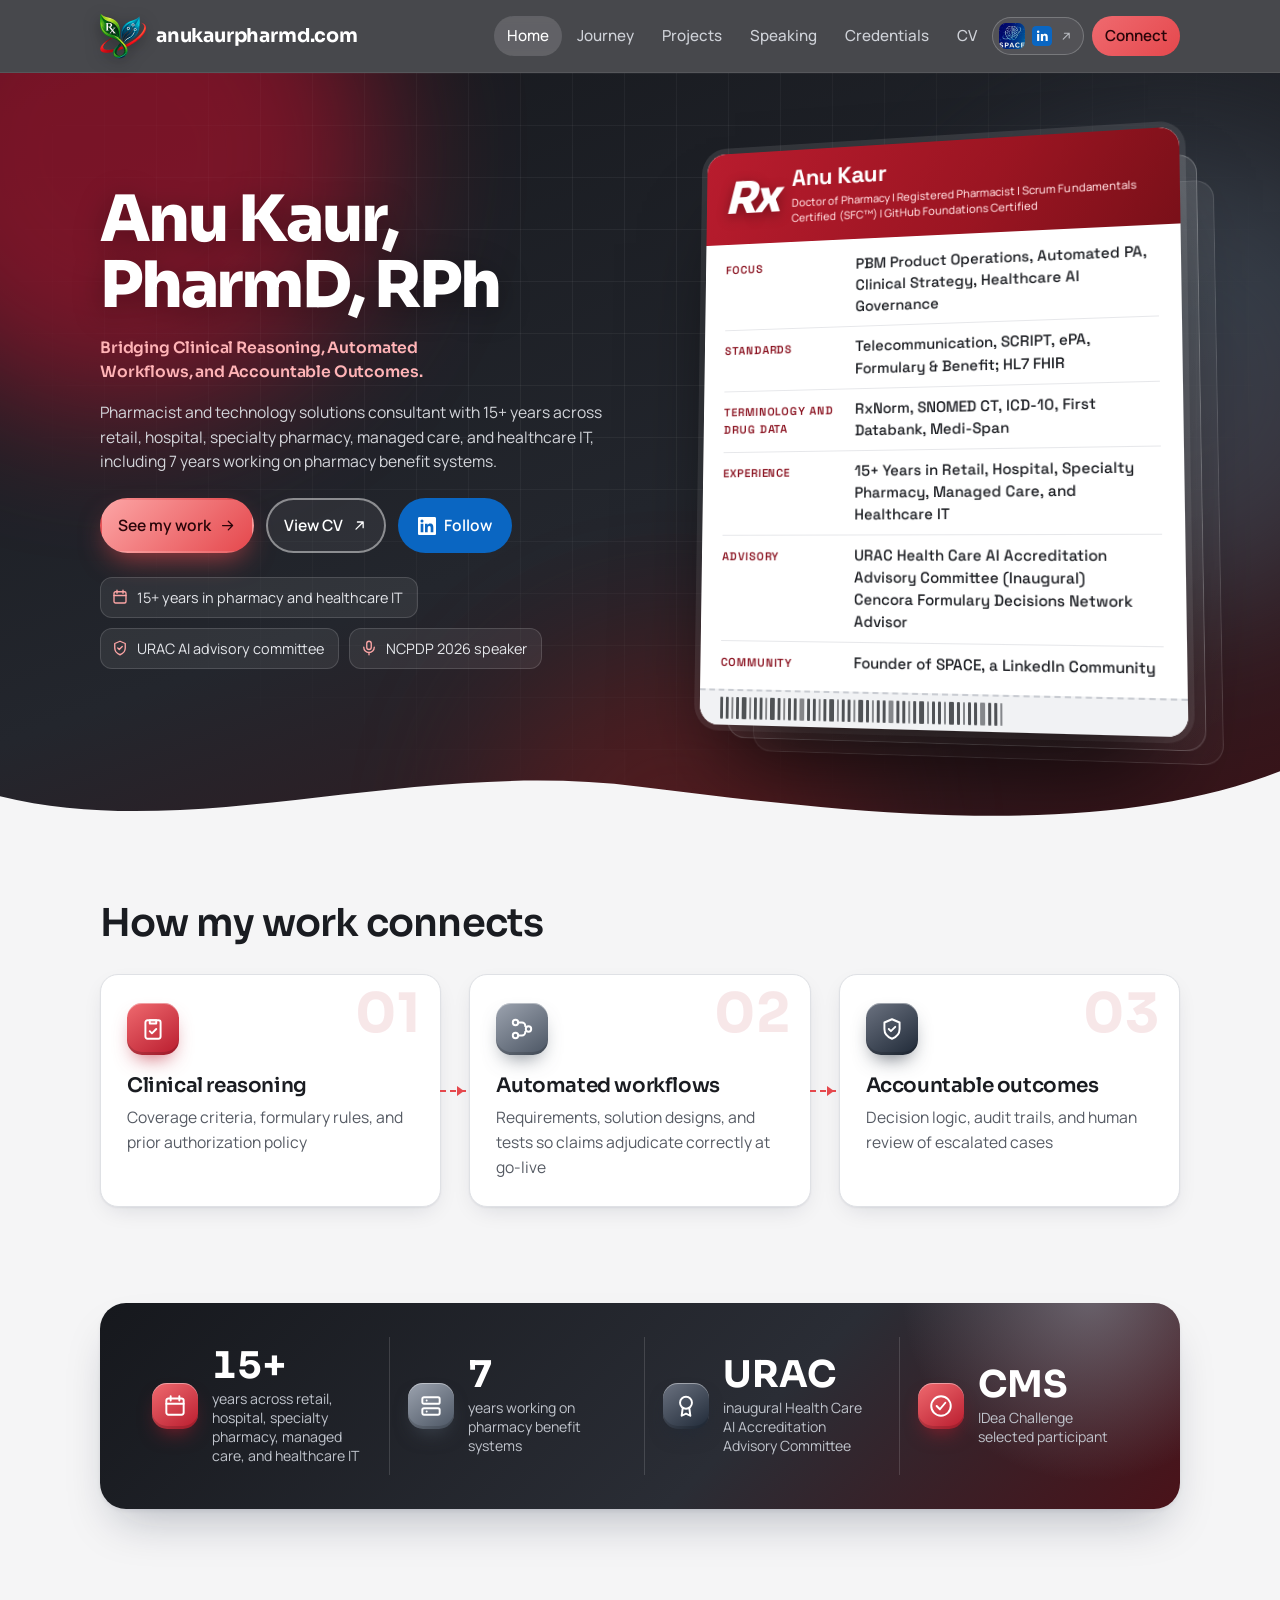
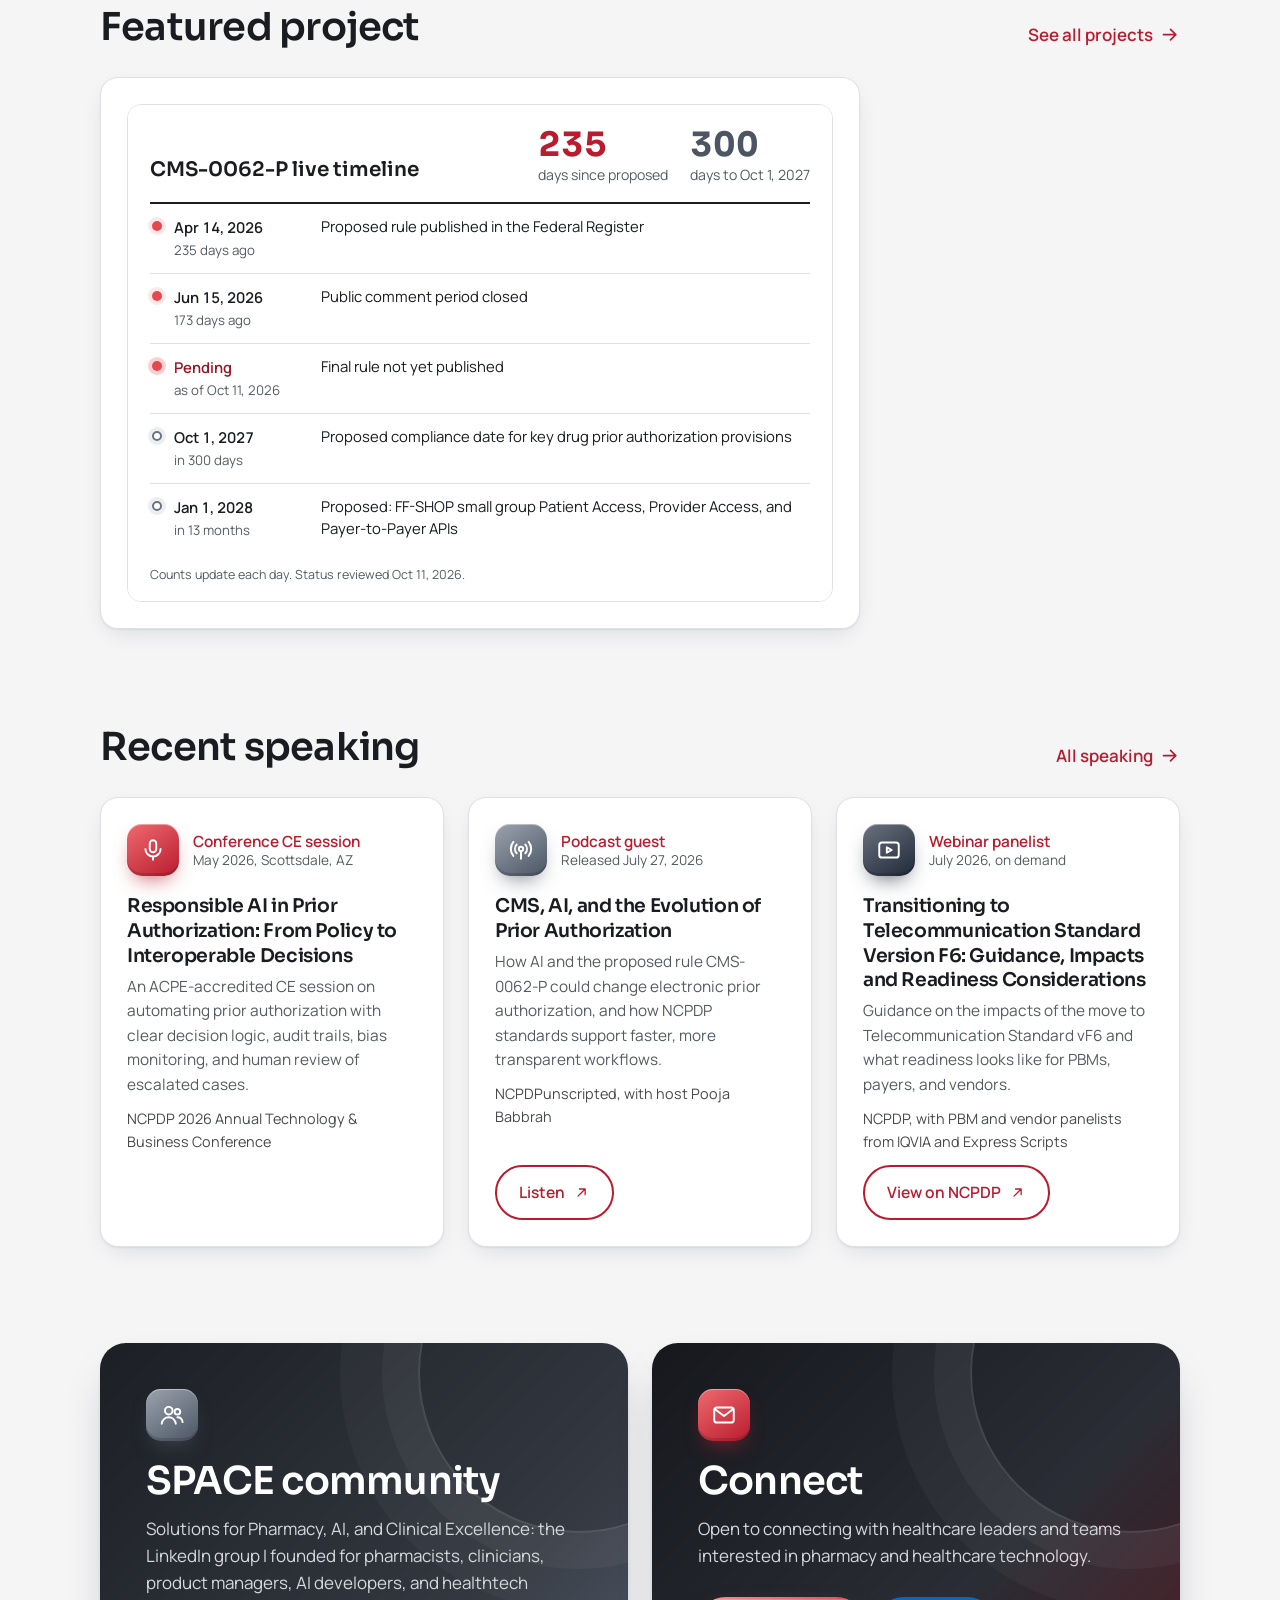
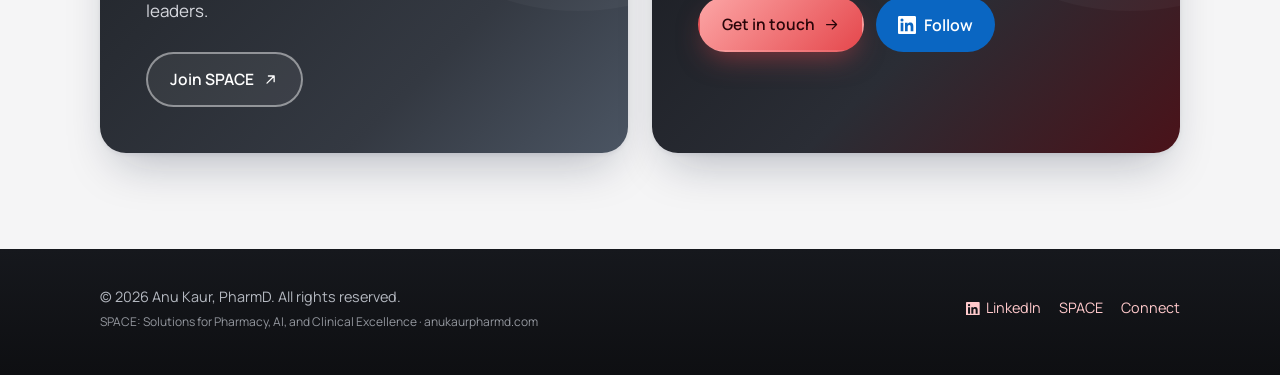
<file: index.html>
<!doctype html>
<html lang="en" class="no-js">
<head>
<meta charset="utf-8">
<meta name="viewport" content="width=device-width, initial-scale=1">
<title>Anu Kaur, PharmD, RPh | Clinical reasoning, automated workflows, accountable outcomes</title>
<meta name="description" content="Pharmacist and technology solutions consultant with 15+ years across retail, hospital, specialty pharmacy, managed care, and healthcare IT.">
<meta name="author" content="Anu Kaur, PharmD, RPh">
<link rel="canonical" href="https://anukaurpharmd.com/">
<meta property="og:type" content="website">
<meta property="og:site_name" content="Anu Kaur, PharmD">
<meta property="og:title" content="Anu Kaur, PharmD, RPh | Clinical reasoning, automated workflows, accountable outcomes">
<meta property="og:description" content="Pharmacist and technology solutions consultant with 15+ years across retail, hospital, specialty pharmacy, managed care, and healthcare IT.">
<meta property="og:url" content="https://anukaurpharmd.com/">
<meta property="og:image" content="https://anukaurpharmd.com/assets/og.jpg">
<meta name="twitter:card" content="summary_large_image">
<meta name="theme-color" content="#16181d">
<link rel="icon" type="image/png" href="assets/favicon.png">
<link rel="apple-touch-icon" href="assets/apple-touch-icon.png">
<link rel="preload" href="assets/fonts/manrope-latin-400-normal.woff2" as="font" type="font/woff2" crossorigin>
<link rel="preload" href="assets/fonts/sora-latin-800-normal.woff2" as="font" type="font/woff2" crossorigin>
<link rel="stylesheet" href="styles.css">
<script type="application/ld+json">{"@context": "https://schema.org", "@type": "Person", "name": "Anu Kaur", "honorificSuffix": "PharmD, RPh", "jobTitle": "Pharmacist and technology solutions consultant", "url": "https://anukaurpharmd.com/", "sameAs": ["https://www.linkedin.com/in/anudeepkaur/"], "alumniOf": "Midwestern University College of Pharmacy", "knowsAbout": ["Pharmacy benefit management", "Prior authorization", "NCPDP standards", "Healthcare AI governance"]}</script>
</head>
<body>
<a class="skip" href="#main">Skip to content</a>
<header class="site-header">
  <div class="wrap">
    <a class="wordmark" href="index.html"><img class="logo" src="assets/logo.png" alt="" width="36" height="36"><span class="nm">anukaurpharmd.com</span></a>
    <button class="menu-btn" type="button" aria-expanded="false" aria-controls="site-nav">Menu</button>
    <nav class="nav" id="site-nav" aria-label="Main">
      <a href="index.html" aria-current="page">Home</a>
      <a href="journey.html">Journey</a>
      <a href="projects.html">Projects</a>
      <a href="speaking.html">Speaking</a>
      <a href="credentials.html">Credentials</a>
      <a href="cv.html">CV</a>
      <a class="nav-space" href="https://www.linkedin.com/groups/14761009/" target="_blank" rel="noopener" title="SPACE on LinkedIn: opens the group in a new tab" aria-label="SPACE, our LinkedIn group (opens in a new tab)"><img src="assets/space-logo.png" alt="" width="26" height="26"><svg class="li" viewBox="0 0 24 24" aria-hidden="true"><rect width="24" height="24" rx="4.5" fill="#0A66C2"/><path fill="#fff" d="M6.1 9.5h2.6V18H6.1zM7.4 5.5a1.5 1.5 0 110 3 1.5 1.5 0 010-3zM10.6 9.5h2.5v1.2c.4-.7 1.3-1.4 2.7-1.4 2.6 0 3.1 1.7 3.1 3.9V18h-2.6v-4.3c0-1 0-2.3-1.4-2.3s-1.6 1.1-1.6 2.2V18h-2.7z"/></svg><span class="nm-m">SPACE on LinkedIn</span><svg class="ic" viewBox="0 0 24 24" aria-hidden="true"><path d="M7 17L17 7M9 7h8v8"/></svg></a>
      <a href="connect.html" class="nav-cta">Connect</a>
    </nav>
  </div>
</header>
<main id="main">
  <div class="stage" aria-labelledby="hero-title"><div class="aurora" aria-hidden="true"><i class="b1"></i><i class="b2"></i><i class="b3"></i></div><div class="grid-bg" aria-hidden="true"></div>
    <div class="wrap hero">
      <div class="hero-copy">
        <h1 id="hero-title" class="rise" style="--i:0">Anu Kaur, PharmD, RPh</h1>
        <p class="tagline rise" style="--i:1">Bridging Clinical Reasoning, Automated Workflows, and Accountable Outcomes.</p>
        <p class="rise" style="--i:2">Pharmacist and technology solutions consultant with 15+ years across retail, hospital, specialty pharmacy, managed care, and healthcare IT, including 7 years working on pharmacy benefit systems.</p>
        <div class="actions rise" style="--i:3">
          <a class="btn btn-primary" href="projects.html">See my work <svg class="ic" viewBox="0 0 24 24" aria-hidden="true"><path d="M5 12h14M13 6l6 6-6 6"/></svg></a>
          <a class="btn btn-quiet" href="cv.html">View CV <svg class="ic" viewBox="0 0 24 24" aria-hidden="true"><path d="M7 17L17 7M9 7h8v8"/></svg></a>
          <a class="li-follow-btn" href="https://www.linkedin.com/in/anudeepkaur/" target="_blank" rel="noopener noreferrer" aria-label="Follow Anu Kaur on LinkedIn"><svg viewBox="0 0 24 24" aria-hidden="true"><path d="M20.45 20.45h-3.56v-5.57c0-1.33-.03-3.04-1.85-3.04-1.86 0-2.14 1.45-2.14 2.95v5.66H9.35V9h3.41v1.56h.05c.48-.9 1.64-1.85 3.37-1.85 3.6 0 4.27 2.37 4.27 5.46v6.28zM5.34 7.43a2.06 2.06 0 1 1 0-4.12 2.06 2.06 0 0 1 0 4.12zM7.12 20.45H3.56V9h3.56v11.45zM22.22 0H1.77C.79 0 0 .77 0 1.73v20.54C0 23.23.79 24 1.77 24h20.45c.98 0 1.78-.77 1.78-1.73V1.73C24 .77 23.2 0 22.22 0z"/></svg> Follow</a>
        </div>
        <ul class="trust rise" style="--i:4" aria-label="Highlights">
          <li><svg class="ic" viewBox="0 0 24 24" aria-hidden="true"><rect x="4" y="5" width="16" height="15" rx="2"/><path d="M4 10h16M8 3v4M16 3v4"/></svg> 15+ years in pharmacy and healthcare IT</li>
          <li><svg class="ic" viewBox="0 0 24 24" aria-hidden="true"><path d="M12 3l7 3v6c0 4.5-3 7.5-7 9-4-1.5-7-4.5-7-9V6z"/><path d="M9 12l2 2 4-4"/></svg> URAC AI advisory committee</li>
          <li><svg class="ic" viewBox="0 0 24 24" aria-hidden="true"><rect x="9" y="3" width="6" height="11" rx="3"/><path d="M5 11a7 7 0 0014 0M12 18v3"/></svg> NCPDP 2026 speaker</li>
        </ul>
      </div>
      <div class="scene" data-tilt>
        <div class="tilt">
          <div class="sheet s2" aria-hidden="true"></div><div class="sheet s1" aria-hidden="true"></div>
          <aside class="rx-label" aria-label="Profile summary">
            <div class="rx-top">
              <span class="rx-mark" aria-hidden="true">Rx</span>
              <span class="rx-name"><span class="rx-nm">Anu Kaur</span><small>Doctor of Pharmacy | Registered Pharmacist | Scrum Fundamentals Certified (SFC&trade;) | GitHub Foundations Certified</small></span>
            </div>
            <dl class="rx-fields">
              <div><dt>Focus</dt><dd>PBM Product Operations, Automated PA, Clinical Strategy, Healthcare AI Governance</dd></div>
              <div><dt>Standards</dt><dd>Telecommunication, SCRIPT, ePA, Formulary &amp; Benefit; HL7 FHIR</dd></div>
              <div><dt>Terminology and Drug Data</dt><dd>RxNorm, SNOMED CT, ICD-10, First Databank, Medi-Span</dd></div>
              <div><dt>Experience</dt><dd>15+ Years in Retail, Hospital, Specialty Pharmacy, Managed Care, and Healthcare IT</dd></div>
              <div><dt>Advisory</dt><dd>URAC Health Care AI Accreditation Advisory Committee (Inaugural)<br>Cencora Formulary Decisions Network Advisor</dd></div>
              <div><dt>Community</dt><dd>Founder of SPACE, a LinkedIn Community</dd></div>
            </dl>
            <div class="rx-perf" aria-hidden="true"><i></i><i></i><i></i><i></i><i></i><i></i><i></i><i></i><i></i><i></i><i></i><i></i><i></i><i></i><i></i><i></i><i></i><i></i><i></i><i></i><i></i><i></i><i></i><i></i><i></i><i></i><i></i><i></i><i></i><i></i><i></i><i></i><i></i><i></i><i></i><i></i><i></i><i></i><i></i><i></i><i></i><i></i><i></i><i></i><i></i><i></i><i></i><i></i></div>
          </aside>
          
        </div>
      </div>
    </div>
    <svg class="wave" viewBox="0 0 1440 80" preserveAspectRatio="none" aria-hidden="true"><path d="M0 44C220 94 460 4 720 34s520 56 720-16V80H0z"/></svg>
  </div>

  <section aria-labelledby="flow-title">
    <div class="wrap">
      <div class="section-head reveal"><h2 id="flow-title">How my work connects</h2></div>
      <ol class="flow">
        <li class="card reveal" style="--i:0"><span class="tile" aria-hidden="true"><svg class="ic" viewBox="0 0 24 24" aria-hidden="true"><rect x="5" y="4" width="14" height="17" rx="2"/><path d="M9 4h6v3H9zM9 14l2 2 4-4"/></svg></span><h3>Clinical reasoning</h3><p>Coverage criteria, formulary rules, and prior authorization policy</p><span class="link" aria-hidden="true"></span></li>
        <li class="card reveal" style="--i:1"><span class="tile violet" aria-hidden="true"><svg class="ic" viewBox="0 0 24 24" aria-hidden="true"><circle cx="6" cy="6" r="2.5"/><circle cx="18" cy="12" r="2.5"/><circle cx="6" cy="18" r="2.5"/><path d="M8.5 6H12a3 3 0 013 3v.5M8.5 18H12a3 3 0 003-3v-.5"/></svg></span><h3>Automated workflows</h3><p>Requirements, solution designs, and tests so claims adjudicate correctly at go-live</p><span class="link" aria-hidden="true"></span></li>
        <li class="card reveal" style="--i:2"><span class="tile amber" aria-hidden="true"><svg class="ic" viewBox="0 0 24 24" aria-hidden="true"><path d="M12 3l7 3v6c0 4.5-3 7.5-7 9-4-1.5-7-4.5-7-9V6z"/><path d="M9 12l2 2 4-4"/></svg></span><h3>Accountable outcomes</h3><p>Decision logic, audit trails, and human review of escalated cases</p></li>
      </ol>
    </div>
  </section>

  <section class="statband" aria-label="At a glance">
    <div class="wrap">
      <ul class="panel reveal">
        <li class="stat"><span class="tile" aria-hidden="true"><svg class="ic" viewBox="0 0 24 24" aria-hidden="true"><rect x="4" y="5" width="16" height="15" rx="2"/><path d="M4 10h16M8 3v4M16 3v4"/></svg></span><div><strong><span data-count="15">15</span>+</strong><span>years across retail, hospital, specialty pharmacy, managed care, and healthcare IT</span></div></li>
        <li class="stat"><span class="tile violet" aria-hidden="true"><svg class="ic" viewBox="0 0 24 24" aria-hidden="true"><rect x="4" y="4" width="16" height="6" rx="1.5"/><rect x="4" y="14" width="16" height="6" rx="1.5"/><path d="M8 7h.01M8 17h.01"/></svg></span><div><strong><span data-count="7">7</span></strong><span>years working on pharmacy benefit systems</span></div></li>
        <li class="stat"><span class="tile amber" aria-hidden="true"><svg class="ic" viewBox="0 0 24 24" aria-hidden="true"><circle cx="12" cy="9" r="5.5"/><path d="M9 13.8L8 21l4-2 4 2-1-7.2"/></svg></span><div><strong>URAC</strong><span>inaugural Health Care AI Accreditation Advisory Committee</span></div></li>
        <li class="stat"><a class="stat-link" href="projects.html#cms-idea-challenge" aria-label="CMS IDea Challenge selected participant. See details under Projects."><span class="tile" aria-hidden="true"><svg class="ic" viewBox="0 0 24 24" aria-hidden="true"><circle cx="12" cy="12" r="9"/><path d="M8 12l3 3 5-6"/></svg></span><div><strong>CMS</strong><span>IDea Challenge selected participant</span></div></a></li>
      </ul>
    </div>
  </section>

  <section aria-labelledby="featured-title">
    <div class="wrap">
      <div class="section-head reveal"><h2 id="featured-title">Featured project</h2><a href="projects.html">See all projects <svg class="ic" viewBox="0 0 24 24" aria-hidden="true"><path d="M5 12h14M13 6l6 6-6 6"/></svg></a></div>
      <div id="featured-project" class="project-list"></div>
      <noscript><p class="note">Turn on JavaScript to see the live project preview.</p></noscript>
    </div>
  </section>

  <section aria-labelledby="talks-title">
    <div class="wrap">
      <div class="section-head reveal"><h2 id="talks-title">Recent speaking</h2><a href="speaking.html">All speaking <svg class="ic" viewBox="0 0 24 24" aria-hidden="true"><path d="M5 12h14M13 6l6 6-6 6"/></svg></a></div>
      <div class="talks">
      <article class="talk card reveal" style="--i:0">
        <div class="top"><span class="tile" aria-hidden="true"><svg class="ic" viewBox="0 0 24 24" aria-hidden="true"><rect x="9" y="3" width="6" height="11" rx="3"/><path d="M5 11a7 7 0 0014 0M12 18v3"/></svg></span><p class="kind">Conference CE session<small>May 2026, Scottsdale, AZ</small></p></div>
        <div class="body"><h3>Responsible AI in Prior Authorization: From Policy to Interoperable Decisions</h3><p>An ACPE-accredited CE session on automating prior authorization with clear decision logic, audit trails, bias monitoring, and human review of escalated cases.</p><p class="venue">NCPDP 2026 Annual Technology &amp; Business Conference</p></div>
        
      </article>
      <article class="talk card reveal" style="--i:1">
        <div class="top"><span class="tile violet" aria-hidden="true"><svg class="ic" viewBox="0 0 24 24" aria-hidden="true"><circle cx="12" cy="11" r="2"/><path d="M8 7a6 6 0 000 8M16 7a6 6 0 010 8M5 4.5a10 10 0 000 13M19 4.5a10 10 0 010 13M12 13v7"/></svg></span><p class="kind">Podcast guest<small>Released July 27, 2026</small></p></div>
        <div class="body"><h3>CMS, AI, and the Evolution of Prior Authorization</h3><p>How AI and the proposed rule CMS-0062-P could change electronic prior authorization, and how NCPDP standards support faster, more transparent workflows.</p><p class="venue">NCPDPunscripted, with host Pooja Babbrah</p></div>
        <a class="btn btn-quiet" href="https://ncpdpunscripted.buzzsprout.com/1896793/episodes/19557745-cms-ai-and-the-evolution-of-prior-authorization" target="_blank" rel="noopener">Listen<svg class="ic" viewBox="0 0 24 24" aria-hidden="true"><path d="M7 17L17 7M9 7h8v8"/></svg></a>
      </article>
      <article class="talk card reveal" style="--i:2">
        <div class="top"><span class="tile amber" aria-hidden="true"><svg class="ic" viewBox="0 0 24 24" aria-hidden="true"><rect x="3" y="5" width="18" height="14" rx="2.5"/><path d="M10 9.5v5l4.5-2.5z"/></svg></span><p class="kind">Webinar panelist<small>July 2026, on demand</small></p></div>
        <div class="body"><h3>Transitioning to Telecommunication Standard Version F6: Guidance, Impacts and Readiness Considerations</h3><p>Guidance on the impacts of the move to Telecommunication Standard vF6 and what readiness looks like for PBMs, payers, and vendors.</p><p class="venue">NCPDP, with PBM and vendor panelists from IQVIA and Express Scripts</p></div>
        <a class="btn btn-quiet" href="https://ncpdp.org/NCPDPTelecomF6-HIPAAWebinars" target="_blank" rel="noopener">View on NCPDP<svg class="ic" viewBox="0 0 24 24" aria-hidden="true"><path d="M7 17L17 7M9 7h8v8"/></svg></a>
      </article>
      </div>
    </div>
  </section>

  <section aria-label="Community and contact">
    <div class="wrap bands">
      <div class="band violet reveal" style="--i:0">
        <span class="tile violet" aria-hidden="true"><svg class="ic" viewBox="0 0 24 24" aria-hidden="true"><circle cx="9" cy="8" r="3.5"/><path d="M2.5 20c.6-3.8 3.4-6 6.5-6s5.9 2.2 6.5 6"/><circle cx="17" cy="9" r="2.6"/><path d="M17 14c2.6 0 4.4 1.7 4.8 4.5"/></svg></span>
        <h2>SPACE community</h2>
        <p>Solutions for Pharmacy, AI, and Clinical Excellence: the LinkedIn group I founded for pharmacists, clinicians, product managers, AI developers, and healthtech leaders.</p>
        <div class="actions"><a class="btn btn-quiet" href="https://www.linkedin.com/groups/14761009/" target="_blank" rel="noopener">Join SPACE <svg class="ic" viewBox="0 0 24 24" aria-hidden="true"><path d="M7 17L17 7M9 7h8v8"/></svg></a></div>
      </div>
      <div class="band reveal" style="--i:1">
        <span class="tile" aria-hidden="true"><svg class="ic" viewBox="0 0 24 24" aria-hidden="true"><rect x="3" y="5" width="18" height="14" rx="2.5"/><path d="M4 7l8 6 8-6"/></svg></span>
        <h2>Connect</h2>
        <p>Open to connecting with healthcare leaders and teams interested in pharmacy and healthcare technology.</p>
        <div class="actions"><a class="btn btn-primary" href="connect.html">Get in touch <svg class="ic" viewBox="0 0 24 24" aria-hidden="true"><path d="M5 12h14M13 6l6 6-6 6"/></svg></a><a class="li-follow-btn" href="https://www.linkedin.com/in/anudeepkaur/" target="_blank" rel="noopener noreferrer" aria-label="Follow Anu Kaur on LinkedIn"><svg viewBox="0 0 24 24" aria-hidden="true"><path d="M20.45 20.45h-3.56v-5.57c0-1.33-.03-3.04-1.85-3.04-1.86 0-2.14 1.45-2.14 2.95v5.66H9.35V9h3.41v1.56h.05c.48-.9 1.64-1.85 3.37-1.85 3.6 0 4.27 2.37 4.27 5.46v6.28zM5.34 7.43a2.06 2.06 0 1 1 0-4.12 2.06 2.06 0 0 1 0 4.12zM7.12 20.45H3.56V9h3.56v11.45zM22.22 0H1.77C.79 0 0 .77 0 1.73v20.54C0 23.23.79 24 1.77 24h20.45c.98 0 1.78-.77 1.78-1.73V1.73C24 .77 23.2 0 22.22 0z"/></svg> Follow</a></div>
      </div>
    </div>
  </section>
</main>
<footer class="site-footer">
  <div class="wrap">
    <p class="legal">© 2026 Anu Kaur, PharmD. All rights reserved.<small>SPACE: Solutions for Pharmacy, AI, and Clinical Excellence · anukaurpharmd.com</small></p>
    <nav aria-label="Elsewhere">
      <a href="https://www.linkedin.com/in/anudeepkaur/" target="_blank" rel="noopener"><svg class="li-sm" viewBox="0 0 24 24" aria-hidden="true"><path d="M20.45 20.45h-3.56v-5.57c0-1.33-.03-3.04-1.85-3.04-1.86 0-2.14 1.45-2.14 2.95v5.66H9.35V9h3.41v1.56h.05c.48-.9 1.64-1.85 3.37-1.85 3.6 0 4.27 2.37 4.27 5.46v6.28zM5.34 7.43a2.06 2.06 0 1 1 0-4.12 2.06 2.06 0 0 1 0 4.12zM7.12 20.45H3.56V9h3.56v11.45zM22.22 0H1.77C.79 0 0 .77 0 1.73v20.54C0 23.23.79 24 1.77 24h20.45c.98 0 1.78-.77 1.78-1.73V1.73C24 .77 23.2 0 22.22 0z"/></svg>LinkedIn</a>
      <a href="https://www.linkedin.com/groups/14761009/" target="_blank" rel="noopener">SPACE</a>
      <a href="connect.html">Connect</a>
    </nav>
  </div>
</footer>
<script src="icons.js"></script>
<script src="projects-data.js"></script>
<script src="site.js"></script>
</body>
</html>
</file>
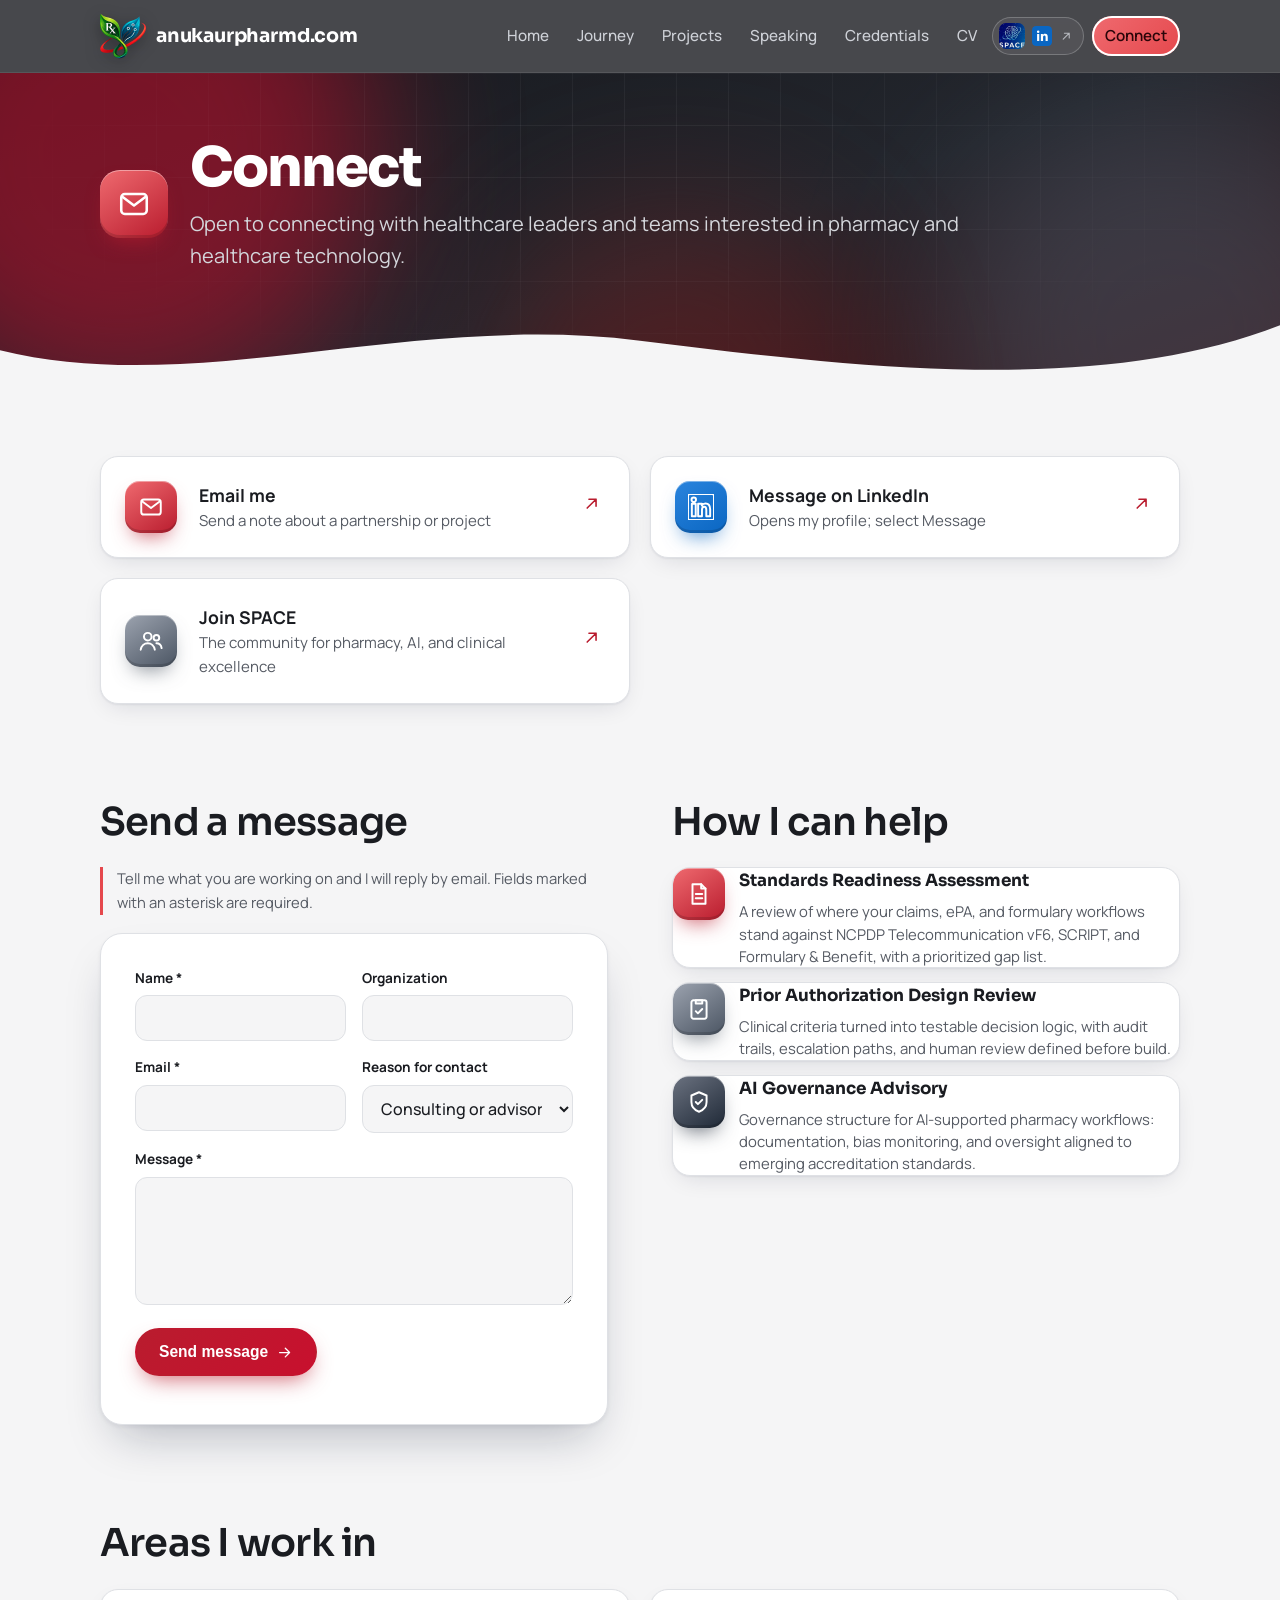
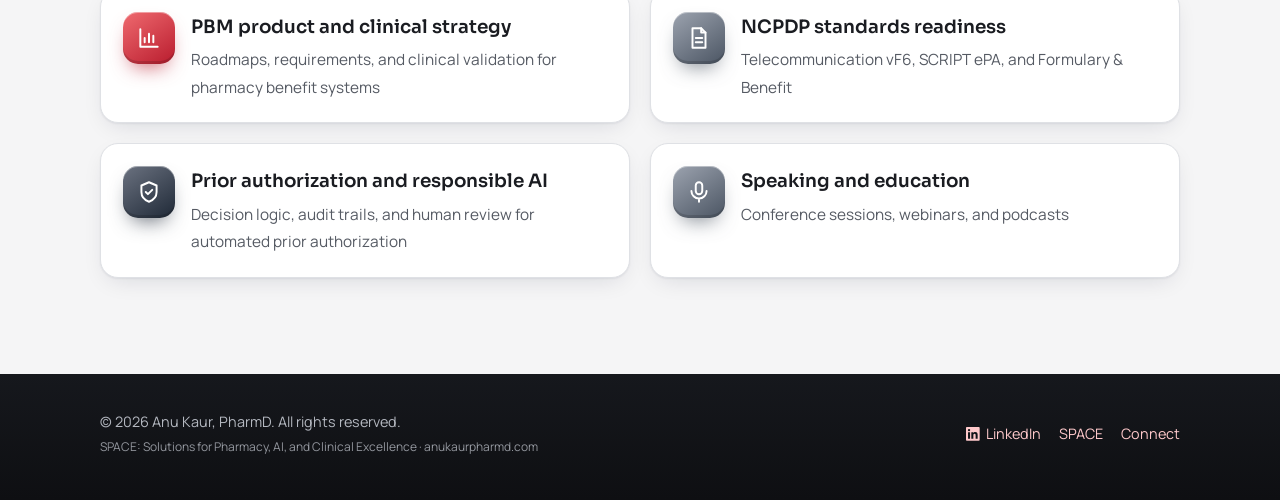
<file: connect.html>
<!doctype html>
<html lang="en" class="no-js">
<head>
<meta charset="utf-8">
<meta name="viewport" content="width=device-width, initial-scale=1">
<title>Connect | Anu Kaur, PharmD, RPh</title>
<meta name="description" content="Connect with Anu Kaur, PharmD: email, LinkedIn message, follow, or join the SPACE community.">
<meta name="author" content="Anu Kaur, PharmD, RPh">
<link rel="canonical" href="https://anukaurpharmd.com/connect.html">
<meta property="og:type" content="website">
<meta property="og:site_name" content="Anu Kaur, PharmD">
<meta property="og:title" content="Connect | Anu Kaur, PharmD, RPh">
<meta property="og:description" content="Connect with Anu Kaur, PharmD: email, LinkedIn message, follow, or join the SPACE community.">
<meta property="og:url" content="https://anukaurpharmd.com/connect.html">
<meta property="og:image" content="https://anukaurpharmd.com/assets/og.jpg">
<meta name="twitter:card" content="summary_large_image">
<meta name="theme-color" content="#16181d">
<link rel="icon" type="image/png" href="assets/favicon.png">
<link rel="apple-touch-icon" href="assets/apple-touch-icon.png">
<link rel="preload" href="assets/fonts/manrope-latin-400-normal.woff2" as="font" type="font/woff2" crossorigin>
<link rel="preload" href="assets/fonts/sora-latin-800-normal.woff2" as="font" type="font/woff2" crossorigin>
<link rel="stylesheet" href="styles.css">
<script type="application/ld+json">{"@context":"https://schema.org","@type":"Person","name":"Anu Kaur","honorificSuffix":"PharmD, RPh","jobTitle":"Pharmacist and technology solutions consultant","url":"https://anukaurpharmd.com/","image":"https://anukaurpharmd.com/assets/og.jpg","sameAs":["https://www.linkedin.com/in/anudeepkaur/"],"alumniOf":"Midwestern University College of Pharmacy","knowsAbout":["Pharmacy benefit management","Prior authorization","NCPDP standards","Healthcare AI governance"]}</script>
</head>
<body>
<a class="skip" href="#main">Skip to content</a>
<header class="site-header">
  <div class="wrap">
    <a class="wordmark" href="index.html"><img class="logo" src="assets/logo.png" alt="" width="36" height="36"><span class="nm">anukaurpharmd.com</span></a>
    <button class="menu-btn" type="button" aria-expanded="false" aria-controls="site-nav">Menu</button>
    <nav class="nav" id="site-nav" aria-label="Main">
      <a href="index.html">Home</a>
      <a href="journey.html">Journey</a>
      <a href="projects.html">Projects</a>
      <a href="speaking.html">Speaking</a>
      <a href="credentials.html">Credentials</a>
      <a href="cv.html">CV</a>
      <a class="nav-space" href="https://www.linkedin.com/groups/14761009/" target="_blank" rel="noopener" title="SPACE on LinkedIn: opens the group in a new tab" aria-label="SPACE, our LinkedIn group (opens in a new tab)"><img src="assets/space-logo.png" alt="" width="26" height="26"><svg class="li" viewBox="0 0 24 24" aria-hidden="true"><rect width="24" height="24" rx="4.5" fill="#0A66C2"/><path fill="#fff" d="M6.1 9.5h2.6V18H6.1zM7.4 5.5a1.5 1.5 0 110 3 1.5 1.5 0 010-3zM10.6 9.5h2.5v1.2c.4-.7 1.3-1.4 2.7-1.4 2.6 0 3.1 1.7 3.1 3.9V18h-2.6v-4.3c0-1 0-2.3-1.4-2.3s-1.6 1.1-1.6 2.2V18h-2.7z"/></svg><span class="nm-m">SPACE on LinkedIn</span><svg class="ic" viewBox="0 0 24 24" aria-hidden="true"><path d="M7 17L17 7M9 7h8v8"/></svg></a>
      <a href="connect.html" class="nav-cta" aria-current="page">Connect</a>
    </nav>
  </div>
</header>
<main id="main">
  <div class="stage small page-head"><div class="aurora" aria-hidden="true"><i class="b1"></i><i class="b2"></i><i class="b3"></i></div><div class="grid-bg" aria-hidden="true"></div>
    <div class="wrap">
      <span class="rise" style="--i:0"><span class="tile" aria-hidden="true"><svg class="ic" viewBox="0 0 24 24" aria-hidden="true"><rect x="3" y="5" width="18" height="14" rx="2.5"/><path d="M4 7l8 6 8-6"/></svg></span></span>
      <div class="tx"><h1 class="rise" style="--i:1">Connect</h1><p class="rise" style="--i:2">Open to connecting with healthcare leaders and teams interested in pharmacy and healthcare technology.</p></div>
    </div>
    <svg class="wave" viewBox="0 0 1440 80" preserveAspectRatio="none" aria-hidden="true"><path d="M0 44C220 94 460 4 720 34s520 56 720-16V80H0z"/></svg>
  </div>
  <section aria-labelledby="ways-title">
    <div class="wrap">
      <h2 id="ways-title" class="visually-hidden">Ways to reach me</h2>
      <div class="ways">
        <a class="way card reveal" style="--i:0" href="#" data-mail="Partnership inquiry"><span class="tile" aria-hidden="true"><svg class="ic" viewBox="0 0 24 24" aria-hidden="true"><rect x="3" y="5" width="18" height="14" rx="2.5"/><path d="M4 7l8 6 8-6"/></svg></span><div><strong>Email me</strong><span class="d">Send a note about a partnership or project</span></div><span class="go"><svg class="ic" viewBox="0 0 24 24" aria-hidden="true"><path d="M7 17L17 7M9 7h8v8"/></svg></span></a>
        <a class="way card reveal" style="--i:1" href="https://www.linkedin.com/in/anudeepkaur/" target="_blank" rel="noopener"><span class="tile li-tile" aria-hidden="true"><svg class="ic" viewBox="0 0 24 24"><path d="M20.45 20.45h-3.56v-5.57c0-1.33-.03-3.04-1.85-3.04-1.86 0-2.14 1.45-2.14 2.95v5.66H9.35V9h3.41v1.56h.05c.48-.9 1.64-1.85 3.37-1.85 3.6 0 4.27 2.37 4.27 5.46v6.28zM5.34 7.43a2.06 2.06 0 1 1 0-4.12 2.06 2.06 0 0 1 0 4.12zM7.12 20.45H3.56V9h3.56v11.45zM22.22 0H1.77C.79 0 0 .77 0 1.73v20.54C0 23.23.79 24 1.77 24h20.45c.98 0 1.78-.77 1.78-1.73V1.73C24 .77 23.2 0 22.22 0z"/></svg></span><div><strong>Message on LinkedIn</strong><span class="d">Opens my profile; select Message</span></div><span class="go"><svg class="ic" viewBox="0 0 24 24" aria-hidden="true"><path d="M7 17L17 7M9 7h8v8"/></svg></span></a>
        <a class="way card reveal" style="--i:2" href="https://www.linkedin.com/groups/14761009/" target="_blank" rel="noopener"><span class="tile violet" aria-hidden="true"><svg class="ic" viewBox="0 0 24 24" aria-hidden="true"><circle cx="9" cy="8" r="3.5"/><path d="M2.5 20c.6-3.8 3.4-6 6.5-6s5.9 2.2 6.5 6"/><circle cx="17" cy="9" r="2.6"/><path d="M17 14c2.6 0 4.4 1.7 4.8 4.5"/></svg></span><div><strong>Join SPACE</strong><span class="d">The community for pharmacy, AI, and clinical excellence</span></div><span class="go"><svg class="ic" viewBox="0 0 24 24" aria-hidden="true"><path d="M7 17L17 7M9 7h8v8"/></svg></span></a>
      </div>
    </div>
  </section>
  <section aria-labelledby="form-title">
    <div class="wrap two-col">
      <div>
        <h2 id="form-title">Send a message</h2>
        <p class="note" style="margin:0 0 18px">Tell me what you are working on and I will reply by email. Fields marked with an asterisk are required.</p>
        <form class="form-card reveal" id="contact-form" novalidate>
          <div class="form-row">
            <label class="field"><span>Name *</span><input type="text" name="name" autocomplete="name" required></label>
            <label class="field"><span>Organization</span><input type="text" name="org" autocomplete="organization"></label>
          </div>
          <div class="form-row">
            <label class="field"><span>Email *</span><input type="email" name="email" autocomplete="email" required></label>
            <label class="field"><span>Reason for contact</span>
              <select name="reason">
                <option>Consulting or advisory</option>
                <option>Speaking invitation</option>
                <option>NCPDP standards readiness</option>
                <option>Prior authorization and AI governance</option>
                <option>Early access to a tool</option>
                <option>Something else</option>
              </select>
            </label>
          </div>
          <label class="field"><span>Message *</span><textarea name="message" required></textarea></label>
          <div aria-hidden="true" style="position:absolute;left:-9999px;width:1px;height:1px;overflow:hidden"><label>Leave this field empty <input type="text" name="website" tabindex="-1" autocomplete="off"></label></div>
          <button class="btn btn-primary" type="submit">Send message <svg class="ic" viewBox="0 0 24 24" aria-hidden="true"><path d="M5 12h14M13 6l6 6-6 6"/></svg></button>
          <p class="form-note" id="form-status" role="status" aria-live="polite"></p>
        </form>
      </div>
      <div>
        <h2>How I can help</h2>
        <ul class="engage">
          <li class="card reveal" style="--i:0"><span class="tile" aria-hidden="true"><svg class="ic" viewBox="0 0 24 24" aria-hidden="true"><path d="M6 3h8l4 4v14H6z"/><path d="M14 3v4h4M9 12h6M9 16h6"/></svg></span><div><strong>Standards Readiness Assessment</strong><span class="d">A review of where your claims, ePA, and formulary workflows stand against NCPDP Telecommunication vF6, SCRIPT, and Formulary &amp; Benefit, with a prioritized gap list.</span></div></li>
          <li class="card reveal" style="--i:1"><span class="tile violet" aria-hidden="true"><svg class="ic" viewBox="0 0 24 24" aria-hidden="true"><rect x="5" y="4" width="14" height="17" rx="2"/><path d="M9 4h6v3H9zM9 14l2 2 4-4"/></svg></span><div><strong>Prior Authorization Design Review</strong><span class="d">Clinical criteria turned into testable decision logic, with audit trails, escalation paths, and human review defined before build.</span></div></li>
          <li class="card reveal" style="--i:2"><span class="tile amber" aria-hidden="true"><svg class="ic" viewBox="0 0 24 24" aria-hidden="true"><path d="M12 3l7 3v6c0 4.5-3 7.5-7 9-4-1.5-7-4.5-7-9V6z"/><path d="M9 12l2 2 4-4"/></svg></span><div><strong>AI Governance Advisory</strong><span class="d">Governance structure for AI-supported pharmacy workflows: documentation, bias monitoring, and oversight aligned to emerging accreditation standards.</span></div></li>
        </ul>
      </div>
    </div>
  </section>
  <section aria-labelledby="areas-title">
    <div class="wrap">
      <h2 id="areas-title" class="reveal" style="margin-bottom:24px">Areas I work in</h2>
      <ul class="areas">
        <li class="card reveal" style="--i:0"><span class="tile" aria-hidden="true"><svg class="ic" viewBox="0 0 24 24" aria-hidden="true"><path d="M4 20V4M4 20h16"/><path d="M8 16v-4M12 16V8M16 16v-6"/></svg></span><div><strong>PBM product and clinical strategy</strong><span class="d">Roadmaps, requirements, and clinical validation for pharmacy benefit systems</span></div></li>
        <li class="card reveal" style="--i:1"><span class="tile violet" aria-hidden="true"><svg class="ic" viewBox="0 0 24 24" aria-hidden="true"><path d="M6 3h8l4 4v14H6z"/><path d="M14 3v4h4M9 12h6M9 16h6"/></svg></span><div><strong>NCPDP standards readiness</strong><span class="d">Telecommunication vF6, SCRIPT ePA, and Formulary &amp; Benefit</span></div></li>
        <li class="card reveal" style="--i:2"><span class="tile amber" aria-hidden="true"><svg class="ic" viewBox="0 0 24 24" aria-hidden="true"><path d="M12 3l7 3v6c0 4.5-3 7.5-7 9-4-1.5-7-4.5-7-9V6z"/><path d="M9 12l2 2 4-4"/></svg></span><div><strong>Prior authorization and responsible AI</strong><span class="d">Decision logic, audit trails, and human review for automated prior authorization</span></div></li>
        <li class="card reveal" style="--i:3"><span class="tile violet" aria-hidden="true"><svg class="ic" viewBox="0 0 24 24" aria-hidden="true"><rect x="9" y="3" width="6" height="11" rx="3"/><path d="M5 11a7 7 0 0014 0M12 18v3"/></svg></span><div><strong>Speaking and education</strong><span class="d">Conference sessions, webinars, and podcasts</span></div></li>
      </ul>
    </div>
  </section>
</main>
<footer class="site-footer">
  <div class="wrap">
    <p class="legal">© 2026 Anu Kaur, PharmD. All rights reserved.<small>SPACE: Solutions for Pharmacy, AI, and Clinical Excellence · anukaurpharmd.com</small></p>
    <nav aria-label="Elsewhere">
      <a href="https://www.linkedin.com/in/anudeepkaur/" target="_blank" rel="noopener"><svg class="li-sm" viewBox="0 0 24 24" aria-hidden="true"><path d="M20.45 20.45h-3.56v-5.57c0-1.33-.03-3.04-1.85-3.04-1.86 0-2.14 1.45-2.14 2.95v5.66H9.35V9h3.41v1.56h.05c.48-.9 1.64-1.85 3.37-1.85 3.6 0 4.27 2.37 4.27 5.46v6.28zM5.34 7.43a2.06 2.06 0 1 1 0-4.12 2.06 2.06 0 0 1 0 4.12zM7.12 20.45H3.56V9h3.56v11.45zM22.22 0H1.77C.79 0 0 .77 0 1.73v20.54C0 23.23.79 24 1.77 24h20.45c.98 0 1.78-.77 1.78-1.73V1.73C24 .77 23.2 0 22.22 0z"/></svg>LinkedIn</a>
      <a href="https://www.linkedin.com/groups/14761009/" target="_blank" rel="noopener">SPACE</a>
      <a href="connect.html">Connect</a>
    </nav>
  </div>
</footer>
<script src="site.js"></script>
</body>
</html>
</file>
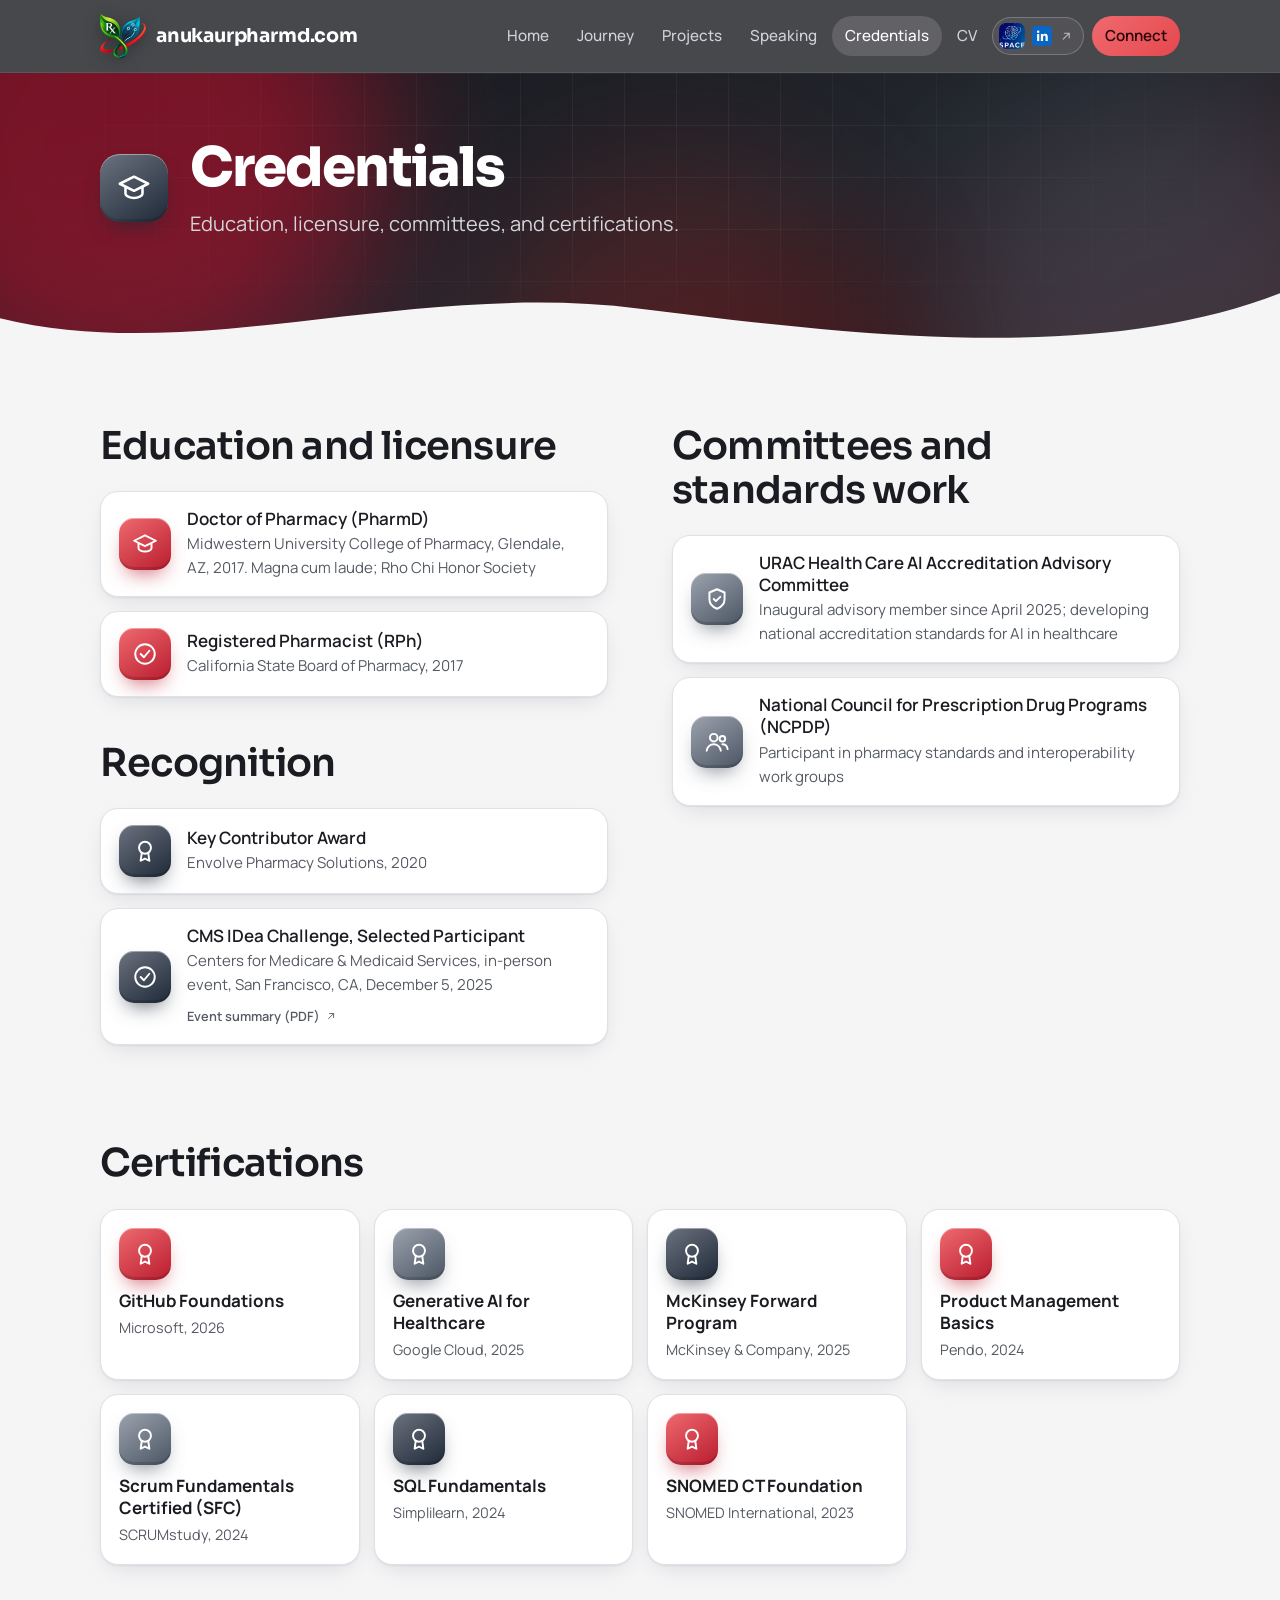
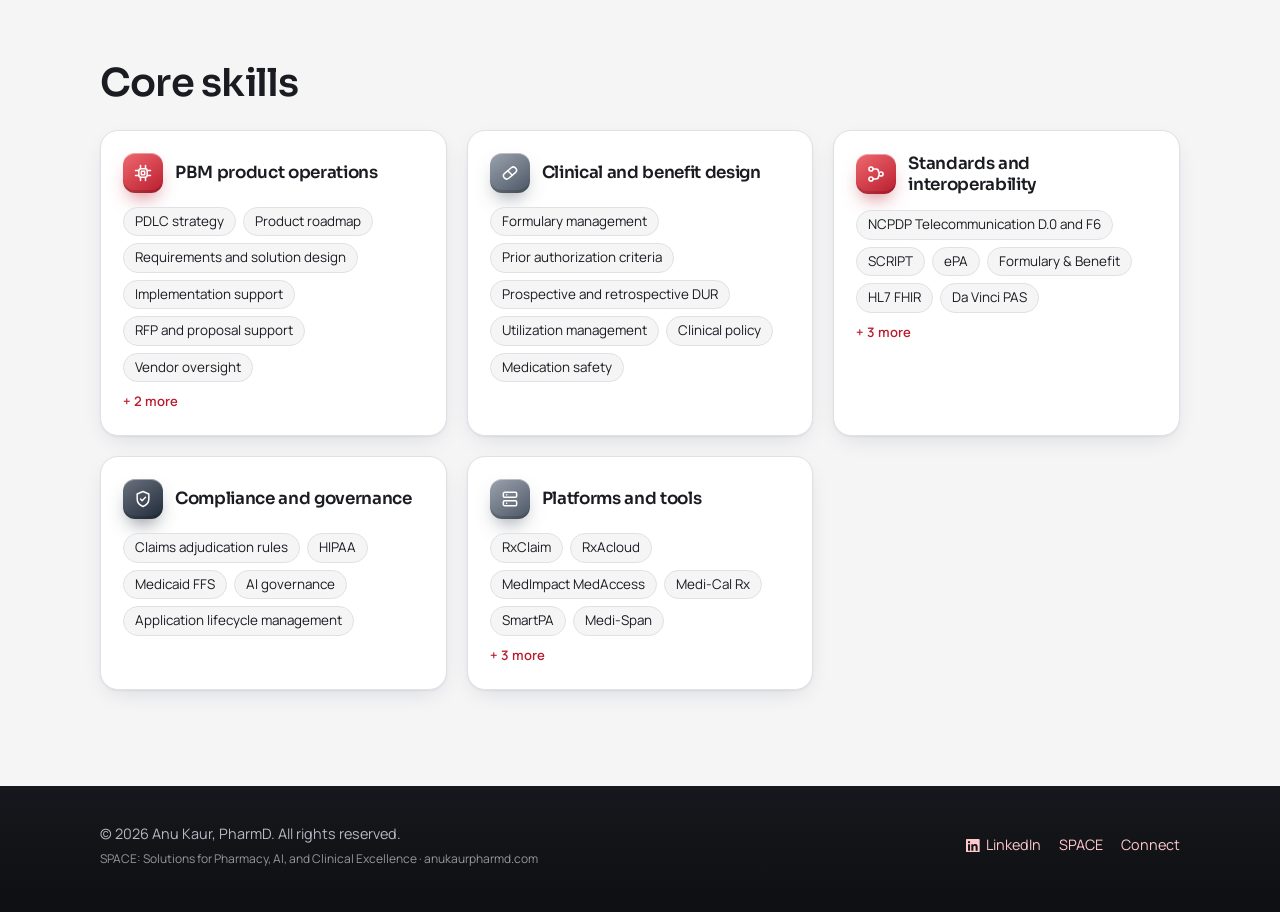
<file: credentials.html>
<!doctype html>
<html lang="en" class="no-js">
<head>
<meta charset="utf-8">
<meta name="viewport" content="width=device-width, initial-scale=1">
<title>Credentials | Anu Kaur, PharmD, RPh</title>
<meta name="description" content="Education, licensure, committees, certifications, and core skills.">
<meta name="author" content="Anu Kaur, PharmD, RPh">
<link rel="canonical" href="https://anukaurpharmd.com/credentials.html">
<meta property="og:type" content="website">
<meta property="og:site_name" content="Anu Kaur, PharmD">
<meta property="og:title" content="Credentials | Anu Kaur, PharmD, RPh">
<meta property="og:description" content="Education, licensure, committees, certifications, and core skills.">
<meta property="og:url" content="https://anukaurpharmd.com/credentials.html">
<meta property="og:image" content="https://anukaurpharmd.com/assets/og.jpg">
<meta name="twitter:card" content="summary_large_image">
<meta name="theme-color" content="#16181d">
<link rel="icon" type="image/png" href="assets/favicon.png">
<link rel="apple-touch-icon" href="assets/apple-touch-icon.png">
<link rel="preload" href="assets/fonts/manrope-latin-400-normal.woff2" as="font" type="font/woff2" crossorigin>
<link rel="preload" href="assets/fonts/sora-latin-800-normal.woff2" as="font" type="font/woff2" crossorigin>
<link rel="stylesheet" href="styles.css">
<script type="application/ld+json">{"@context":"https://schema.org","@type":"Person","name":"Anu Kaur","honorificSuffix":"PharmD, RPh","jobTitle":"Pharmacist and technology solutions consultant","url":"https://anukaurpharmd.com/","image":"https://anukaurpharmd.com/assets/og.jpg","sameAs":["https://www.linkedin.com/in/anudeepkaur/"],"alumniOf":"Midwestern University College of Pharmacy","knowsAbout":["Pharmacy benefit management","Prior authorization","NCPDP standards","Healthcare AI governance"]}</script>
</head>
<body>
<a class="skip" href="#main">Skip to content</a>
<header class="site-header">
  <div class="wrap">
    <a class="wordmark" href="index.html"><img class="logo" src="assets/logo.png" alt="" width="36" height="36"><span class="nm">anukaurpharmd.com</span></a>
    <button class="menu-btn" type="button" aria-expanded="false" aria-controls="site-nav">Menu</button>
    <nav class="nav" id="site-nav" aria-label="Main">
      <a href="index.html">Home</a>
      <a href="journey.html">Journey</a>
      <a href="projects.html">Projects</a>
      <a href="speaking.html">Speaking</a>
      <a href="credentials.html" aria-current="page">Credentials</a>
      <a href="cv.html">CV</a>
      <a class="nav-space" href="https://www.linkedin.com/groups/14761009/" target="_blank" rel="noopener" title="SPACE on LinkedIn: opens the group in a new tab" aria-label="SPACE, our LinkedIn group (opens in a new tab)"><img src="assets/space-logo.png" alt="" width="26" height="26"><svg class="li" viewBox="0 0 24 24" aria-hidden="true"><rect width="24" height="24" rx="4.5" fill="#0A66C2"/><path fill="#fff" d="M6.1 9.5h2.6V18H6.1zM7.4 5.5a1.5 1.5 0 110 3 1.5 1.5 0 010-3zM10.6 9.5h2.5v1.2c.4-.7 1.3-1.4 2.7-1.4 2.6 0 3.1 1.7 3.1 3.9V18h-2.6v-4.3c0-1 0-2.3-1.4-2.3s-1.6 1.1-1.6 2.2V18h-2.7z"/></svg><span class="nm-m">SPACE on LinkedIn</span><svg class="ic" viewBox="0 0 24 24" aria-hidden="true"><path d="M7 17L17 7M9 7h8v8"/></svg></a>
      <a href="connect.html" class="nav-cta">Connect</a>
    </nav>
  </div>
</header>
<main id="main">
  <div class="stage small page-head"><div class="aurora" aria-hidden="true"><i class="b1"></i><i class="b2"></i><i class="b3"></i></div><div class="grid-bg" aria-hidden="true"></div>
    <div class="wrap">
      <span class="rise" style="--i:0"><span class="tile amber" aria-hidden="true"><svg class="ic" viewBox="0 0 24 24" aria-hidden="true"><path d="M2 9l10-5 10 5-10 5z"/><path d="M6 11.5V16c0 1.5 3 3 6 3s6-1.5 6-3v-4.5"/></svg></span></span>
      <div class="tx"><h1 class="rise" style="--i:1">Credentials</h1><p class="rise" style="--i:2">Education, licensure, committees, and certifications.</p></div>
    </div>
    <svg class="wave" viewBox="0 0 1440 80" preserveAspectRatio="none" aria-hidden="true"><path d="M0 44C220 94 460 4 720 34s520 56 720-16V80H0z"/></svg>
  </div>
  <section>
    <div class="wrap two-col">
      <div>
        <h2>Education and licensure</h2>
        <ul class="stack"><li class="card reveal" style="--i:0"><span class="tile" aria-hidden="true"><svg class="ic" viewBox="0 0 24 24" aria-hidden="true"><path d="M2 9l10-5 10 5-10 5z"/><path d="M6 11.5V16c0 1.5 3 3 6 3s6-1.5 6-3v-4.5"/></svg></span><div><strong>Doctor of Pharmacy (PharmD)</strong><span class="d">Midwestern University College of Pharmacy, Glendale, AZ, 2017. Magna cum laude; Rho Chi Honor Society</span></div></li><li class="card reveal" style="--i:1"><span class="tile" aria-hidden="true"><svg class="ic" viewBox="0 0 24 24" aria-hidden="true"><circle cx="12" cy="12" r="9"/><path d="M8 12l3 3 5-6"/></svg></span><div><strong>Registered Pharmacist (RPh)</strong><span class="d">California State Board of Pharmacy, 2017</span></div></li></ul>
        <h2 style="margin-top:44px">Recognition</h2>
        <ul class="stack"><li class="card reveal" style="--i:0"><span class="tile amber" aria-hidden="true"><svg class="ic" viewBox="0 0 24 24" aria-hidden="true"><circle cx="12" cy="9" r="5.5"/><path d="M9 13.8L8 21l4-2 4 2-1-7.2"/></svg></span><div><strong>Key Contributor Award</strong><span class="d">Envolve Pharmacy Solutions, 2020</span></div></li><li class="card reveal" style="--i:1"><span class="tile amber" aria-hidden="true"><svg class="ic" viewBox="0 0 24 24" aria-hidden="true"><circle cx="12" cy="12" r="9"/><path d="M8 12l3 3 5-6"/></svg></span><div><strong>CMS IDea Challenge, Selected Participant</strong><span class="d">Centers for Medicare &amp; Medicaid Services, in-person event, San Francisco, CA, December 5, 2025</span><a class="verify" href="https://www.cms.gov/files/document/idea-challenge-summary.pdf" target="_blank" rel="noopener">Event summary (PDF)<svg class="ic" viewBox="0 0 24 24" aria-hidden="true"><path d="M7 17L17 7M9 7h8v8"/></svg></a></div></li></ul>
      </div>
      <div>
        <h2>Committees and standards work</h2>
        <ul class="stack"><li class="card reveal" style="--i:0"><span class="tile violet" aria-hidden="true"><svg class="ic" viewBox="0 0 24 24" aria-hidden="true"><path d="M12 3l7 3v6c0 4.5-3 7.5-7 9-4-1.5-7-4.5-7-9V6z"/><path d="M9 12l2 2 4-4"/></svg></span><div><strong>URAC Health Care AI Accreditation Advisory Committee</strong><span class="d">Inaugural advisory member since April 2025; developing national accreditation standards for AI in healthcare</span></div></li><li class="card reveal" style="--i:1"><span class="tile violet" aria-hidden="true"><svg class="ic" viewBox="0 0 24 24" aria-hidden="true"><circle cx="9" cy="8" r="3.5"/><path d="M2.5 20c.6-3.8 3.4-6 6.5-6s5.9 2.2 6.5 6"/><circle cx="17" cy="9" r="2.6"/><path d="M17 14c2.6 0 4.4 1.7 4.8 4.5"/></svg></span><div><strong>National Council for Prescription Drug Programs (NCPDP)</strong><span class="d">Participant in pharmacy standards and interoperability work groups</span></div></li></ul>
      </div>
    </div>
  </section>
  <section>
    <div class="wrap">
      <h2 class="reveal" style="margin-bottom:24px">Certifications</h2>
      <ul class="cert-grid"><li class="card reveal" style="--i:0"><span class="tile" aria-hidden="true"><svg class="ic" viewBox="0 0 24 24" aria-hidden="true"><circle cx="12" cy="9" r="5.5"/><path d="M9 13.8L8 21l4-2 4 2-1-7.2"/></svg></span><strong>GitHub Foundations</strong><span class="d">Microsoft, 2026</span></li><li class="card reveal" style="--i:1"><span class="tile violet" aria-hidden="true"><svg class="ic" viewBox="0 0 24 24" aria-hidden="true"><circle cx="12" cy="9" r="5.5"/><path d="M9 13.8L8 21l4-2 4 2-1-7.2"/></svg></span><strong>Generative AI for Healthcare</strong><span class="d">Google Cloud, 2025</span></li><li class="card reveal" style="--i:2"><span class="tile amber" aria-hidden="true"><svg class="ic" viewBox="0 0 24 24" aria-hidden="true"><circle cx="12" cy="9" r="5.5"/><path d="M9 13.8L8 21l4-2 4 2-1-7.2"/></svg></span><strong>McKinsey Forward Program</strong><span class="d">McKinsey &amp; Company, 2025</span></li><li class="card reveal" style="--i:0"><span class="tile" aria-hidden="true"><svg class="ic" viewBox="0 0 24 24" aria-hidden="true"><circle cx="12" cy="9" r="5.5"/><path d="M9 13.8L8 21l4-2 4 2-1-7.2"/></svg></span><strong>Product Management Basics</strong><span class="d">Pendo, 2024</span></li><li class="card reveal" style="--i:1"><span class="tile violet" aria-hidden="true"><svg class="ic" viewBox="0 0 24 24" aria-hidden="true"><circle cx="12" cy="9" r="5.5"/><path d="M9 13.8L8 21l4-2 4 2-1-7.2"/></svg></span><strong>Scrum Fundamentals Certified (SFC)</strong><span class="d">SCRUMstudy, 2024</span></li><li class="card reveal" style="--i:2"><span class="tile amber" aria-hidden="true"><svg class="ic" viewBox="0 0 24 24" aria-hidden="true"><circle cx="12" cy="9" r="5.5"/><path d="M9 13.8L8 21l4-2 4 2-1-7.2"/></svg></span><strong>SQL Fundamentals</strong><span class="d">Simplilearn, 2024</span></li><li class="card reveal" style="--i:0"><span class="tile" aria-hidden="true"><svg class="ic" viewBox="0 0 24 24" aria-hidden="true"><circle cx="12" cy="9" r="5.5"/><path d="M9 13.8L8 21l4-2 4 2-1-7.2"/></svg></span><strong>SNOMED CT Foundation</strong><span class="d">SNOMED International, 2023</span></li></ul>
    </div>
  </section>
  <section>
    <div class="wrap">
      <h2 class="reveal" style="margin-bottom:24px">Core skills</h2>
      <div class="skills"><div class="card reveal" style="--i:0"><div class="sk-h"><span class="tile" aria-hidden="true"><svg class="ic" viewBox="0 0 24 24" aria-hidden="true"><rect x="7" y="7" width="10" height="10" rx="2"/><path d="M10 10h4v4h-4zM9 3v4M15 3v4M9 17v4M15 17v4M3 9h4M3 15h4M17 9h4M17 15h4"/></svg></span><h3>PBM product operations</h3></div><ul><li>PDLC strategy</li><li>Product roadmap</li><li>Requirements and solution design</li><li>Implementation support</li><li>RFP and proposal support</li><li>Vendor oversight</li><li>Agile and Scrum</li><li>SIT and UAT validation</li></ul></div><div class="card reveal" style="--i:1"><div class="sk-h"><span class="tile violet" aria-hidden="true"><svg class="ic" viewBox="0 0 24 24" aria-hidden="true"><rect x="3" y="8.2" width="18" height="7.6" rx="3.8" transform="rotate(-40 12 12)"/><path d="M9.2 9.2l5.6 5.6"/></svg></span><h3>Clinical and benefit design</h3></div><ul><li>Formulary management</li><li>Prior authorization criteria</li><li>Prospective and retrospective DUR</li><li>Utilization management</li><li>Clinical policy</li><li>Medication safety</li></ul></div><div class="card reveal" style="--i:2"><div class="sk-h"><span class="tile" aria-hidden="true"><svg class="ic" viewBox="0 0 24 24" aria-hidden="true"><circle cx="6" cy="6" r="2.5"/><circle cx="18" cy="12" r="2.5"/><circle cx="6" cy="18" r="2.5"/><path d="M8.5 6H12a3 3 0 013 3v.5M8.5 18H12a3 3 0 003-3v-.5"/></svg></span><h3>Standards and interoperability</h3></div><ul><li>NCPDP Telecommunication D.0 and F6</li><li>SCRIPT</li><li>ePA</li><li>Formulary &amp; Benefit</li><li>HL7 FHIR</li><li>Da Vinci PAS</li><li>RxNorm</li><li>SNOMED CT</li><li>LOINC</li></ul></div><div class="card reveal" style="--i:0"><div class="sk-h"><span class="tile amber" aria-hidden="true"><svg class="ic" viewBox="0 0 24 24" aria-hidden="true"><path d="M12 3l7 3v6c0 4.5-3 7.5-7 9-4-1.5-7-4.5-7-9V6z"/><path d="M9 12l2 2 4-4"/></svg></span><h3>Compliance and governance</h3></div><ul><li>Claims adjudication rules</li><li>HIPAA</li><li>Medicaid FFS</li><li>AI governance</li><li>Application lifecycle management</li></ul></div><div class="card reveal" style="--i:1"><div class="sk-h"><span class="tile violet" aria-hidden="true"><svg class="ic" viewBox="0 0 24 24" aria-hidden="true"><rect x="4" y="4" width="16" height="6" rx="1.5"/><rect x="4" y="14" width="16" height="6" rx="1.5"/><path d="M8 7h.01M8 17h.01"/></svg></span><h3>Platforms and tools</h3></div><ul><li>RxClaim</li><li>RxAcloud</li><li>MedImpact MedAccess</li><li>Medi-Cal Rx</li><li>SmartPA</li><li>Medi-Span</li><li>First Databank</li><li>Azure DevOps</li><li>SQL</li></ul></div></div>
    </div>
  </section>
</main>
<footer class="site-footer">
  <div class="wrap">
    <p class="legal">© 2026 Anu Kaur, PharmD. All rights reserved.<small>SPACE: Solutions for Pharmacy, AI, and Clinical Excellence · anukaurpharmd.com</small></p>
    <nav aria-label="Elsewhere">
      <a href="https://www.linkedin.com/in/anudeepkaur/" target="_blank" rel="noopener"><svg class="li-sm" viewBox="0 0 24 24" aria-hidden="true"><path d="M20.45 20.45h-3.56v-5.57c0-1.33-.03-3.04-1.85-3.04-1.86 0-2.14 1.45-2.14 2.95v5.66H9.35V9h3.41v1.56h.05c.48-.9 1.64-1.85 3.37-1.85 3.6 0 4.27 2.37 4.27 5.46v6.28zM5.34 7.43a2.06 2.06 0 1 1 0-4.12 2.06 2.06 0 0 1 0 4.12zM7.12 20.45H3.56V9h3.56v11.45zM22.22 0H1.77C.79 0 0 .77 0 1.73v20.54C0 23.23.79 24 1.77 24h20.45c.98 0 1.78-.77 1.78-1.73V1.73C24 .77 23.2 0 22.22 0z"/></svg>LinkedIn</a>
      <a href="https://www.linkedin.com/groups/14761009/" target="_blank" rel="noopener">SPACE</a>
      <a href="connect.html">Connect</a>
    </nav>
  </div>
</footer>
<script src="site.js"></script>
</body>
</html>
</file>
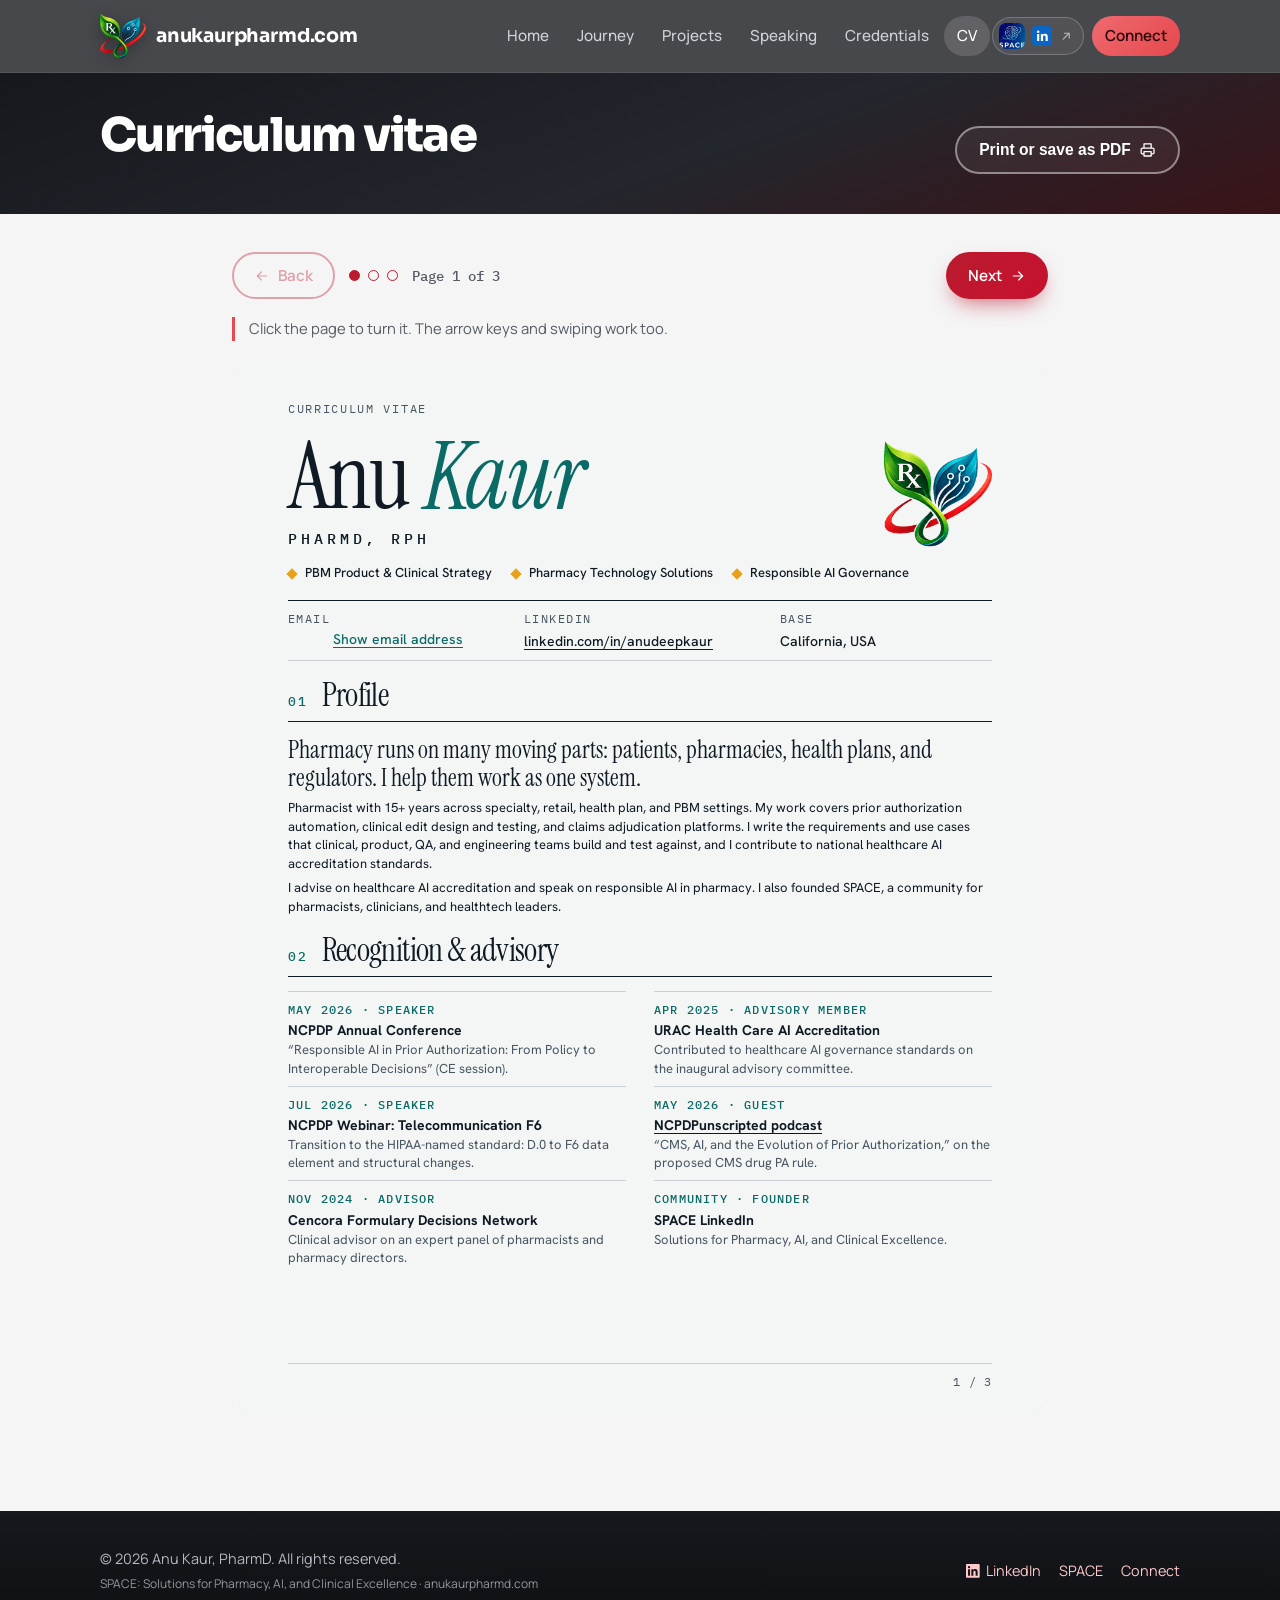
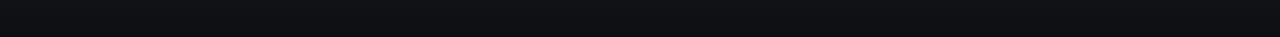
<file: cv.html>
<!doctype html>
<html lang="en" class="no-js">
<head>
<meta charset="utf-8">
<meta name="viewport" content="width=device-width, initial-scale=1">
<title>CV | Anu Kaur, PharmD, RPh</title>
<meta name="description" content="Curriculum vitae of Anu Kaur, PharmD, RPh: PBM product and clinical strategy, pharmacy technology solutions, and responsible AI governance.">
<meta name="author" content="Anu Kaur, PharmD, RPh">
<link rel="canonical" href="https://anukaurpharmd.com/cv.html">
<meta property="og:type" content="profile">
<meta property="og:site_name" content="Anu Kaur, PharmD">
<meta property="og:title" content="CV | Anu Kaur, PharmD, RPh">
<meta property="og:description" content="Curriculum vitae of Anu Kaur, PharmD, RPh: PBM product and clinical strategy, pharmacy technology solutions, and responsible AI governance.">
<meta property="og:url" content="https://anukaurpharmd.com/cv.html">
<meta property="og:image" content="https://anukaurpharmd.com/assets/og.jpg">
<meta name="twitter:card" content="summary_large_image">
<meta name="theme-color" content="#16181d">
<link rel="icon" type="image/png" href="assets/favicon.png">
<link rel="apple-touch-icon" href="assets/apple-touch-icon.png">
<link rel="preload" href="assets/fonts/hanken-grotesk-latin-400-normal.woff2" as="font" type="font/woff2" crossorigin>
<link rel="preload" href="assets/fonts/instrument-serif-latin-400-normal.woff2" as="font" type="font/woff2" crossorigin>
<link rel="stylesheet" href="styles.css">
<script type="application/ld+json">{"@context":"https://schema.org","@type":"Person","name":"Anu Kaur","honorificSuffix":"PharmD, RPh","jobTitle":"Pharmacist and technology solutions consultant","url":"https://anukaurpharmd.com/","sameAs":["https://www.linkedin.com/in/anudeepkaur/"],"alumniOf":"Midwestern University College of Pharmacy"}</script>
</head>
<body class="cv-body">
<a class="skip" href="#main">Skip to content</a>
<header class="site-header">
  <div class="wrap">
    <a class="wordmark" href="index.html"><img class="logo" src="assets/logo.png" alt="" width="36" height="36"><span class="nm">anukaurpharmd.com</span></a>
    <button class="menu-btn" type="button" aria-expanded="false" aria-controls="site-nav">Menu</button>
    <nav class="nav" id="site-nav" aria-label="Main">
      <a href="index.html">Home</a>
      <a href="journey.html">Journey</a>
      <a href="projects.html">Projects</a>
      <a href="speaking.html">Speaking</a>
      <a href="credentials.html">Credentials</a>
      <a href="cv.html" aria-current="page">CV</a>
      <a class="nav-space" href="https://www.linkedin.com/groups/14761009/" target="_blank" rel="noopener" title="SPACE on LinkedIn: opens the group in a new tab" aria-label="SPACE, our LinkedIn group (opens in a new tab)"><img src="assets/space-logo.png" alt="" width="26" height="26"><svg class="li" viewBox="0 0 24 24" aria-hidden="true"><rect width="24" height="24" rx="4.5" fill="#0A66C2"/><path fill="#fff" d="M6.1 9.5h2.6V18H6.1zM7.4 5.5a1.5 1.5 0 110 3 1.5 1.5 0 010-3zM10.6 9.5h2.5v1.2c.4-.7 1.3-1.4 2.7-1.4 2.6 0 3.1 1.7 3.1 3.9V18h-2.6v-4.3c0-1 0-2.3-1.4-2.3s-1.6 1.1-1.6 2.2V18h-2.7z"/></svg><span class="nm-m">SPACE on LinkedIn</span><svg class="ic" viewBox="0 0 24 24" aria-hidden="true"><path d="M7 17L17 7M9 7h8v8"/></svg></a>
      <a href="connect.html" class="nav-cta">Connect</a>
    </nav>
  </div>
</header>
<main id="main">
  <div class="cv-top">
    <div class="wrap">
      <div class="cv-head">
        <div>
          <h1>Curriculum vitae</h1>
        </div>
        <div class="cv-head-actions">
          <button class="btn btn-quiet" type="button" id="cv-print">Print or save as PDF <svg class="ic" viewBox="0 0 24 24" aria-hidden="true"><path d="M7 9V4h10v5M7 18H5a2 2 0 01-2-2v-4a2 2 0 012-2h14a2 2 0 012 2v4a2 2 0 01-2 2h-2M7 15h10v6H7z"/></svg></button>
        </div>
      </div>
    </div>
  </div>
  <section class="cv-wrap" aria-labelledby="cv-h">
    <h2 id="cv-h" class="visually-hidden">CV pages</h2>
    <div class="wrap">
      <div class="cv-bar">
        <button class="cv-nav" type="button" id="cv-prev" aria-label="Previous page" disabled><svg class="ic" viewBox="0 0 24 24" aria-hidden="true"><path d="M19 12H5M11 6l-6 6 6 6"/></svg> Back</button>
        <div class="cv-dots" id="cv-dots" role="tablist" aria-label="Go to page"></div>
        <p class="cv-count" id="cv-count" role="status" aria-live="polite">Page 1 of 3</p>
        <button class="cv-nav primary" type="button" id="cv-next" aria-label="Next page">Next <svg class="ic" viewBox="0 0 24 24" aria-hidden="true"><path d="M5 12h14M13 6l6 6-6 6"/></svg></button>
      </div>
      <p class="note cv-hint">Click the page to turn it. The arrow keys and swiping work too.</p>
      <div class="cv-stage" id="cv-stage" tabindex="0" aria-roledescription="carousel" aria-label="CV pages, use the left and right arrow keys">
      <article class="cv-page is-current" data-i="0" aria-label="Page 1 of 3: Profile and recognition">
        <div class="cv-paper"><div style="position: relative; width: 816px; height: 1056px; box-sizing: border-box; padding: 40px 56px 0; background: #F4F6F5; overflow: hidden; font-family: 'Hanken Grotesk', system-ui, sans-serif; color: #0F1A24; display: flex; flex-direction: column">

<div style="display: flex; justify-content: space-between; align-items: center; font-family: 'IBM Plex Mono', monospace; font-size: 12px; letter-spacing: 0.14em; text-transform: uppercase; color: #475561">
<span>Curriculum Vitae</span>
</div>

<div style="display: grid; grid-template-columns: minmax(0, 1fr) 112px; column-gap: 24px; align-items: center; margin-top: 18px">
<div style="display: flex; flex-direction: column; gap: 8px">
<h1 style="margin: 0; font-family: 'Instrument Serif', Georgia, serif; font-weight: 400; font-size: 92px; line-height: 0.9; letter-spacing: -0.02em">Anu <em style="color: #0A6A66">Kaur</em></h1>
<div style="font-family: 'IBM Plex Mono', monospace; font-size: 15px; letter-spacing: 0.26em; text-transform: uppercase; font-weight: 500">PharmD, RPh</div>
</div>
<img src="assets/logo.png" alt="Rx leaf logo" style="width: 108px; height: auto; display: block; justify-self: end">
</div>

<div style="display: flex; flex-wrap: wrap; column-gap: 20px; row-gap: 6px; margin-top: 12px; font-size: 13px; font-weight: 500">
<span style="display: flex; align-items: center; gap: 9px"><span aria-hidden="true" style="width: 8px; height: 8px; background: #E8A21A; transform: rotate(45deg)"></span>PBM Product &amp; Clinical Strategy</span>
<span style="display: flex; align-items: center; gap: 9px"><span aria-hidden="true" style="width: 8px; height: 8px; background: #E8A21A; transform: rotate(45deg)"></span>Pharmacy Technology Solutions</span>
<span style="display: flex; align-items: center; gap: 9px"><span aria-hidden="true" style="width: 8px; height: 8px; background: #E8A21A; transform: rotate(45deg)"></span>Responsible AI Governance</span>
</div>

<div style="display: grid; grid-template-columns: 220px 240px minmax(0, 1fr); column-gap: 16px; margin-top: 16px; padding: 8px 0; border-top: 1px solid #0F1A24; border-bottom: 1px solid #C9D1D6">
<div style="display: flex; flex-direction: column; gap: 2px"><span style="font-family: 'IBM Plex Mono', monospace; font-size: 12px; letter-spacing: 0.12em; color: #475561">EMAIL</span><button type="button" class="cv-mail" data-mail="Enquiry from your CV page" style="font-size: 14px; font-weight: 500">Show email address</button></div>
<div style="display: flex; flex-direction: column; gap: 2px"><span style="font-family: 'IBM Plex Mono', monospace; font-size: 12px; letter-spacing: 0.12em; color: #475561">LINKEDIN</span><a target="_blank" rel="noopener" href="https://www.linkedin.com/in/anudeepkaur" style="font-size: 14px; font-weight: 500">linkedin.com/in/anudeepkaur</a></div>
<div style="display: flex; flex-direction: column; gap: 2px"><span style="font-family: 'IBM Plex Mono', monospace; font-size: 12px; letter-spacing: 0.12em; color: #475561">BASE</span><span style="font-size: 14px; font-weight: 500">California, USA</span></div>
</div>

<div style="margin-top: 18px">
<div style="display: flex; align-items: baseline; gap: 14px; padding-bottom: 8px; border-bottom: 1.5px solid #0F1A24; margin-bottom: 14px">
<span style="font-family: 'IBM Plex Mono', monospace; font-size: 13px; letter-spacing: 0.14em; color: #0A6A66; font-weight: 500">01</span>
<h2 style="margin: 0; font-family: 'Instrument Serif', Georgia, serif; font-weight: 400; font-size: 32px; line-height: 1">Profile</h2>
</div>
<p style="margin: 0 0 8px; max-width: 704px; font-family: 'Instrument Serif', Georgia, serif; font-size: 24px; line-height: 1.15">Pharmacy runs on many moving parts: patients, pharmacies, health plans, and regulators. I help them work as one system.</p>
<p style="margin: 0; max-width: 704px; font-size: 13px; line-height: 1.42">Pharmacist with 15+ years across specialty, retail, health plan, and PBM settings. My work covers prior authorization automation, clinical edit design and testing, and claims adjudication platforms. I write the requirements and use cases that clinical, product, QA, and engineering teams build and test against, and I contribute to national healthcare AI accreditation standards.</p>
<p style="margin: 6px 0 0; max-width: 704px; font-size: 13px; line-height: 1.42">I advise on healthcare AI accreditation and speak on responsible AI in pharmacy. I also founded SPACE, a community for pharmacists, clinicians, and healthtech leaders.</p>
</div>

<div style="margin-top: 18px">
<div style="display: flex; align-items: baseline; gap: 14px; padding-bottom: 8px; border-bottom: 1.5px solid #0F1A24; margin-bottom: 14px">
<span style="font-family: 'IBM Plex Mono', monospace; font-size: 13px; letter-spacing: 0.14em; color: #0A6A66; font-weight: 500">02</span>
<h2 style="margin: 0; font-family: 'Instrument Serif', Georgia, serif; font-weight: 400; font-size: 32px; line-height: 1">Recognition &amp; advisory</h2>
</div>
<div style="display: grid; grid-template-columns: repeat(2, minmax(0, 1fr)); column-gap: 28px; row-gap: 8px">

<div style="border-top: 1px solid #C9D1D6; padding-top: 8px; display: flex; flex-direction: column; gap: 2px">
<span style="font-family: 'IBM Plex Mono', monospace; font-size: 12px; letter-spacing: 0.1em; color: #0A6A66; font-weight: 500">MAY 2026 · SPEAKER</span>
<span style="font-size: 14px; font-weight: 700; line-height: 1.3">NCPDP Annual Conference</span>
<span style="font-size: 13px; line-height: 1.4; color: #475561">“Responsible AI in Prior Authorization: From Policy to Interoperable Decisions” (CE session).</span>
</div>

<div style="border-top: 1px solid #C9D1D6; padding-top: 8px; display: flex; flex-direction: column; gap: 2px">
<span style="font-family: 'IBM Plex Mono', monospace; font-size: 12px; letter-spacing: 0.1em; color: #0A6A66; font-weight: 500">APR 2025 · ADVISORY MEMBER</span>
<span style="font-size: 14px; font-weight: 700; line-height: 1.3">URAC Health Care AI Accreditation</span>
<span style="font-size: 13px; line-height: 1.4; color: #475561">Contributed to healthcare AI governance standards on the inaugural advisory committee.</span>
</div>

<div style="border-top: 1px solid #C9D1D6; padding-top: 8px; display: flex; flex-direction: column; gap: 2px">
<span style="font-family: 'IBM Plex Mono', monospace; font-size: 12px; letter-spacing: 0.1em; color: #0A6A66; font-weight: 500">JUL 2026 · SPEAKER</span>
<span style="font-size: 14px; font-weight: 700; line-height: 1.3">NCPDP Webinar: Telecommunication F6</span>
<span style="font-size: 13px; line-height: 1.4; color: #475561">Transition to the HIPAA-named standard: D.0 to F6 data element and structural changes.</span>
</div>

<div style="border-top: 1px solid #C9D1D6; padding-top: 8px; display: flex; flex-direction: column; gap: 2px">
<span style="font-family: 'IBM Plex Mono', monospace; font-size: 12px; letter-spacing: 0.1em; color: #0A6A66; font-weight: 500">MAY 2026 · GUEST</span>
<a target="_blank" rel="noopener" href="https://ncpdpunscripted.buzzsprout.com/1896793/episodes/19557745-cms-ai-and-the-evolution-of-prior-authorization" style="font-size: 14px; font-weight: 700; line-height: 1.3">NCPDPunscripted podcast</a>
<span style="font-size: 13px; line-height: 1.4; color: #475561">“CMS, AI, and the Evolution of Prior Authorization,” on the proposed CMS drug PA rule.</span>
</div>

<div style="border-top: 1px solid #C9D1D6; padding-top: 8px; display: flex; flex-direction: column; gap: 2px">
<span style="font-family: 'IBM Plex Mono', monospace; font-size: 12px; letter-spacing: 0.1em; color: #0A6A66; font-weight: 500">NOV 2024 · ADVISOR</span>
<span style="font-size: 14px; font-weight: 700; line-height: 1.3">Cencora Formulary Decisions Network</span>
<span style="font-size: 13px; line-height: 1.4; color: #475561">Clinical advisor on an expert panel of pharmacists and pharmacy directors.</span>
</div>

<div style="border-top: 1px solid #C9D1D6; padding-top: 8px; display: flex; flex-direction: column; gap: 2px"><span style="font-family: &quot;IBM Plex Mono&quot;, monospace; font-size: 12px; letter-spacing: 0.1em; color: rgb(10, 106, 102); font-weight: 500">COMMUNITY · FOUNDER</span><span style="font-size: 14px; font-weight: 700; line-height: 1.3">SPACE LinkedIn</span><span style="font-size: 13px; line-height: 1.4; color: rgb(71, 85, 97)">Solutions for Pharmacy, AI, and Clinical Excellence.</span></div>

</div>
</div>

<div style="position: absolute; left: 56px; right: 56px; bottom: 24px; display: flex; justify-content: space-between; padding-top: 8px; border-top: 1px solid #C9D1D6; font-family: 'IBM Plex Mono', monospace; font-size: 12px; letter-spacing: 0.06em; color: #475561">
<span></span>
<span>1 / 3</span>
</div>

</div></div>
      </article>
      <article class="cv-page" data-i="1" aria-label="Page 2 of 3: Experience" aria-hidden="true">
        <div class="cv-paper"><div style="position: relative; width: 816px; height: 1056px; box-sizing: border-box; padding: 44px 56px 0; background: #F4F6F5; overflow: hidden; font-family: 'Hanken Grotesk', system-ui, sans-serif; color: #0F1A24; display: flex; flex-direction: column">

<div style="display: flex; justify-content: space-between; align-items: center; font-family: 'IBM Plex Mono', monospace; font-size: 12px; letter-spacing: 0.14em; text-transform: uppercase; color: #475561">
<span>Anu Kaur, PharmD, RPh</span>
<span>anukaurpharmd.com</span>
</div>

<div style="display: flex; align-items: baseline; gap: 14px; padding-bottom: 8px; border-bottom: 1.5px solid #0F1A24; margin-top: 30px; margin-bottom: 4px">
<span style="font-family: 'IBM Plex Mono', monospace; font-size: 13px; letter-spacing: 0.14em; color: #0A6A66; font-weight: 500">03</span>
<h2 style="margin: 0; font-family: 'Instrument Serif', Georgia, serif; font-weight: 400; font-size: 32px; line-height: 1">Experience</h2>
</div>

<div style="display: grid; grid-template-columns: 100px minmax(0, 1fr); column-gap: 24px; padding: 14px 0 16px; border-bottom: 1px solid #C9D1D6">
<div style="font-family: 'IBM Plex Mono', monospace; font-size: 12px; letter-spacing: 0.06em; color: #0A6A66; font-weight: 500; line-height: 1.5; padding-top: 3px">OCT 2024<br>– OCT 2026</div>
<div>
<h3 style="margin: 0; font-size: 16px; font-weight: 700; line-height: 1.3">Technology Solutions Management Consultant | Clinical Pharmacist</h3>
<div style="margin: 2px 0 9px; font-size: 14px; font-weight: 600; color: #0A6A66">Conduent Government Healthcare Solutions <span style="font-weight: 400; color: #475561">· Remote, US</span></div>
<ul style="list-style: none; margin: 0; padding: 0; display: flex; flex-direction: column; gap: 5px; font-size: 13px; line-height: 1.4">
<li style="display: flex; gap: 10px"><span aria-hidden="true" style="flex: none; width: 5px; height: 5px; margin-top: 7px; background: #E8A21A"></span><span>Served as the pharmacy benefit subject matter expert, aligning clinical requirements across internal teams and client stakeholders.</span></li>
<li style="display: flex; gap: 10px"><span aria-hidden="true" style="flex: none; width: 5px; height: 5px; margin-top: 7px; background: #E8A21A"></span><span>Guided PBM product roadmap and feature enhancements under IT and product leadership.</span></li>
<li style="display: flex; gap: 10px"><span aria-hidden="true" style="flex: none; width: 5px; height: 5px; margin-top: 7px; background: #E8A21A"></span><span>Translated NCPDP Telecommunication F6, SCRIPT, ePA, real-time prescription benefit, and Formulary &amp; Benefit changes into business requirements, use cases, and implementation guidance.</span></li>
<li style="display: flex; gap: 10px"><span aria-hidden="true" style="flex: none; width: 5px; height: 5px; margin-top: 7px; background: #E8A21A"></span><span>Wrote business requirements and use cases for AI-driven healthcare initiatives.</span></li>
<li style="display: flex; gap: 10px"><span aria-hidden="true" style="flex: none; width: 5px; height: 5px; margin-top: 7px; background: #E8A21A"></span><span>Evaluated PBM workflows, claims processing, and prior authorization to find implementation impacts and improvement opportunities.</span></li>
<li style="display: flex; gap: 10px"><span aria-hidden="true" style="flex: none; width: 5px; height: 5px; margin-top: 7px; background: #E8A21A"></span><span>Worked with Technology Solutions Managers and the proposal team to align technology scope, solutions, and timelines with client needs.</span></li>
</ul>
</div>
</div>

<div style="display: grid; grid-template-columns: 100px minmax(0, 1fr); column-gap: 24px; padding: 14px 0 16px; border-bottom: 1px solid #C9D1D6">
<div style="font-family: 'IBM Plex Mono', monospace; font-size: 12px; letter-spacing: 0.06em; color: #0A6A66; font-weight: 500; line-height: 1.5; padding-top: 3px">2022<br>– 2024</div>
<div>
<h3 style="margin: 0; font-size: 16px; font-weight: 700; line-height: 1.3">Pharmaceutical Services Consultant | Clinical Pharmacist</h3>
<div style="margin: 2px 0 9px; font-size: 14px; font-weight: 600; color: #0A6A66">Conduent <span style="font-weight: 400; color: #475561">· Remote, US</span></div>
<ul style="list-style: none; margin: 0; padding: 0; display: flex; flex-direction: column; gap: 5px; font-size: 13px; line-height: 1.4">
<li style="display: flex; gap: 10px"><span aria-hidden="true" style="flex: none; width: 5px; height: 5px; margin-top: 7px; background: #E8A21A"></span><span>Developed and interpreted pharmacy policy, prior authorization criteria, and clinical practice guidelines for prospective and retrospective drug utilization review programs.</span></li>
<li style="display: flex; gap: 10px"><span aria-hidden="true" style="flex: none; width: 5px; height: 5px; margin-top: 7px; background: #E8A21A"></span><span>Advised client and account management teams on utilization management strategies and market trends.</span></li>
<li style="display: flex; gap: 10px"><span aria-hidden="true" style="flex: none; width: 5px; height: 5px; margin-top: 7px; background: #E8A21A"></span><span>Conducted system demonstrations during system integration testing and trained client staff on prior authorization automation.</span></li>
<li style="display: flex; gap: 10px"><span aria-hidden="true" style="flex: none; width: 5px; height: 5px; margin-top: 7px; background: #E8A21A"></span><span>Worked with data management, developers, and IT teams to resolve pharmacy data issues and support data governance.</span></li>
<li style="display: flex; gap: 10px"><span aria-hidden="true" style="flex: none; width: 5px; height: 5px; margin-top: 7px; background: #E8A21A"></span><span>Cross-referenced drug data in Medi-Span and First Databank to confirm accuracy; contributed to clinical publications, provider education newsletters, and drug evaluations.</span></li>
</ul>
</div>
</div>

<div style="display: grid; grid-template-columns: 100px minmax(0, 1fr); column-gap: 24px; padding: 14px 0 16px">
<div style="font-family: 'IBM Plex Mono', monospace; font-size: 12px; letter-spacing: 0.06em; color: #0A6A66; font-weight: 500; line-height: 1.5; padding-top: 3px">2021<br>– 2022</div>
<div>
<h3 style="margin: 0; font-size: 16px; font-weight: 700; line-height: 1.3">Clinical Pharmacist</h3>
<div style="margin: 2px 0 9px; font-size: 14px; font-weight: 600; color: #0A6A66">Central California Alliance for Health <span style="font-weight: 400; color: #475561">· Remote, US</span></div>
<ul style="list-style: none; margin: 0; padding: 0; display: flex; flex-direction: column; gap: 5px; font-size: 13px; line-height: 1.4">
<li style="display: flex; gap: 10px"><span aria-hidden="true" style="flex: none; width: 5px; height: 5px; margin-top: 7px; background: #E8A21A"></span><span>Reviewed pharmacy and medical prior authorization requests, including physician-administered drugs.</span></li>
<li style="display: flex; gap: 10px"><span aria-hidden="true" style="flex: none; width: 5px; height: 5px; margin-top: 7px; background: #E8A21A"></span><span>Analyzed pharmacy claims and utilization using EHR review and clinical coding standards, and helped resolve disputed claims.</span></li>
<li style="display: flex; gap: 10px"><span aria-hidden="true" style="flex: none; width: 5px; height: 5px; margin-top: 7px; background: #E8A21A"></span><span>Assisted with PBM vendor oversight, including audits of policies, procedures, and performance; recommended changes to member education materials.</span></li>
</ul>
</div>
</div>

<div style="position: absolute; left: 56px; right: 56px; bottom: 24px; display: flex; justify-content: space-between; padding-top: 8px; border-top: 1px solid #C9D1D6; font-family: 'IBM Plex Mono', monospace; font-size: 12px; letter-spacing: 0.06em; color: #475561">
<span></span>
<span>2 / 3</span>
</div>

</div></div>
      </article>
      <article class="cv-page" data-i="2" aria-label="Page 3 of 3: Earlier roles, toolkit, credentials" aria-hidden="true">
        <div class="cv-paper"><div style="position: relative; width: 816px; height: 1056px; box-sizing: border-box; padding: 44px 56px 0; background: #F4F6F5; overflow: hidden; font-family: 'Hanken Grotesk', system-ui, sans-serif; color: #0F1A24; display: flex; flex-direction: column">

<div style="display: flex; justify-content: space-between; align-items: center; font-family: 'IBM Plex Mono', monospace; font-size: 12px; letter-spacing: 0.14em; text-transform: uppercase; color: #475561">
<span>Anu Kaur, PharmD, RPh</span>
<span>anukaurpharmd.com</span>
</div>

<div style="display: flex; align-items: baseline; gap: 14px; padding-bottom: 8px; border-bottom: 1.5px solid #0F1A24; margin-top: 24px; margin-bottom: 4px">
<span style="font-family: 'IBM Plex Mono', monospace; font-size: 13px; letter-spacing: 0.14em; color: #0A6A66; font-weight: 500">03</span>
<h2 style="margin: 0; font-family: 'Instrument Serif', Georgia, serif; font-weight: 400; font-size: 32px; line-height: 1">Experience <em style="color: #475561">continued</em></h2>
</div>

<div style="display: grid; grid-template-columns: 100px minmax(0, 1fr); column-gap: 24px; padding: 12px 0 14px; border-bottom: 1px solid #C9D1D6">
<div style="font-family: 'IBM Plex Mono', monospace; font-size: 12px; letter-spacing: 0.06em; color: #0A6A66; font-weight: 500; line-height: 1.5; padding-top: 3px">2019<br>– 2021</div>
<div>
<h3 style="margin: 0; font-size: 16px; font-weight: 700; line-height: 1.3">Clinical Formulary Pharmacist</h3>
<div style="margin: 2px 0 8px; font-size: 14px; font-weight: 600; color: #0A6A66">Envolve Pharmacy Solutions <span style="font-weight: 400; color: #475561">· Fresno, CA</span></div>
<ul style="list-style: none; margin: 0; padding: 0; display: flex; flex-direction: column; gap: 5px; font-size: 13px; line-height: 1.4">
<li style="display: flex; gap: 10px"><span aria-hidden="true" style="flex: none; width: 5px; height: 5px; margin-top: 7px; background: #E8A21A"></span><span>Built and maintained automated prior authorization (SmartPA) and drug utilization review clinical edits for formulary management.</span></li>
<li style="display: flex; gap: 10px"><span aria-hidden="true" style="flex: none; width: 5px; height: 5px; margin-top: 7px; background: #E8A21A"></span><span>Contributed to SmartPA module design and enhancement across multiple PBM claims adjudication platforms; tested clinical edits and formulary updates before release.</span></li>
<li style="display: flex; gap: 10px"><span aria-hidden="true" style="flex: none; width: 5px; height: 5px; margin-top: 7px; background: #E8A21A"></span><span>Received the 2020 Key Contributor Award for exceeding performance targets.</span></li>
</ul>
</div>
</div>

<div style="display: grid; grid-template-columns: 100px minmax(0, 1fr); column-gap: 24px; padding: 12px 0 14px; border-bottom: 1px solid #C9D1D6">
<div style="font-family: 'IBM Plex Mono', monospace; font-size: 12px; letter-spacing: 0.06em; color: #0A6A66; font-weight: 500; line-height: 1.5; padding-top: 3px">2017<br>– 2024</div>
<div>
<h3 style="margin: 0; font-size: 16px; font-weight: 700; line-height: 1.3">Staff Pharmacist</h3>
<div style="margin: 2px 0 8px; font-size: 14px; font-weight: 600; color: #0A6A66">Walmart <span style="font-weight: 400; color: #475561">· Fresno, CA · full-time 2 years, per diem 5 years</span></div>
<ul style="list-style: none; margin: 0; padding: 0; display: flex; flex-direction: column; gap: 5px; font-size: 13px; line-height: 1.4">
<li style="display: flex; gap: 10px"><span aria-hidden="true" style="flex: none; width: 5px; height: 5px; margin-top: 7px; background: #E8A21A"></span><span>Supervised pharmacy technicians and pharmacy associates; verified prescriptions, counseled patients, and gave immunizations in a high-volume pharmacy.</span></li>
<li style="display: flex; gap: 10px"><span aria-hidden="true" style="flex: none; width: 5px; height: 5px; margin-top: 7px; background: #E8A21A"></span><span>Optimized inventory controls and utilization tracking to reduce medication waste and improve pharmacy cost efficiency.</span></li>
</ul>
</div>
</div>

<div style="display: grid; grid-template-columns: 100px minmax(0, 1fr); column-gap: 24px; padding: 12px 0 14px; border-bottom: 1px solid #0F1A24">
<div style="font-family: 'IBM Plex Mono', monospace; font-size: 12px; letter-spacing: 0.06em; color: #0A6A66; font-weight: 500; line-height: 1.5; padding-top: 3px">2010<br>– 2013</div>
<div>
<h3 style="margin: 0; font-size: 16px; font-weight: 700; line-height: 1.3">Pharmacy Care Coordinator</h3>
<div style="margin: 2px 0 8px; font-size: 14px; font-weight: 600; color: #0A6A66">US Bioservices Specialty Pharmacy / AmerisourceBergen <span style="font-weight: 400; color: #475561">· Frisco, TX</span></div>
<ul style="list-style: none; margin: 0; padding: 0; display: flex; flex-direction: column; gap: 5px; font-size: 13px; line-height: 1.4">
<li style="display: flex; gap: 10px"><span aria-hidden="true" style="flex: none; width: 5px; height: 5px; margin-top: 7px; background: #E8A21A"></span><span>Coordinated specialty therapy access for patients, providers, and payers, including copay assistance, foundation funding, and manufacturer support programs.</span></li>
<li style="display: flex; gap: 10px"><span aria-hidden="true" style="flex: none; width: 5px; height: 5px; margin-top: 7px; background: #E8A21A"></span><span>Maintained REMS documentation and documented adverse drug reactions.</span></li>
</ul>
</div>
</div>

<div style="display: grid; grid-template-columns: repeat(2, minmax(0, 1fr)); column-gap: 36px; margin-top: 16px">

<div>
<div style="display: flex; align-items: baseline; gap: 12px; padding-bottom: 6px; border-bottom: 1.5px solid #0F1A24; margin-bottom: 12px">
<span style="font-family: 'IBM Plex Mono', monospace; font-size: 13px; letter-spacing: 0.14em; color: #0A6A66; font-weight: 500">04</span>
<h2 style="margin: 0; font-family: 'Instrument Serif', Georgia, serif; font-weight: 400; font-size: 28px; line-height: 1">Toolkit</h2>
</div>
<div style="display: flex; flex-direction: column; gap: 10px; font-size: 13px; line-height: 1.4">
<div><div style="font-family: 'IBM Plex Mono', monospace; font-size: 12px; letter-spacing: 0.1em; color: #0A6A66; font-weight: 500">PHARMACY PLATFORMS</div>RxClaim, RxAcloud, Medi-Cal Rx</div>
<div><div style="font-family: 'IBM Plex Mono', monospace; font-size: 12px; letter-spacing: 0.1em; color: #0A6A66; font-weight: 500">STANDARDS</div>NCPDP Telecommunication (D.0, F6), SCRIPT, ePA, Formulary &amp; Benefit, real-time prescription benefit</div>
<div><div style="font-family: 'IBM Plex Mono', monospace; font-size: 12px; letter-spacing: 0.1em; color: #0A6A66; font-weight: 500">DRUG DATA</div>Medi-Span, First Databank, RxNorm, SNOMED CT</div>
<div><div style="font-family: 'IBM Plex Mono', monospace; font-size: 12px; letter-spacing: 0.1em; color: #0A6A66; font-weight: 500">CLINICAL PROGRAMS</div>Prospective, retrospective, and concurrent DUR; PDL and formulary management; utilization management; SmartPA</div>
<div><div style="font-family: 'IBM Plex Mono', monospace; font-size: 12px; letter-spacing: 0.1em; color: #0A6A66; font-weight: 500">WORKING KNOWLEDGE</div>HL7 FHIR, LOINC, Azure DevOps, GitHub</div>
</div>
</div>

<div>
<div style="display: flex; align-items: baseline; gap: 12px; padding-bottom: 6px; border-bottom: 1.5px solid #0F1A24; margin-bottom: 12px">
<span style="font-family: 'IBM Plex Mono', monospace; font-size: 13px; letter-spacing: 0.14em; color: #0A6A66; font-weight: 500">05</span>
<h2 style="margin: 0; font-family: 'Instrument Serif', Georgia, serif; font-weight: 400; font-size: 28px; line-height: 1">Education &amp; credentials</h2>
</div>
<div style="display: flex; flex-direction: column; gap: 10px; font-size: 13px; line-height: 1.4">
<div><div style="font-family: 'IBM Plex Mono', monospace; font-size: 12px; letter-spacing: 0.1em; color: #0A6A66; font-weight: 500">EDUCATION · 2017</div><span style="font-size: 14px; font-weight: 700">Doctor of Pharmacy (PharmD)</span><br>Midwestern University College of Pharmacy, Glendale, AZ<br>Magna Cum Laude · Rho Chi Pharmacy Honor Society<br><a target="_blank" rel="noopener" href="https://codeinplace.stanford.edu/cipx/">Stanford Code in Place X</a> (in progress, completion ETA Nov 2026)</div>
<div><div style="font-family: 'IBM Plex Mono', monospace; font-size: 12px; letter-spacing: 0.1em; color: #0A6A66; font-weight: 500">LICENSURE &amp; CERTIFICATIONS</div>
<ul style="list-style: none; margin: 0; padding: 0; display: flex; flex-direction: column; gap: 3px">
<li>Registered Pharmacist, California · 2017</li>
<li>GitHub Foundations (Microsoft) · 2026</li>
<li>Generative AI for Healthcare (Google Cloud) · 2025</li>
<li>McKinsey Forward Program · 2025</li>
<li>Product Management Basics (Pendo) · 2024</li>
<li>Scrum Fundamentals Certified, SCRUMstudy · 2024</li>
<li>SNOMED CT Foundation, SNOMED International · 2023</li>
</ul></div>
</div>
</div>

</div>

<div style="position: absolute; left: 56px; right: 56px; bottom: 24px; display: flex; justify-content: space-between; padding-top: 8px; border-top: 1px solid #C9D1D6; font-family: 'IBM Plex Mono', monospace; font-size: 12px; letter-spacing: 0.06em; color: #475561">
<span></span>
<span>3 / 3</span>
</div>

</div></div>
      </article>
      </div>
    </div>
  </section>
</main>
<footer class="site-footer">
  <div class="wrap">
    <p class="legal">© 2026 Anu Kaur, PharmD. All rights reserved.<small>SPACE: Solutions for Pharmacy, AI, and Clinical Excellence · anukaurpharmd.com</small></p>
    <nav aria-label="Elsewhere">
      <a href="https://www.linkedin.com/in/anudeepkaur/" target="_blank" rel="noopener"><svg class="li-sm" viewBox="0 0 24 24" aria-hidden="true"><path d="M20.45 20.45h-3.56v-5.57c0-1.33-.03-3.04-1.85-3.04-1.86 0-2.14 1.45-2.14 2.95v5.66H9.35V9h3.41v1.56h.05c.48-.9 1.64-1.85 3.37-1.85 3.6 0 4.27 2.37 4.27 5.46v6.28zM5.34 7.43a2.06 2.06 0 1 1 0-4.12 2.06 2.06 0 0 1 0 4.12zM7.12 20.45H3.56V9h3.56v11.45zM22.22 0H1.77C.79 0 0 .77 0 1.73v20.54C0 23.23.79 24 1.77 24h20.45c.98 0 1.78-.77 1.78-1.73V1.73C24 .77 23.2 0 22.22 0z"/></svg>LinkedIn</a>
      <a href="https://www.linkedin.com/groups/14761009/" target="_blank" rel="noopener">SPACE</a>
      <a href="connect.html">Connect</a>
    </nav>
  </div>
</footer>
<script src="site.js"></script>
</body>
</html>
</file>
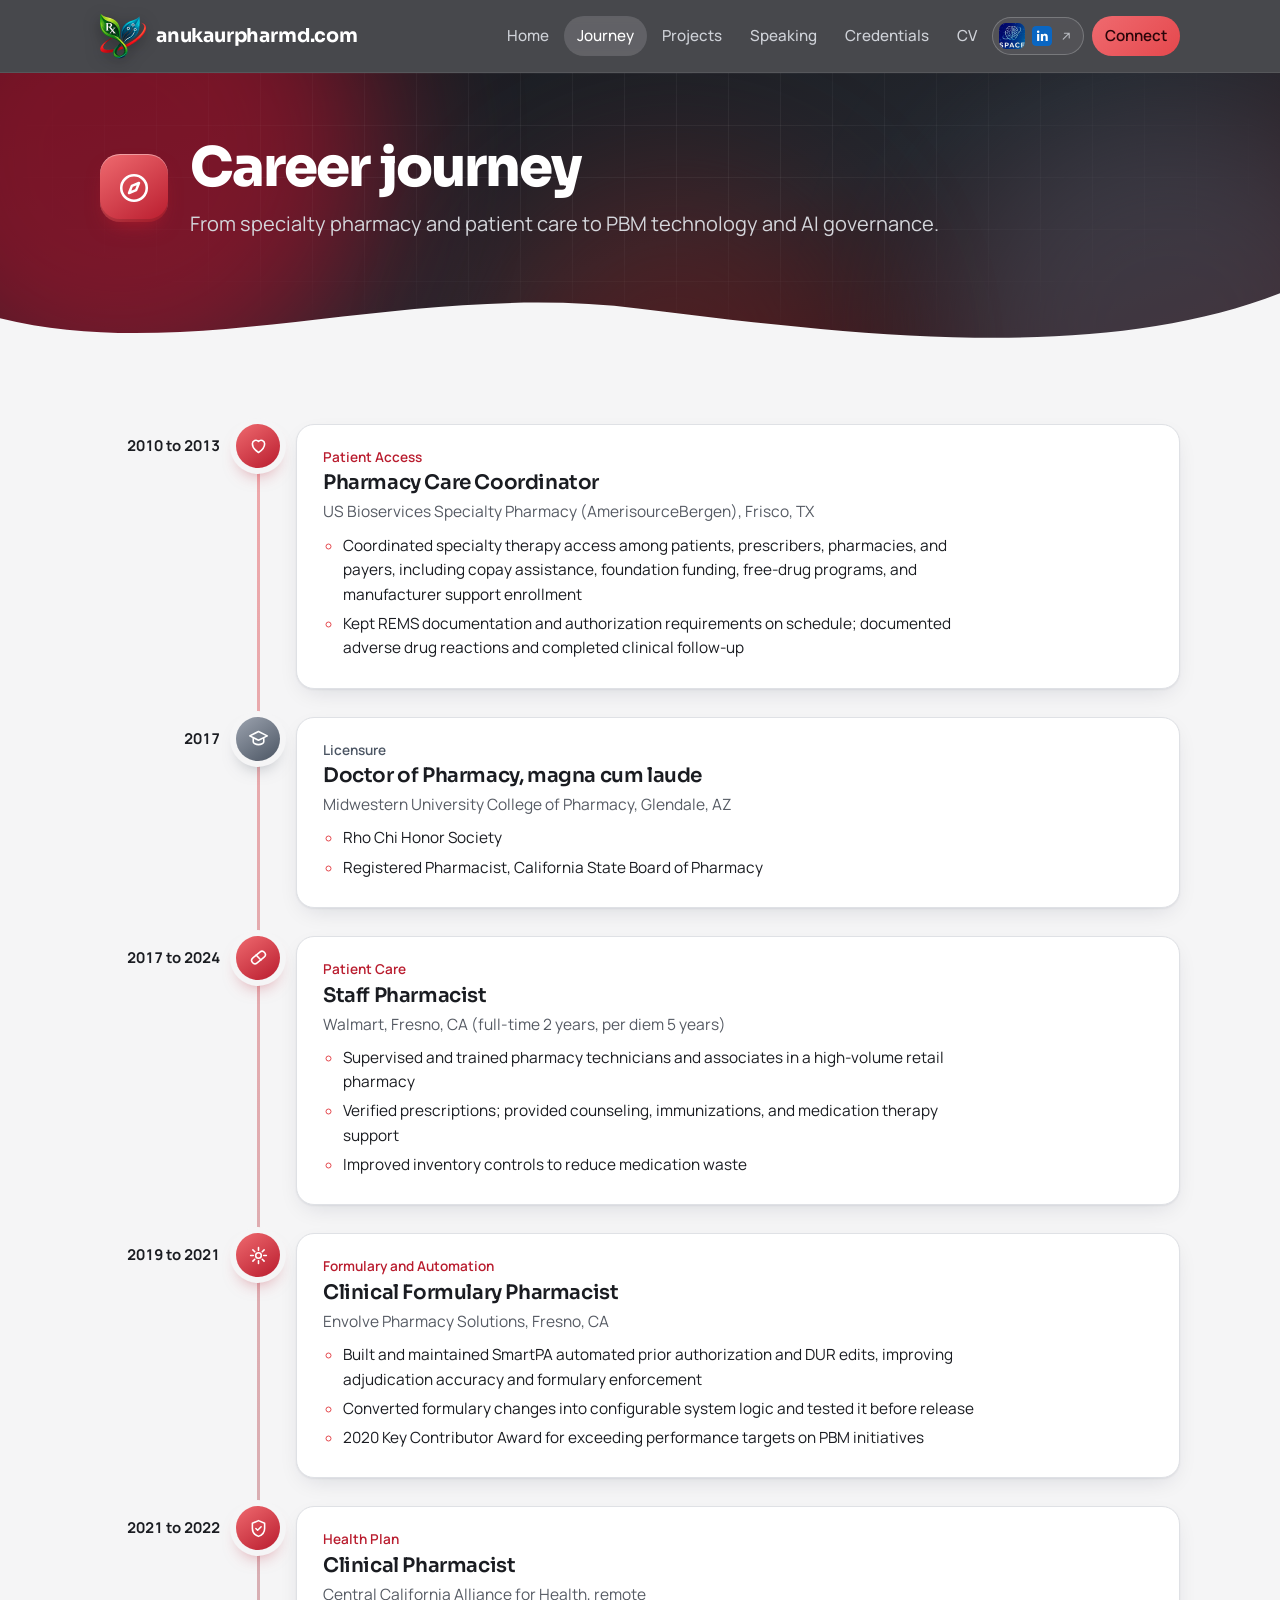
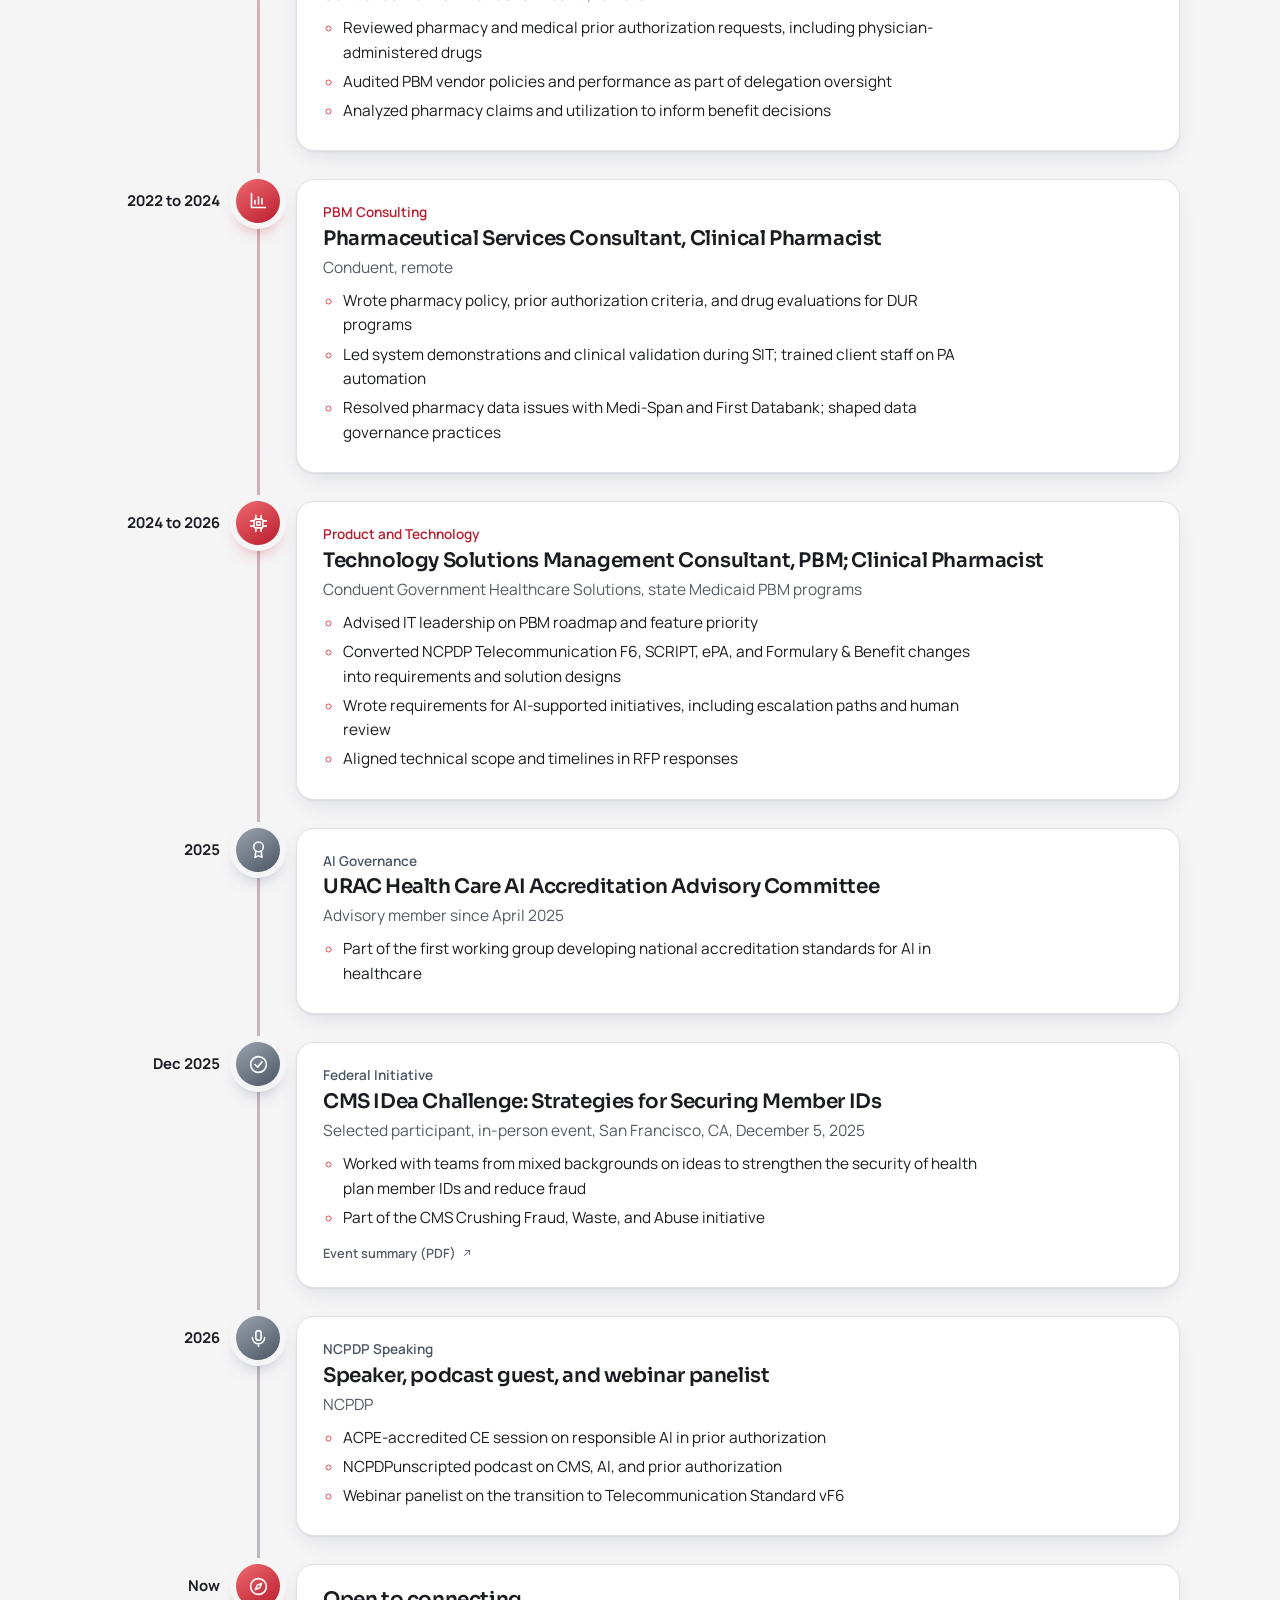
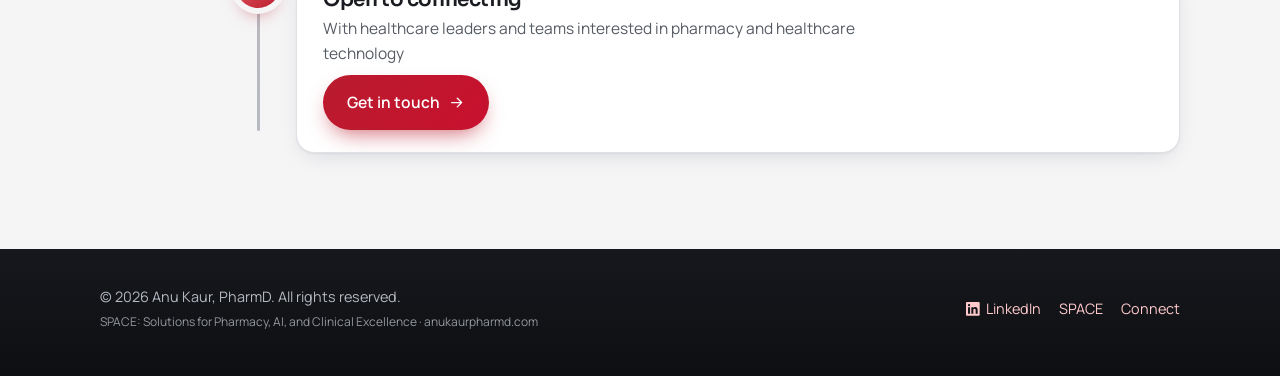
<file: journey.html>
<!doctype html>
<html lang="en" class="no-js">
<head>
<meta charset="utf-8">
<meta name="viewport" content="width=device-width, initial-scale=1">
<title>Career journey | Anu Kaur, PharmD, RPh</title>
<meta name="description" content="From specialty pharmacy and patient care to formulary automation, health plans, and PBM technology.">
<meta name="author" content="Anu Kaur, PharmD, RPh">
<link rel="canonical" href="https://anukaurpharmd.com/journey.html">
<meta property="og:type" content="website">
<meta property="og:site_name" content="Anu Kaur, PharmD">
<meta property="og:title" content="Career journey | Anu Kaur, PharmD, RPh">
<meta property="og:description" content="From specialty pharmacy and patient care to formulary automation, health plans, and PBM technology.">
<meta property="og:url" content="https://anukaurpharmd.com/journey.html">
<meta property="og:image" content="https://anukaurpharmd.com/assets/og.jpg">
<meta name="twitter:card" content="summary_large_image">
<meta name="theme-color" content="#16181d">
<link rel="icon" type="image/png" href="assets/favicon.png">
<link rel="apple-touch-icon" href="assets/apple-touch-icon.png">
<link rel="preload" href="assets/fonts/manrope-latin-400-normal.woff2" as="font" type="font/woff2" crossorigin>
<link rel="preload" href="assets/fonts/sora-latin-800-normal.woff2" as="font" type="font/woff2" crossorigin>
<link rel="stylesheet" href="styles.css">
<script type="application/ld+json">{"@context":"https://schema.org","@type":"Person","name":"Anu Kaur","honorificSuffix":"PharmD, RPh","jobTitle":"Pharmacist and technology solutions consultant","url":"https://anukaurpharmd.com/","image":"https://anukaurpharmd.com/assets/og.jpg","sameAs":["https://www.linkedin.com/in/anudeepkaur/"],"alumniOf":"Midwestern University College of Pharmacy","knowsAbout":["Pharmacy benefit management","Prior authorization","NCPDP standards","Healthcare AI governance"]}</script>
</head>
<body>
<a class="skip" href="#main">Skip to content</a>
<header class="site-header">
  <div class="wrap">
    <a class="wordmark" href="index.html"><img class="logo" src="assets/logo.png" alt="" width="36" height="36"><span class="nm">anukaurpharmd.com</span></a>
    <button class="menu-btn" type="button" aria-expanded="false" aria-controls="site-nav">Menu</button>
    <nav class="nav" id="site-nav" aria-label="Main">
      <a href="index.html">Home</a>
      <a href="journey.html" aria-current="page">Journey</a>
      <a href="projects.html">Projects</a>
      <a href="speaking.html">Speaking</a>
      <a href="credentials.html">Credentials</a>
      <a href="cv.html">CV</a>
      <a class="nav-space" href="https://www.linkedin.com/groups/14761009/" target="_blank" rel="noopener" title="SPACE on LinkedIn: opens the group in a new tab" aria-label="SPACE, our LinkedIn group (opens in a new tab)"><img src="assets/space-logo.png" alt="" width="26" height="26"><svg class="li" viewBox="0 0 24 24" aria-hidden="true"><rect width="24" height="24" rx="4.5" fill="#0A66C2"/><path fill="#fff" d="M6.1 9.5h2.6V18H6.1zM7.4 5.5a1.5 1.5 0 110 3 1.5 1.5 0 010-3zM10.6 9.5h2.5v1.2c.4-.7 1.3-1.4 2.7-1.4 2.6 0 3.1 1.7 3.1 3.9V18h-2.6v-4.3c0-1 0-2.3-1.4-2.3s-1.6 1.1-1.6 2.2V18h-2.7z"/></svg><span class="nm-m">SPACE on LinkedIn</span><svg class="ic" viewBox="0 0 24 24" aria-hidden="true"><path d="M7 17L17 7M9 7h8v8"/></svg></a>
      <a href="connect.html" class="nav-cta">Connect</a>
    </nav>
  </div>
</header>
<main id="main">
  <div class="stage small page-head"><div class="aurora" aria-hidden="true"><i class="b1"></i><i class="b2"></i><i class="b3"></i></div><div class="grid-bg" aria-hidden="true"></div>
    <div class="wrap">
      <span class="rise" style="--i:0"><span class="tile" aria-hidden="true"><svg class="ic" viewBox="0 0 24 24" aria-hidden="true"><circle cx="12" cy="12" r="9"/><path d="M15.5 8.5l-2 5-5 2 2-5z"/></svg></span></span>
      <div class="tx"><h1 class="rise" style="--i:1">Career journey</h1><p class="rise" style="--i:2">From specialty pharmacy and patient care to PBM technology and AI governance.</p></div>
    </div>
    <svg class="wave" viewBox="0 0 1440 80" preserveAspectRatio="none" aria-hidden="true"><path d="M0 44C220 94 460 4 720 34s520 56 720-16V80H0z"/></svg>
  </div>
  <section>
    <div class="wrap">
      <h2 class="visually-hidden">Career timeline</h2>
      <ol class="journey">
        <li class=""><p class="when">2010 to 2013</p><span class="node" aria-hidden="true"><svg class="ic" viewBox="0 0 24 24" aria-hidden="true"><path d="M12 20s-7-4.4-7-10a4 4 0 017-2.6A4 4 0 0119 10c0 5.6-7 10-7 10z"/></svg></span><div class="what card reveal"><p class="chapter">Patient Access</p><h3>Pharmacy Care Coordinator</h3><p class="org">US Bioservices Specialty Pharmacy (AmerisourceBergen), Frisco, TX</p><ul><li>Coordinated specialty therapy access among patients, prescribers, pharmacies, and payers, including copay assistance, foundation funding, free-drug programs, and manufacturer support enrollment</li><li>Kept REMS documentation and authorization requirements on schedule; documented adverse drug reactions and completed clinical follow-up</li></ul></div></li>
        <li class="milestone"><p class="when">2017</p><span class="node" aria-hidden="true"><svg class="ic" viewBox="0 0 24 24" aria-hidden="true"><path d="M2 9l10-5 10 5-10 5z"/><path d="M6 11.5V16c0 1.5 3 3 6 3s6-1.5 6-3v-4.5"/></svg></span><div class="what card reveal"><p class="chapter">Licensure</p><h3>Doctor of Pharmacy, magna cum laude</h3><p class="org">Midwestern University College of Pharmacy, Glendale, AZ</p><ul><li>Rho Chi Honor Society</li><li>Registered Pharmacist, California State Board of Pharmacy</li></ul></div></li>
        <li class=""><p class="when">2017 to 2024</p><span class="node" aria-hidden="true"><svg class="ic" viewBox="0 0 24 24" aria-hidden="true"><rect x="3" y="8.2" width="18" height="7.6" rx="3.8" transform="rotate(-40 12 12)"/><path d="M9.2 9.2l5.6 5.6"/></svg></span><div class="what card reveal"><p class="chapter">Patient Care</p><h3>Staff Pharmacist</h3><p class="org">Walmart, Fresno, CA (full-time 2 years, per diem 5 years)</p><ul><li>Supervised and trained pharmacy technicians and associates in a high-volume retail pharmacy</li><li>Verified prescriptions; provided counseling, immunizations, and medication therapy support</li><li>Improved inventory controls to reduce medication waste</li></ul></div></li>
        <li class=""><p class="when">2019 to 2021</p><span class="node" aria-hidden="true"><svg class="ic" viewBox="0 0 24 24" aria-hidden="true"><circle cx="12" cy="12" r="3.2"/><path d="M12 3v3M12 18v3M3 12h3M18 12h3M5.6 5.6l2.1 2.1M16.3 16.3l2.1 2.1M18.4 5.6l-2.1 2.1M7.7 16.3l-2.1 2.1"/></svg></span><div class="what card reveal"><p class="chapter">Formulary and Automation</p><h3>Clinical Formulary Pharmacist</h3><p class="org">Envolve Pharmacy Solutions, Fresno, CA</p><ul><li>Built and maintained SmartPA automated prior authorization and DUR edits, improving adjudication accuracy and formulary enforcement</li><li>Converted formulary changes into configurable system logic and tested it before release</li><li>2020 Key Contributor Award for exceeding performance targets on PBM initiatives</li></ul></div></li>
        <li class=""><p class="when">2021 to 2022</p><span class="node" aria-hidden="true"><svg class="ic" viewBox="0 0 24 24" aria-hidden="true"><path d="M12 3l7 3v6c0 4.5-3 7.5-7 9-4-1.5-7-4.5-7-9V6z"/><path d="M9 12l2 2 4-4"/></svg></span><div class="what card reveal"><p class="chapter">Health Plan</p><h3>Clinical Pharmacist</h3><p class="org">Central California Alliance for Health, remote</p><ul><li>Reviewed pharmacy and medical prior authorization requests, including physician-administered drugs</li><li>Audited PBM vendor policies and performance as part of delegation oversight</li><li>Analyzed pharmacy claims and utilization to inform benefit decisions</li></ul></div></li>
        <li class=""><p class="when">2022 to 2024</p><span class="node" aria-hidden="true"><svg class="ic" viewBox="0 0 24 24" aria-hidden="true"><path d="M4 20V4M4 20h16"/><path d="M8 16v-4M12 16V8M16 16v-6"/></svg></span><div class="what card reveal"><p class="chapter">PBM Consulting</p><h3>Pharmaceutical Services Consultant, Clinical Pharmacist</h3><p class="org">Conduent, remote</p><ul><li>Wrote pharmacy policy, prior authorization criteria, and drug evaluations for DUR programs</li><li>Led system demonstrations and clinical validation during SIT; trained client staff on PA automation</li><li>Resolved pharmacy data issues with Medi-Span and First Databank; shaped data governance practices</li></ul></div></li>
        <li class=""><p class="when">2024 to 2026</p><span class="node" aria-hidden="true"><svg class="ic" viewBox="0 0 24 24" aria-hidden="true"><rect x="7" y="7" width="10" height="10" rx="2"/><path d="M10 10h4v4h-4zM9 3v4M15 3v4M9 17v4M15 17v4M3 9h4M3 15h4M17 9h4M17 15h4"/></svg></span><div class="what card reveal"><p class="chapter">Product and Technology</p><h3>Technology Solutions Management Consultant, PBM; Clinical Pharmacist</h3><p class="org">Conduent Government Healthcare Solutions, state Medicaid PBM programs</p><ul><li>Advised IT leadership on PBM roadmap and feature priority</li><li>Converted NCPDP Telecommunication F6, SCRIPT, ePA, and Formulary &amp; Benefit changes into requirements and solution designs</li><li>Wrote requirements for AI-supported initiatives, including escalation paths and human review</li><li>Aligned technical scope and timelines in RFP responses</li></ul></div></li>
        <li class="milestone"><p class="when">2025</p><span class="node" aria-hidden="true"><svg class="ic" viewBox="0 0 24 24" aria-hidden="true"><circle cx="12" cy="9" r="5.5"/><path d="M9 13.8L8 21l4-2 4 2-1-7.2"/></svg></span><div class="what card reveal"><p class="chapter">AI Governance</p><h3>URAC Health Care AI Accreditation Advisory Committee</h3><p class="org">Advisory member since April 2025</p><ul><li>Part of the first working group developing national accreditation standards for AI in healthcare</li></ul></div></li>
        <li class="milestone"><p class="when">Dec 2025</p><span class="node" aria-hidden="true"><svg class="ic" viewBox="0 0 24 24" aria-hidden="true"><circle cx="12" cy="12" r="9"/><path d="M8 12l3 3 5-6"/></svg></span><div class="what card reveal"><p class="chapter">Federal Initiative</p><h3>CMS IDea Challenge: Strategies for Securing Member IDs</h3><p class="org">Selected participant, in-person event, San Francisco, CA, December 5, 2025</p><ul><li>Worked with teams from mixed backgrounds on ideas to strengthen the security of health plan member IDs and reduce fraud</li><li>Part of the CMS Crushing Fraud, Waste, and Abuse initiative</li></ul><p style="margin:0"><a class="verify" href="https://www.cms.gov/files/document/idea-challenge-summary.pdf" target="_blank" rel="noopener">Event summary (PDF)<svg class="ic" viewBox="0 0 24 24" aria-hidden="true"><path d="M7 17L17 7M9 7h8v8"/></svg></a></p></div></li>
        <li class="milestone"><p class="when">2026</p><span class="node" aria-hidden="true"><svg class="ic" viewBox="0 0 24 24" aria-hidden="true"><rect x="9" y="3" width="6" height="11" rx="3"/><path d="M5 11a7 7 0 0014 0M12 18v3"/></svg></span><div class="what card reveal"><p class="chapter">NCPDP Speaking</p><h3>Speaker, podcast guest, and webinar panelist</h3><p class="org">NCPDP</p><ul><li>ACPE-accredited CE session on responsible AI in prior authorization</li><li>NCPDPunscripted podcast on CMS, AI, and prior authorization</li><li>Webinar panelist on the transition to Telecommunication Standard vF6</li></ul></div></li>
        <li class="now"><p class="when">Now</p><span class="node" aria-hidden="true"><svg class="ic" viewBox="0 0 24 24" aria-hidden="true"><circle cx="12" cy="12" r="9"/><path d="M15.5 8.5l-2 5-5 2 2-5z"/></svg></span><div class="what card reveal"><h3>Open to connecting</h3><p class="org">With healthcare leaders and teams interested in pharmacy and healthcare technology</p><p style="margin:0"><a class="btn btn-primary" href="connect.html">Get in touch <svg class="ic" viewBox="0 0 24 24" aria-hidden="true"><path d="M5 12h14M13 6l6 6-6 6"/></svg></a></p></div></li>
      </ol>
    </div>
  </section>
</main>
<footer class="site-footer">
  <div class="wrap">
    <p class="legal">© 2026 Anu Kaur, PharmD. All rights reserved.<small>SPACE: Solutions for Pharmacy, AI, and Clinical Excellence · anukaurpharmd.com</small></p>
    <nav aria-label="Elsewhere">
      <a href="https://www.linkedin.com/in/anudeepkaur/" target="_blank" rel="noopener"><svg class="li-sm" viewBox="0 0 24 24" aria-hidden="true"><path d="M20.45 20.45h-3.56v-5.57c0-1.33-.03-3.04-1.85-3.04-1.86 0-2.14 1.45-2.14 2.95v5.66H9.35V9h3.41v1.56h.05c.48-.9 1.64-1.85 3.37-1.85 3.6 0 4.27 2.37 4.27 5.46v6.28zM5.34 7.43a2.06 2.06 0 1 1 0-4.12 2.06 2.06 0 0 1 0 4.12zM7.12 20.45H3.56V9h3.56v11.45zM22.22 0H1.77C.79 0 0 .77 0 1.73v20.54C0 23.23.79 24 1.77 24h20.45c.98 0 1.78-.77 1.78-1.73V1.73C24 .77 23.2 0 22.22 0z"/></svg>LinkedIn</a>
      <a href="https://www.linkedin.com/groups/14761009/" target="_blank" rel="noopener">SPACE</a>
      <a href="connect.html">Connect</a>
    </nav>
  </div>
</footer>
<script src="site.js"></script>
</body>
</html>
</file>
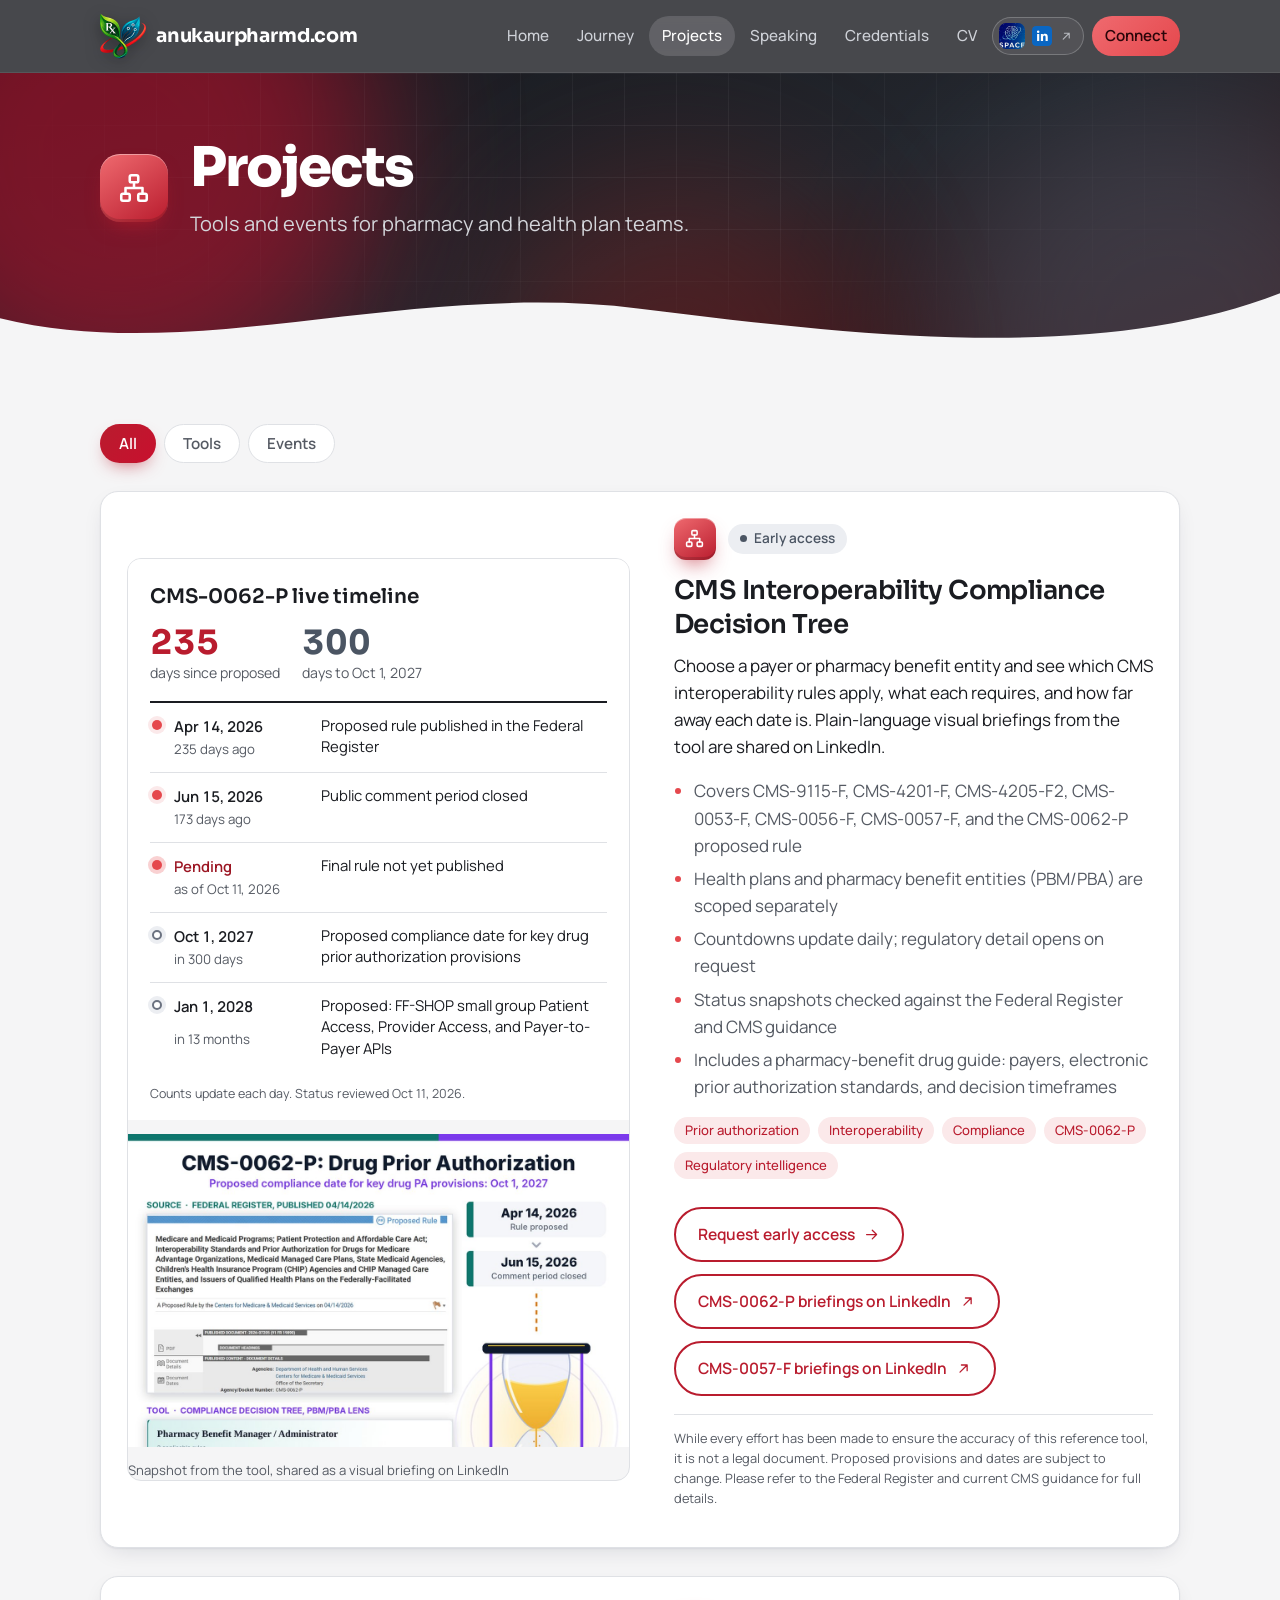
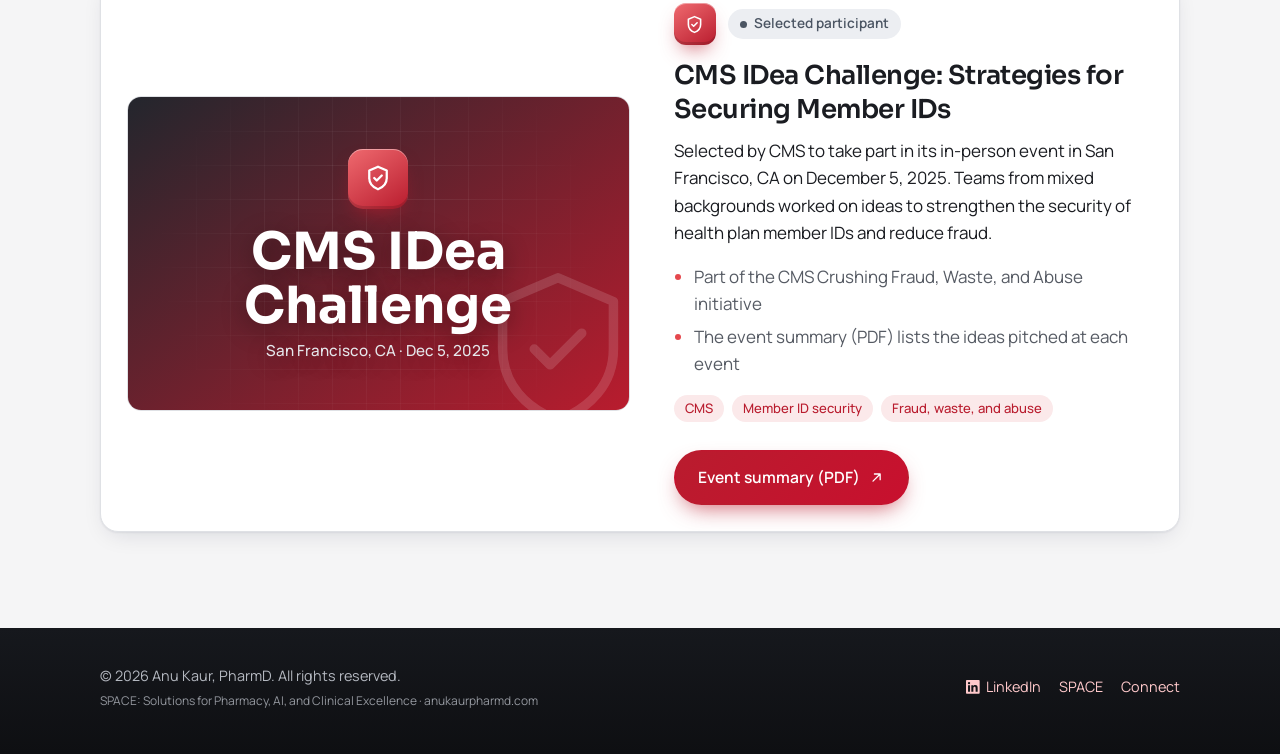
<file: projects.html>
<!doctype html>
<html lang="en" class="no-js">
<head>
<meta charset="utf-8">
<meta name="viewport" content="width=device-width, initial-scale=1">
<title>Projects | Anu Kaur, PharmD, RPh</title>
<meta name="description" content="Tools and plain-language education on CMS interoperability, prior authorization, and drug data.">
<meta name="author" content="Anu Kaur, PharmD, RPh">
<link rel="canonical" href="https://anukaurpharmd.com/projects.html">
<meta property="og:type" content="website">
<meta property="og:site_name" content="Anu Kaur, PharmD">
<meta property="og:title" content="Projects | Anu Kaur, PharmD, RPh">
<meta property="og:description" content="Tools and plain-language education on CMS interoperability, prior authorization, and drug data.">
<meta property="og:url" content="https://anukaurpharmd.com/projects.html">
<meta property="og:image" content="https://anukaurpharmd.com/assets/og.jpg">
<meta name="twitter:card" content="summary_large_image">
<meta name="theme-color" content="#16181d">
<link rel="icon" type="image/png" href="assets/favicon.png">
<link rel="apple-touch-icon" href="assets/apple-touch-icon.png">
<link rel="preload" href="assets/fonts/manrope-latin-400-normal.woff2" as="font" type="font/woff2" crossorigin>
<link rel="preload" href="assets/fonts/sora-latin-800-normal.woff2" as="font" type="font/woff2" crossorigin>
<link rel="stylesheet" href="styles.css">
<script type="application/ld+json">{"@context":"https://schema.org","@type":"Person","name":"Anu Kaur","honorificSuffix":"PharmD, RPh","jobTitle":"Pharmacist and technology solutions consultant","url":"https://anukaurpharmd.com/","image":"https://anukaurpharmd.com/assets/og.jpg","sameAs":["https://www.linkedin.com/in/anudeepkaur/"],"alumniOf":"Midwestern University College of Pharmacy","knowsAbout":["Pharmacy benefit management","Prior authorization","NCPDP standards","Healthcare AI governance"]}</script>
</head>
<body>
<a class="skip" href="#main">Skip to content</a>
<header class="site-header">
  <div class="wrap">
    <a class="wordmark" href="index.html"><img class="logo" src="assets/logo.png" alt="" width="36" height="36"><span class="nm">anukaurpharmd.com</span></a>
    <button class="menu-btn" type="button" aria-expanded="false" aria-controls="site-nav">Menu</button>
    <nav class="nav" id="site-nav" aria-label="Main">
      <a href="index.html">Home</a>
      <a href="journey.html">Journey</a>
      <a href="projects.html" aria-current="page">Projects</a>
      <a href="speaking.html">Speaking</a>
      <a href="credentials.html">Credentials</a>
      <a href="cv.html">CV</a>
      <a class="nav-space" href="https://www.linkedin.com/groups/14761009/" target="_blank" rel="noopener" title="SPACE on LinkedIn: opens the group in a new tab" aria-label="SPACE, our LinkedIn group (opens in a new tab)"><img src="assets/space-logo.png" alt="" width="26" height="26"><svg class="li" viewBox="0 0 24 24" aria-hidden="true"><rect width="24" height="24" rx="4.5" fill="#0A66C2"/><path fill="#fff" d="M6.1 9.5h2.6V18H6.1zM7.4 5.5a1.5 1.5 0 110 3 1.5 1.5 0 010-3zM10.6 9.5h2.5v1.2c.4-.7 1.3-1.4 2.7-1.4 2.6 0 3.1 1.7 3.1 3.9V18h-2.6v-4.3c0-1 0-2.3-1.4-2.3s-1.6 1.1-1.6 2.2V18h-2.7z"/></svg><span class="nm-m">SPACE on LinkedIn</span><svg class="ic" viewBox="0 0 24 24" aria-hidden="true"><path d="M7 17L17 7M9 7h8v8"/></svg></a>
      <a href="connect.html" class="nav-cta">Connect</a>
    </nav>
  </div>
</header>
<main id="main">
  <div class="stage small page-head"><div class="aurora" aria-hidden="true"><i class="b1"></i><i class="b2"></i><i class="b3"></i></div><div class="grid-bg" aria-hidden="true"></div>
    <div class="wrap">
      <span class="rise" style="--i:0"><span class="tile" aria-hidden="true"><svg class="ic" viewBox="0 0 24 24" aria-hidden="true"><rect x="9" y="3" width="6" height="5" rx="1.2"/><rect x="3" y="16" width="6" height="5" rx="1.2"/><rect x="15" y="16" width="6" height="5" rx="1.2"/><path d="M12 8v4M6 16v-4h12v4"/></svg></span></span>
      <div class="tx"><h1 class="rise" style="--i:1">Projects</h1><p class="rise" style="--i:2">Tools and events for pharmacy and health plan teams.</p></div>
    </div>
    <svg class="wave" viewBox="0 0 1440 80" preserveAspectRatio="none" aria-hidden="true"><path d="M0 44C220 94 460 4 720 34s520 56 720-16V80H0z"/></svg>
  </div>
  <section>
    <div class="wrap">
      <div class="filters" role="group" aria-label="Filter projects">
        <button type="button" data-filter="all" aria-pressed="true">All</button>
        <button type="button" data-filter="tools" aria-pressed="false">Tools</button>
        <button type="button" data-filter="events" aria-pressed="false">Events</button>
      </div>
      <h2 class="visually-hidden">All projects</h2>
      <div id="project-list" class="project-list"></div>
      <noscript><p class="note">Turn on JavaScript to see the project list.</p></noscript>
    </div>
  </section>
</main>
<footer class="site-footer">
  <div class="wrap">
    <p class="legal">© 2026 Anu Kaur, PharmD. All rights reserved.<small>SPACE: Solutions for Pharmacy, AI, and Clinical Excellence · anukaurpharmd.com</small></p>
    <nav aria-label="Elsewhere">
      <a href="https://www.linkedin.com/in/anudeepkaur/" target="_blank" rel="noopener"><svg class="li-sm" viewBox="0 0 24 24" aria-hidden="true"><path d="M20.45 20.45h-3.56v-5.57c0-1.33-.03-3.04-1.85-3.04-1.86 0-2.14 1.45-2.14 2.95v5.66H9.35V9h3.41v1.56h.05c.48-.9 1.64-1.85 3.37-1.85 3.6 0 4.27 2.37 4.27 5.46v6.28zM5.34 7.43a2.06 2.06 0 1 1 0-4.12 2.06 2.06 0 0 1 0 4.12zM7.12 20.45H3.56V9h3.56v11.45zM22.22 0H1.77C.79 0 0 .77 0 1.73v20.54C0 23.23.79 24 1.77 24h20.45c.98 0 1.78-.77 1.78-1.73V1.73C24 .77 23.2 0 22.22 0z"/></svg>LinkedIn</a>
      <a href="https://www.linkedin.com/groups/14761009/" target="_blank" rel="noopener">SPACE</a>
      <a href="connect.html">Connect</a>
    </nav>
  </div>
</footer>
<script src="icons.js"></script>
<script src="projects-data.js"></script>
<script src="site.js"></script>
</body>
</html>
</file>
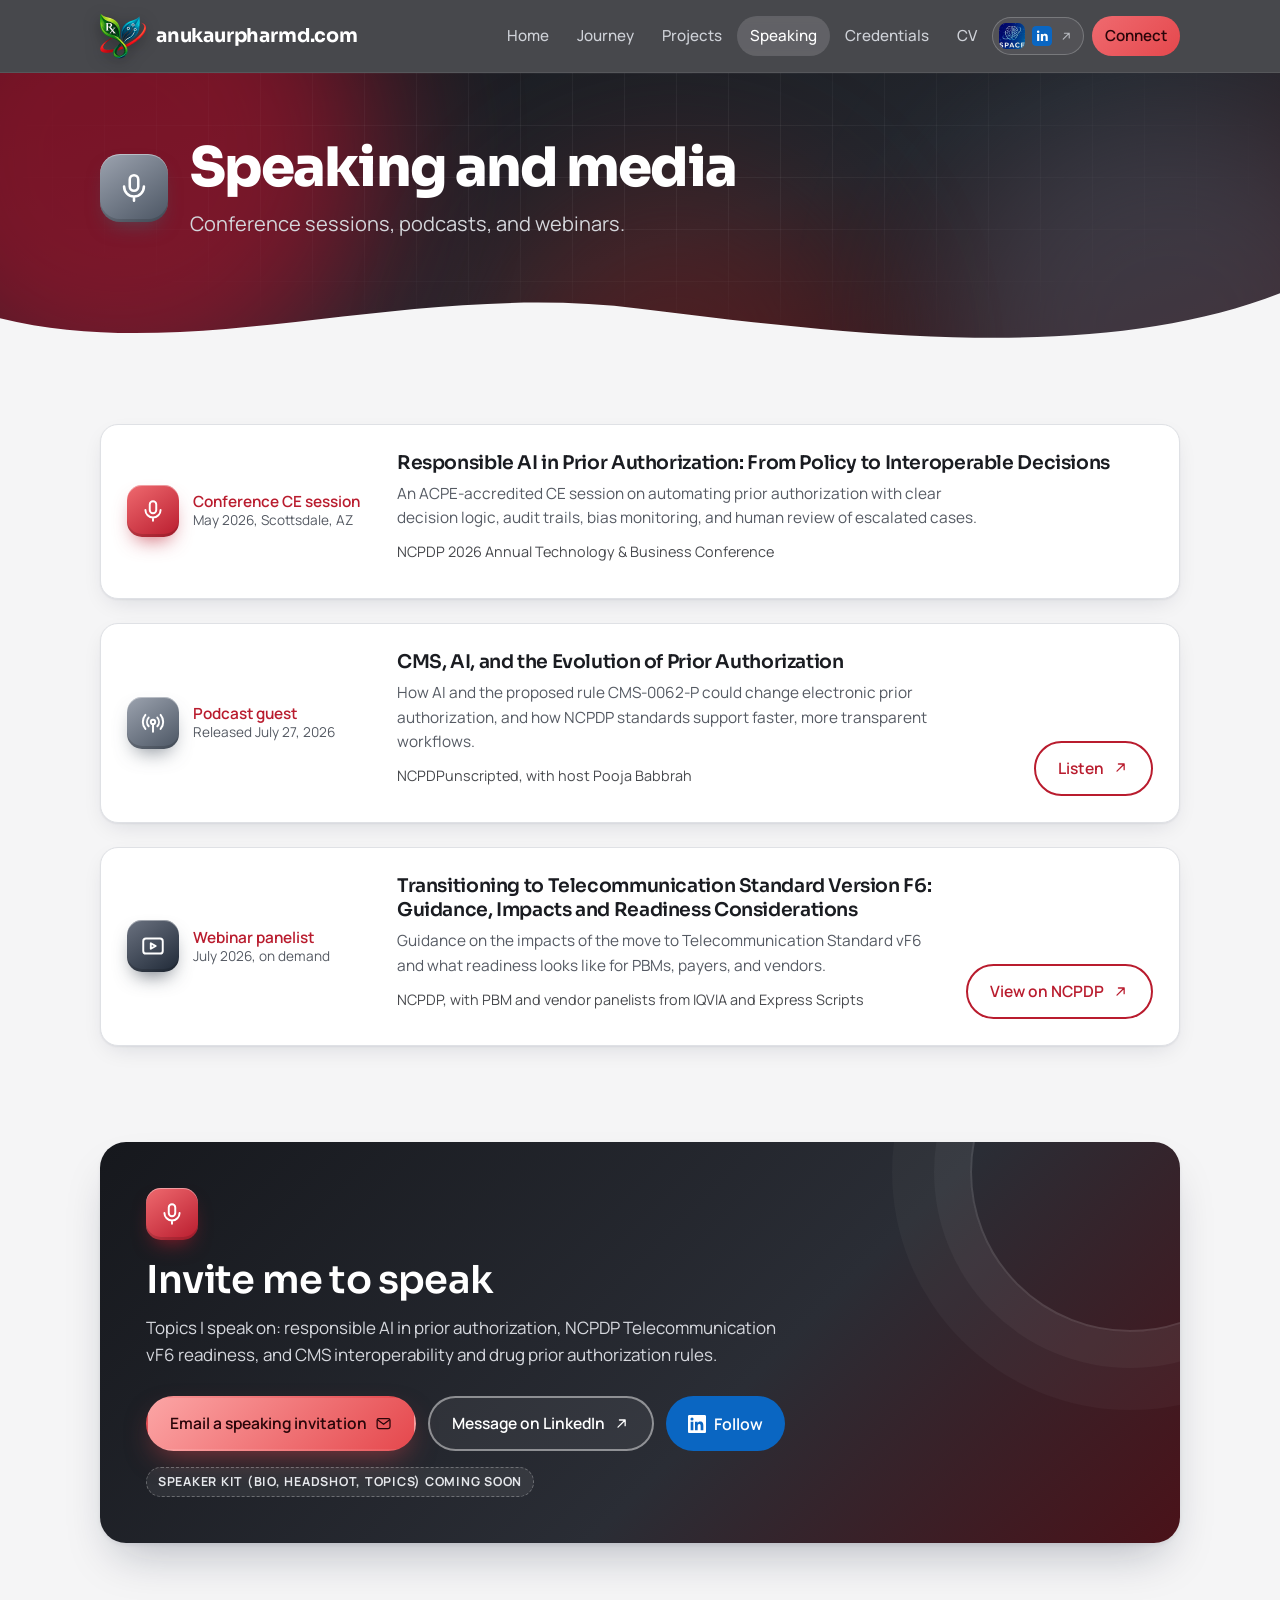
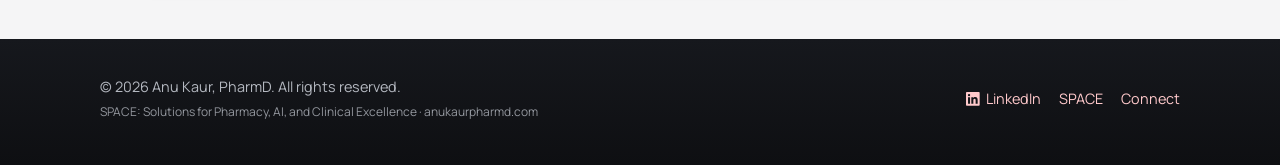
<file: speaking.html>
<!doctype html>
<html lang="en" class="no-js">
<head>
<meta charset="utf-8">
<meta name="viewport" content="width=device-width, initial-scale=1">
<title>Speaking | Anu Kaur, PharmD, RPh</title>
<meta name="description" content="Conference sessions, podcasts, and webinars on responsible AI in prior authorization, CMS rules, and NCPDP standards.">
<meta name="author" content="Anu Kaur, PharmD, RPh">
<link rel="canonical" href="https://anukaurpharmd.com/speaking.html">
<meta property="og:type" content="website">
<meta property="og:site_name" content="Anu Kaur, PharmD">
<meta property="og:title" content="Speaking | Anu Kaur, PharmD, RPh">
<meta property="og:description" content="Conference sessions, podcasts, and webinars on responsible AI in prior authorization, CMS rules, and NCPDP standards.">
<meta property="og:url" content="https://anukaurpharmd.com/speaking.html">
<meta property="og:image" content="https://anukaurpharmd.com/assets/og.jpg">
<meta name="twitter:card" content="summary_large_image">
<meta name="theme-color" content="#16181d">
<link rel="icon" type="image/png" href="assets/favicon.png">
<link rel="apple-touch-icon" href="assets/apple-touch-icon.png">
<link rel="preload" href="assets/fonts/manrope-latin-400-normal.woff2" as="font" type="font/woff2" crossorigin>
<link rel="preload" href="assets/fonts/sora-latin-800-normal.woff2" as="font" type="font/woff2" crossorigin>
<link rel="stylesheet" href="styles.css">
<script type="application/ld+json">{"@context":"https://schema.org","@type":"Person","name":"Anu Kaur","honorificSuffix":"PharmD, RPh","jobTitle":"Pharmacist and technology solutions consultant","url":"https://anukaurpharmd.com/","image":"https://anukaurpharmd.com/assets/og.jpg","sameAs":["https://www.linkedin.com/in/anudeepkaur/"],"alumniOf":"Midwestern University College of Pharmacy","knowsAbout":["Pharmacy benefit management","Prior authorization","NCPDP standards","Healthcare AI governance"]}</script>
<script type="application/ld+json">{"@context":"https://schema.org","@type":"ItemList","itemListElement":[{"@type":"ListItem","position":1,"item":{"@type":"EducationEvent","name":"Responsible AI in Prior Authorization: From Policy to Interoperable Decisions","startDate":"2026-05-05T11:30:00-07:00","location":{"@type":"Place","name":"NCPDP 2026 Annual Technology & Business Conference","address":"Scottsdale, AZ"},"performer":{"@type":"Person","name":"Anu Kaur"},"description":"Conference session on responsible AI in prior authorization, from policy to interoperable decisions.","eventAttendanceMode":"https://schema.org/OfflineEventAttendanceMode","eventStatus":"https://schema.org/EventScheduled","image":"https://anukaurpharmd.com/assets/og.jpg","organizer":{"@type":"Organization","name":"NCPDP","url":"https://ncpdp.org"},"endDate":"2026-05-05T12:00:00-07:00"}},{"@type":"ListItem","position":2,"item":{"@type":"PodcastEpisode","name":"CMS, AI, and the Evolution of Prior Authorization","datePublished":"2026-07-27","partOfSeries":{"@type":"PodcastSeries","name":"NCPDPunscripted"},"url":"https://ncpdpunscripted.buzzsprout.com/1896793/episodes/19557745-cms-ai-and-the-evolution-of-prior-authorization"}},{"@type":"ListItem","position":3,"item":{"@type":"Event","name":"Transitioning to Telecommunication Standard Version F6: Guidance, Impacts and Readiness Considerations","startDate":"2026-07-23T12:00:00-04:00","organizer":{"@type":"Organization","name":"NCPDP","url":"https://ncpdp.org"},"url":"https://ncpdp.org/NCPDPTelecomF6-HIPAAWebinars","description":"Guidance on the impacts of the move to Telecommunication Standard vF6 and what readiness looks like for PBMs, payers, and vendors.","eventAttendanceMode":"https://schema.org/OnlineEventAttendanceMode","eventStatus":"https://schema.org/EventScheduled","location":{"@type":"VirtualLocation","url":"https://ncpdp.org/NCPDPTelecomF6-HIPAAWebinars"},"image":"https://anukaurpharmd.com/assets/og.jpg","performer":{"@type":"Person","name":"Anu Kaur"},"offers":{"@type":"Offer","price":"0","priceCurrency":"USD","availability":"https://schema.org/InStock","url":"https://ncpdp.org/NCPDPTelecomF6-HIPAAWebinars"},"endDate":"2026-07-23T14:00:00-04:00"}}]}</script>
</head>
<body>
<a class="skip" href="#main">Skip to content</a>
<header class="site-header">
  <div class="wrap">
    <a class="wordmark" href="index.html"><img class="logo" src="assets/logo.png" alt="" width="36" height="36"><span class="nm">anukaurpharmd.com</span></a>
    <button class="menu-btn" type="button" aria-expanded="false" aria-controls="site-nav">Menu</button>
    <nav class="nav" id="site-nav" aria-label="Main">
      <a href="index.html">Home</a>
      <a href="journey.html">Journey</a>
      <a href="projects.html">Projects</a>
      <a href="speaking.html" aria-current="page">Speaking</a>
      <a href="credentials.html">Credentials</a>
      <a href="cv.html">CV</a>
      <a class="nav-space" href="https://www.linkedin.com/groups/14761009/" target="_blank" rel="noopener" title="SPACE on LinkedIn: opens the group in a new tab" aria-label="SPACE, our LinkedIn group (opens in a new tab)"><img src="assets/space-logo.png" alt="" width="26" height="26"><svg class="li" viewBox="0 0 24 24" aria-hidden="true"><rect width="24" height="24" rx="4.5" fill="#0A66C2"/><path fill="#fff" d="M6.1 9.5h2.6V18H6.1zM7.4 5.5a1.5 1.5 0 110 3 1.5 1.5 0 010-3zM10.6 9.5h2.5v1.2c.4-.7 1.3-1.4 2.7-1.4 2.6 0 3.1 1.7 3.1 3.9V18h-2.6v-4.3c0-1 0-2.3-1.4-2.3s-1.6 1.1-1.6 2.2V18h-2.7z"/></svg><span class="nm-m">SPACE on LinkedIn</span><svg class="ic" viewBox="0 0 24 24" aria-hidden="true"><path d="M7 17L17 7M9 7h8v8"/></svg></a>
      <a href="connect.html" class="nav-cta">Connect</a>
    </nav>
  </div>
</header>
<main id="main">
  <div class="stage small page-head"><div class="aurora" aria-hidden="true"><i class="b1"></i><i class="b2"></i><i class="b3"></i></div><div class="grid-bg" aria-hidden="true"></div>
    <div class="wrap">
      <span class="rise" style="--i:0"><span class="tile violet" aria-hidden="true"><svg class="ic" viewBox="0 0 24 24" aria-hidden="true"><rect x="9" y="3" width="6" height="11" rx="3"/><path d="M5 11a7 7 0 0014 0M12 18v3"/></svg></span></span>
      <div class="tx"><h1 class="rise" style="--i:1">Speaking and media</h1><p class="rise" style="--i:2">Conference sessions, podcasts, and webinars.</p></div>
    </div>
    <svg class="wave" viewBox="0 0 1440 80" preserveAspectRatio="none" aria-hidden="true"><path d="M0 44C220 94 460 4 720 34s520 56 720-16V80H0z"/></svg>
  </div>
  <section>
    <div class="wrap">
      <h2 class="visually-hidden">Talks and media</h2>
      <div class="talks full">
      <article class="talk card reveal" style="--i:0">
        <div class="top"><span class="tile" aria-hidden="true"><svg class="ic" viewBox="0 0 24 24" aria-hidden="true"><rect x="9" y="3" width="6" height="11" rx="3"/><path d="M5 11a7 7 0 0014 0M12 18v3"/></svg></span><p class="kind">Conference CE session<small>May 2026, Scottsdale, AZ</small></p></div>
        <div class="body"><h3>Responsible AI in Prior Authorization: From Policy to Interoperable Decisions</h3><p>An ACPE-accredited CE session on automating prior authorization with clear decision logic, audit trails, bias monitoring, and human review of escalated cases.</p><p class="venue">NCPDP 2026 Annual Technology &amp; Business Conference</p></div>
      </article>
      <article class="talk card reveal" style="--i:1">
        <div class="top"><span class="tile violet" aria-hidden="true"><svg class="ic" viewBox="0 0 24 24" aria-hidden="true"><circle cx="12" cy="11" r="2"/><path d="M8 7a6 6 0 000 8M16 7a6 6 0 010 8M5 4.5a10 10 0 000 13M19 4.5a10 10 0 010 13M12 13v7"/></svg></span><p class="kind">Podcast guest<small>Released July 27, 2026</small></p></div>
        <div class="body"><h3>CMS, AI, and the Evolution of Prior Authorization</h3><p>How AI and the proposed rule CMS-0062-P could change electronic prior authorization, and how NCPDP standards support faster, more transparent workflows.</p><p class="venue">NCPDPunscripted, with host Pooja Babbrah</p></div>
        <a class="btn btn-quiet" href="https://ncpdpunscripted.buzzsprout.com/1896793/episodes/19557745-cms-ai-and-the-evolution-of-prior-authorization" target="_blank" rel="noopener">Listen<svg class="ic" viewBox="0 0 24 24" aria-hidden="true"><path d="M7 17L17 7M9 7h8v8"/></svg></a>
      </article>
      <article class="talk card reveal" style="--i:2">
        <div class="top"><span class="tile amber" aria-hidden="true"><svg class="ic" viewBox="0 0 24 24" aria-hidden="true"><rect x="3" y="5" width="18" height="14" rx="2.5"/><path d="M10 9.5v5l4.5-2.5z"/></svg></span><p class="kind">Webinar panelist<small>July 2026, on demand</small></p></div>
        <div class="body"><h3>Transitioning to Telecommunication Standard Version F6: Guidance, Impacts and Readiness Considerations</h3><p>Guidance on the impacts of the move to Telecommunication Standard vF6 and what readiness looks like for PBMs, payers, and vendors.</p><p class="venue">NCPDP, with PBM and vendor panelists from IQVIA and Express Scripts</p></div>
        <a class="btn btn-quiet" href="https://ncpdp.org/NCPDPTelecomF6-HIPAAWebinars" target="_blank" rel="noopener">View on NCPDP<svg class="ic" viewBox="0 0 24 24" aria-hidden="true"><path d="M7 17L17 7M9 7h8v8"/></svg></a>
      </article>
      </div>
    </div>
  </section>
  <section aria-labelledby="invite-title">
    <div class="wrap">
      <div class="band reveal">
        <span class="tile" aria-hidden="true"><svg class="ic" viewBox="0 0 24 24" aria-hidden="true"><rect x="9" y="3" width="6" height="11" rx="3"/><path d="M5 11a7 7 0 0014 0M12 18v3"/></svg></span>
        <h2 id="invite-title">Invite me to speak</h2>
        <p>Topics I speak on: responsible AI in prior authorization, NCPDP Telecommunication vF6 readiness, and CMS interoperability and drug prior authorization rules.</p>
        <div class="actions"><a class="btn btn-primary" href="#" data-mail="Speaking invitation">Email a speaking invitation <svg class="ic" viewBox="0 0 24 24" aria-hidden="true"><rect x="3" y="5" width="18" height="14" rx="2.5"/><path d="M4 7l8 6 8-6"/></svg></a><a class="btn btn-quiet" href="https://www.linkedin.com/in/anudeepkaur/" target="_blank" rel="noopener">Message on LinkedIn <svg class="ic" viewBox="0 0 24 24" aria-hidden="true"><path d="M7 17L17 7M9 7h8v8"/></svg></a><a class="li-follow-btn" href="https://www.linkedin.com/in/anudeepkaur/" target="_blank" rel="noopener noreferrer" aria-label="Follow Anu Kaur on LinkedIn"><svg viewBox="0 0 24 24" aria-hidden="true"><path d="M20.45 20.45h-3.56v-5.57c0-1.33-.03-3.04-1.85-3.04-1.86 0-2.14 1.45-2.14 2.95v5.66H9.35V9h3.41v1.56h.05c.48-.9 1.64-1.85 3.37-1.85 3.6 0 4.27 2.37 4.27 5.46v6.28zM5.34 7.43a2.06 2.06 0 1 1 0-4.12 2.06 2.06 0 0 1 0 4.12zM7.12 20.45H3.56V9h3.56v11.45zM22.22 0H1.77C.79 0 0 .77 0 1.73v20.54C0 23.23.79 24 1.77 24h20.45c.98 0 1.78-.77 1.78-1.73V1.73C24 .77 23.2 0 22.22 0z"/></svg> Follow</a></div>
        <p class="soon" style="margin-top:16px">Speaker kit (bio, headshot, topics) coming soon</p>
      </div>
    </div>
  </section>
</main>
<footer class="site-footer">
  <div class="wrap">
    <p class="legal">© 2026 Anu Kaur, PharmD. All rights reserved.<small>SPACE: Solutions for Pharmacy, AI, and Clinical Excellence · anukaurpharmd.com</small></p>
    <nav aria-label="Elsewhere">
      <a href="https://www.linkedin.com/in/anudeepkaur/" target="_blank" rel="noopener"><svg class="li-sm" viewBox="0 0 24 24" aria-hidden="true"><path d="M20.45 20.45h-3.56v-5.57c0-1.33-.03-3.04-1.85-3.04-1.86 0-2.14 1.45-2.14 2.95v5.66H9.35V9h3.41v1.56h.05c.48-.9 1.64-1.85 3.37-1.85 3.6 0 4.27 2.37 4.27 5.46v6.28zM5.34 7.43a2.06 2.06 0 1 1 0-4.12 2.06 2.06 0 0 1 0 4.12zM7.12 20.45H3.56V9h3.56v11.45zM22.22 0H1.77C.79 0 0 .77 0 1.73v20.54C0 23.23.79 24 1.77 24h20.45c.98 0 1.78-.77 1.78-1.73V1.73C24 .77 23.2 0 22.22 0z"/></svg>LinkedIn</a>
      <a href="https://www.linkedin.com/groups/14761009/" target="_blank" rel="noopener">SPACE</a>
      <a href="connect.html">Connect</a>
    </nav>
  </div>
</footer>
<script src="site.js"></script>
</body>
</html>
</file>
<file: styles.css>
/* Anu Kaur, PharmD — portfolio
   Colors and type live in :root. Edit there to restyle every page. */

:root {
  --paper: #f5f5f6;
  --card: #ffffff;
  --ink: #1a1c21;
  --muted: #555a63;
  --line: #dfe1e5;
  --teal: #b91c2e;
  --teal-b: #e5484d;
  --teal-soft: #fbe9ea;
  --violet: #4b5563;
  --violet-b: #6b7280;
  --violet-soft: #eceef2;
  --amber: #9b1522;
  --navy: #16181d;
  --navy-2: #23262d;
  --focus: #111827;
  --shadow: 0 1px 2px rgba(11,23,48,.06), 0 8px 24px -8px rgba(11,23,48,.14);
  --shadow-up: 0 2px 4px rgba(11,23,48,.06), 0 24px 48px -16px rgba(11,23,48,.28);

  --serif: 'Sora', 'Manrope', system-ui, -apple-system, 'Segoe UI', sans-serif;
  --sans: 'Manrope', system-ui, -apple-system, 'Segoe UI', sans-serif;
  --mono: 'IBM Plex Mono', ui-monospace, 'SF Mono', Menlo, Consolas, monospace;

  --step-0: 1.0625rem;
  --step-1: 1.25rem;
  --step-2: 1.625rem;
  --step-3: clamp(1.8rem, 3.6vw, 2.4rem);
  --measure: 66ch;
  --gutter: clamp(16px, 4vw, 40px);
  --radius: 18px;
}

@media (prefers-color-scheme: dark) {
  :root {
    --paper: #121316;
    --card: #1c1e23;
    --ink: #eceef1;
    --muted: #aeb3bc;
    --line: #32353c;
    --teal: #ff7b80;
    --teal-soft: #3a1a1e;
    --violet: #cbd5e1;
    --violet-soft: #272b33;
    --amber: #ff8a8f;
    --focus: #e5e7eb;
    --shadow: 0 1px 2px rgba(0,0,0,.4), 0 8px 24px -8px rgba(0,0,0,.5);
    --shadow-up: 0 2px 4px rgba(0,0,0,.4), 0 24px 48px -16px rgba(0,0,0,.7);
  }
}

*, *::before, *::after { box-sizing: border-box; }
html { -webkit-text-size-adjust: 100%; scroll-behavior: smooth; }
body { margin: 0; background: var(--paper); color: var(--ink); font-family: var(--sans); font-size: var(--step-0); line-height: 1.6; overflow-x: hidden; }
img { max-width: 100%; height: auto; display: block; }
a { color: var(--teal); text-underline-offset: 3px; }
a:hover { color: var(--ink); }
:focus-visible { outline: 3px solid var(--focus); outline-offset: 3px; border-radius: 6px; }
.stage :focus-visible, .site-header :focus-visible, .site-footer :focus-visible, .band :focus-visible { outline-color: #fca5a5; }
.visually-hidden { position: absolute; width: 1px; height: 1px; overflow: hidden; clip: rect(0 0 0 0); white-space: nowrap; }

.skip { position: absolute; left: -999px; top: 8px; background: #fff; color: var(--navy); padding: 8px 14px; border-radius: 8px; z-index: 50; }
.skip:focus { left: 8px; }
.wrap { max-width: 1160px; margin: 0 auto; padding: 0 var(--gutter); position: relative; }

/* ---------- icons ---------- */
.ic { width: 1.25em; height: 1.25em; flex: none; stroke: currentColor; fill: none; stroke-width: 1.8; stroke-linecap: round; stroke-linejoin: round; }
.tile { display: grid; place-items: center; width: 52px; height: 52px; border-radius: 15px; color: #fff; flex: none;
  background: linear-gradient(145deg, #ef6a6f 0%, #b91c2e 100%);
  box-shadow: 0 10px 20px -8px rgba(185,28,46,.7), inset 0 1px 0 rgba(255,255,255,.4), inset 0 -3px 0 rgba(0,0,0,.14); }
.tile .ic { width: 26px; height: 26px; }
.tile.violet { background: linear-gradient(145deg, #9ca3af 0%, #4b5563 100%); box-shadow: 0 10px 20px -8px rgba(75,85,99,.7), inset 0 1px 0 rgba(255,255,255,.4), inset 0 -3px 0 rgba(0,0,0,.14); }
.tile.amber { background: linear-gradient(145deg, #6b7280 0%, #1f2937 100%); box-shadow: 0 10px 20px -8px rgba(31,41,55,.7), inset 0 1px 0 rgba(255,255,255,.4), inset 0 -3px 0 rgba(0,0,0,.14); }

/* ---------- header ---------- */
.site-header { position: sticky; top: 0; z-index: 30; background: rgba(22,24,29,.78); backdrop-filter: blur(14px) saturate(140%); -webkit-backdrop-filter: blur(14px) saturate(140%); border-bottom: 1px solid rgba(255,255,255,.08); transition: background .3s, box-shadow .3s; view-transition-name: site-header; }
.site-header.scrolled { background: rgba(22,24,29,.94); box-shadow: 0 10px 30px -12px rgba(0,0,0,.5); }
.site-header .wrap { display: flex; align-items: center; justify-content: space-between; gap: 16px; min-height: 68px; }
.wordmark { display: inline-flex; align-items: center; gap: 10px; font-family: var(--serif); font-weight: 600; font-size: 1.2rem; color: #fff; text-decoration: none; letter-spacing: -0.01em; }
.wordmark:hover { color: #fff; }
.wordmark b { font-size: 1.15rem; display: grid; place-items: center; width: 34px; height: 34px; border-radius: 10px; font-style: italic; font-weight: 700; font-size: 1.05rem; background: linear-gradient(145deg, #ef6a6f, #b91c2e); box-shadow: inset 0 1px 0 rgba(255,255,255,.4), 0 6px 14px -4px rgba(229,72,77,.6); }
.wordmark .nm span { color: #b4b8c0; font-weight: 400; }
.nav { display: flex; gap: 2px; align-items: center; }
.nav a { color: #cfd2d8; text-decoration: none; padding: 8px 13px; border-radius: 999px; font-weight: 500; font-size: 0.95rem; transition: color .2s, background .2s; }
.nav a:hover { color: #fff; background: rgba(255,255,255,.09); }
.nav a[aria-current="page"] { color: #fff; background: rgba(255,255,255,.14); }
.nav a.nav-cta { margin-left: 6px; background: linear-gradient(135deg, #ef6a6f, #e5484d); color: #2a0509; font-weight: 600; }
.nav a.nav-cta:hover { background: #fca5a5; color: #2a0509; }
.nav a.nav-cta[aria-current="page"] { box-shadow: 0 0 0 2px #fff inset; }
.menu-btn { display: none; font: 600 0.95rem var(--sans); color: #fff; background: rgba(255,255,255,.1); border: 1px solid rgba(255,255,255,.2); border-radius: 999px; padding: 8px 16px; cursor: pointer; }

/* ---------- type ---------- */
h1, h2, h3 { font-family: var(--serif); font-weight: 600; line-height: 1.15; letter-spacing: -0.02em; margin: 0 0 0.5em; }
h1 { font-size: clamp(2.3rem, 5.6vw, 4.1rem); font-weight: 800; letter-spacing: -0.03em; }
h2 { font-size: var(--step-3); }
h3 { font-size: var(--step-1); line-height: 1.3; }
p { margin: 0 0 1em; max-width: var(--measure); }
.lede { font-size: var(--step-1); color: var(--muted); line-height: 1.55; }

main { padding: 0 0 clamp(56px, 8vw, 96px); }
section { margin-top: clamp(56px, 8vw, 96px); }
.stage + section { margin-top: clamp(40px, 6vw, 72px); }
.section-head { display: flex; justify-content: space-between; align-items: end; gap: 16px; margin-bottom: 28px; flex-wrap: wrap; }
.section-head h2 { margin: 0; }
.section-head a { font-weight: 600; text-decoration: none; display: inline-flex; gap: 6px; align-items: center; }
.section-head a:hover .ic { transform: translateX(3px); }
.section-head .ic { transition: transform .2s; }

/* ---------- buttons ---------- */
.actions { display: flex; flex-wrap: wrap; gap: 12px; margin-top: 28px; }
.btn { display: inline-flex; align-items: center; gap: 8px; padding: 13px 22px; border-radius: 999px; font-weight: 600; font-size: 0.975rem; text-decoration: none; border: 2px solid transparent; transition: transform .2s, box-shadow .2s, background .2s, color .2s; cursor: pointer; }
.btn .ic { width: 1.1em; height: 1.1em; transition: transform .2s; }
.btn:hover .ic { transform: translateX(3px); }
.btn:hover { transform: translateY(-2px); }
.btn-primary { background: linear-gradient(135deg, #b91c2e, #c8102e); color: #fff; box-shadow: 0 10px 22px -8px rgba(185,28,46,.7); }
.btn-primary:hover { color: #fff; box-shadow: 0 16px 28px -8px rgba(185,28,46,.8); }
.btn-quiet { color: var(--teal); border-color: currentColor; background: transparent; }
.btn-quiet:hover { background: var(--teal-soft); color: var(--ink); }
.stage .btn-primary { background: linear-gradient(135deg, #fca5a5, #e5484d); color: #2a0509; box-shadow: 0 12px 28px -8px rgba(229,72,77,.7); }
.stage .btn-primary:hover, .band .btn-primary:hover { color: #2a0509; }
.band .btn-primary { background: linear-gradient(135deg, #fca5a5, #e5484d); color: #2a0509; box-shadow: 0 12px 28px -8px rgba(229,72,77,.5); }
.stage .btn-quiet, .band .btn-quiet { color: #fff; border-color: rgba(255,255,255,.45); background: rgba(255,255,255,.06); }
.stage .btn-quiet:hover, .band .btn-quiet:hover { background: rgba(255,255,255,.16); color: #fff; }

/* ---------- stage (dark hero, also used for page heads) ---------- */
.stage { position: relative; overflow: hidden; color: #fff; background: linear-gradient(160deg, #16181d 0%, #23262d 55%, #3a1318 100%); padding: clamp(48px, 8vw, 96px) 0 clamp(88px, 11vw, 140px); }
.stage p { color: #d4d6db; }
.aurora i { position: absolute; border-radius: 50%; filter: blur(70px); opacity: .55; }
.aurora .b1 { width: 520px; height: 520px; background: #c8102e; left: -140px; top: -180px; animation: drift1 18s ease-in-out infinite alternate; }
.aurora .b2 { width: 460px; height: 460px; background: #4b5563; right: -120px; top: 10%; opacity: .5; animation: drift2 22s ease-in-out infinite alternate; }
.aurora .b3 { width: 380px; height: 380px; background: #7f1d1d; left: 38%; bottom: -200px; opacity: .4; animation: drift1 26s ease-in-out infinite alternate-reverse; }
.grid-bg { position: absolute; inset: 0; background-image: linear-gradient(rgba(255,255,255,.05) 1px, transparent 1px), linear-gradient(90deg, rgba(255,255,255,.05) 1px, transparent 1px); background-size: 52px 52px; -webkit-mask-image: radial-gradient(ellipse at 50% 30%, #000 20%, transparent 75%); mask-image: radial-gradient(ellipse at 50% 30%, #000 20%, transparent 75%); }
.wave { position: absolute; left: 0; right: 0; bottom: -1px; width: 100%; height: clamp(40px, 6vw, 84px); display: block; }
.wave path { fill: var(--paper); }

.hero { display: grid; grid-template-columns: minmax(0, 1.1fr) minmax(0, 1fr); gap: clamp(32px, 5vw, 64px); align-items: center; }
.pill { display: inline-flex; align-items: center; gap: 8px; padding: 7px 15px 7px 11px; border-radius: 999px; background: rgba(255,255,255,.1); border: 1px solid rgba(255,255,255,.22); color: #fff1f1 !important; font-size: 0.9rem; font-weight: 500; margin-bottom: 22px; backdrop-filter: blur(6px); }
.pill .ic { color: #fca5a5; width: 1.2em; height: 1.2em; }
.hero h1 { color: #fff; margin-bottom: 0.25em; text-shadow: 0 6px 30px rgba(0,0,0,.35); }
.tagline { font-family: var(--serif); font-size: clamp(1.2rem, 2.4vw, 1.6rem); line-height: 1.35; color: #ffb3b6 !important; font-weight: 500; max-width: 30ch; }
.trust { display: flex; flex-wrap: wrap; gap: 10px; list-style: none; margin: 30px 0 0; padding: 0; }
.trust li { display: inline-flex; align-items: center; gap: 8px; font-size: 0.9rem; color: #e5e7eb; padding: 8px 14px 8px 10px; border-radius: 12px; background: rgba(255,255,255,.07); border: 1px solid rgba(255,255,255,.14); }
.trust .ic { color: #fca5a5; }

/* 3D scene */
.scene { perspective: 1400px; position: relative; padding: 18px 0 30px; }
.tilt { position: relative; transform-style: preserve-3d; transform: rotateX(var(--rx, 5deg)) rotateY(var(--ry, -12deg)); transition: transform .25s ease-out; will-change: transform; }
.sheet { position: absolute; inset: 0; border-radius: 20px; background: linear-gradient(145deg, rgba(255,255,255,.16), rgba(255,255,255,.04)); border: 1px solid rgba(255,255,255,.22); }
.sheet.s1 { transform: translateZ(-36px) translate(16px, 18px); }
.sheet.s2 { transform: translateZ(-72px) translate(32px, 36px); opacity: .6; }
.rx-label { position: relative; background: var(--card); color: #1a1c21; border-radius: 20px; overflow: hidden; box-shadow: 0 50px 80px -28px rgba(0,0,0,.7), 0 0 0 1px rgba(255,255,255,.4) inset; }
.rx-label::after { content: ''; position: absolute; inset: 0; pointer-events: none; background: linear-gradient(115deg, transparent 35%, rgba(255,255,255,.55) 48%, transparent 60%); transform: translateX(-120%); animation: sheen 5.5s 1.6s ease-in-out infinite; mix-blend-mode: soft-light; }
.rx-top { display: flex; align-items: center; gap: 16px; padding: 18px 22px; background: linear-gradient(120deg, #b91c2e, #9b1522 60%, #7a1019); color: #fff; }
.rx-mark { font-family: var(--serif); font-style: italic; font-weight: 800; font-size: 2.9rem; line-height: 1; color: #fff; text-shadow: 0 4px 14px rgba(0,0,0,.35); }
.rx-name { font-weight: 600; font-size: 1.1rem; line-height: 1.3; }
.rx-name small { display: block; color: #ffd5d7; font-weight: 400; font-size: 0.88rem; }
.rx-fields { margin: 0; padding: 6px 22px 8px; }
.rx-fields div { display: grid; grid-template-columns: 6.6rem 1fr; gap: 12px; padding: 9px 0; border-bottom: 1px solid #e6e7ea; }
.rx-fields div:last-child { border-bottom: 0; }
.rx-fields dt { color: #5d626b; font-size: 0.86rem; font-weight: 500; }
.rx-fields dd { margin: 0; font-size: 0.93rem; line-height: 1.4; color: #1a1c21; }
.rx-perf { height: 40px; position: relative; background: #f1f2f4; border-top: 2px dashed #c9ccd2; display: flex; align-items: center; padding: 0 22px; gap: 3px; overflow: hidden; }
.rx-perf i { display: block; width: 3px; height: 22px; background: #1a1c21; opacity: .75; border-radius: 1px; flex: none; }
.rx-perf i:nth-child(3n) { width: 2px; opacity: .5; } .rx-perf i:nth-child(5n) { width: 5px; }
.chip3d { position: absolute; display: inline-flex; align-items: center; gap: 8px; padding: 10px 15px; border-radius: 14px; font-weight: 600; font-size: 0.9rem; color: #fff; background: rgba(30,32,38,.72); border: 1px solid rgba(255,255,255,.28); backdrop-filter: blur(10px); -webkit-backdrop-filter: blur(10px); box-shadow: 0 24px 40px -14px rgba(0,0,0,.6); transform: translateZ(80px); }
.chip3d .ic { color: #fca5a5; }
.chip3d.c1 { top: -4px; right: -14px; animation: bob 6s ease-in-out infinite; }
.chip3d.c2 { bottom: -16px; left: 14px; animation: bob 7s -2s ease-in-out infinite; }
.chip3d.c3 { bottom: -16px; right: 14px; animation: bob 8s -4s ease-in-out infinite; }
.chip3d.c2 .ic { color: #d1d5db; } .chip3d.c3 .ic { color: #fecaca; }

/* page head variant */
.stage.small { padding: clamp(36px, 6vw, 64px) 0 clamp(72px, 9vw, 112px); }
.page-head .wrap { display: flex; gap: 22px; align-items: center; }
.page-head .tile { width: 68px; height: 68px; border-radius: 20px; }
.page-head .tile .ic { width: 34px; height: 34px; }
.page-head h1 { font-size: clamp(2.1rem, 5vw, 3.4rem); margin: 0 0 .15em; color: #fff; }
.page-head p { margin: 0; font-size: var(--step-1); }
.page-head .actions { margin-top: 20px; }
.page-head .tx { min-width: 0; }

/* ---------- cards ---------- */
.card { position: relative; background: var(--card); border: 1px solid var(--line); border-radius: var(--radius); box-shadow: var(--shadow); transition: transform .35s cubic-bezier(.2,.7,.2,1), box-shadow .35s, border-color .35s; overflow: hidden; }
.card::before { content: ''; position: absolute; inset: 0; pointer-events: none; opacity: 0; transition: opacity .3s; background: radial-gradient(420px circle at var(--mx, 50%) var(--my, 0%), rgba(229,72,77,.14), transparent 60%); }
.card:hover { transform: translateY(-6px); box-shadow: var(--shadow-up); border-color: color-mix(in srgb, var(--teal-b) 55%, var(--line)); }
.card:hover::before { opacity: 1; }

/* flow */
.flow { list-style: none; margin: 0; padding: 0; display: grid; grid-template-columns: repeat(3, minmax(0, 1fr)); gap: 28px; counter-reset: f; }
.flow li { padding: 28px 26px 26px; counter-increment: f; overflow: visible; }
.flow li::after { content: counter(f, decimal-leading-zero); position: absolute; right: 20px; top: 12px; font-family: var(--serif); font-weight: 700; font-size: 3.4rem; line-height: 1; color: var(--teal); opacity: .1; }
.flow .tile { margin-bottom: 18px; }
.flow h3 { margin-bottom: .3em; }
.flow p { margin: 0; color: var(--muted); font-size: .98rem; }
.flow li:not(:last-child) .link { position: absolute; right: -28px; top: 50%; width: 28px; height: 2px; background: repeating-linear-gradient(90deg, var(--teal-b) 0 6px, transparent 6px 10px); z-index: 2; }
.flow li:not(:last-child) .link::after { content: ''; position: absolute; right: -1px; top: -4px; border: 5px solid transparent; border-left: 7px solid var(--teal-b); }

/* stats */
.statband .panel { list-style: none; margin: 0; padding: clamp(22px, 3vw, 34px); display: grid; grid-template-columns: repeat(4, minmax(0, 1fr)); gap: 8px; border-radius: 26px; color: #fff; position: relative; overflow: hidden; background: linear-gradient(135deg, #16181d, #2a2d35 60%, #4a1219); box-shadow: var(--shadow-up); }
.statband .panel::before { content: ''; position: absolute; width: 380px; height: 380px; right: -100px; top: -200px; background: radial-gradient(circle, rgba(156,163,175,.5), transparent 70%); }
.stat { position: relative; display: flex; gap: 14px; align-items: center; padding: 10px 18px; }
.stat + .stat { border-left: 1px solid rgba(255,255,255,.14); }
.stat .tile { width: 46px; height: 46px; }
.stat strong { display: block; font-family: var(--serif); font-size: clamp(1.6rem, 3vw, 2.3rem); line-height: 1.05; font-variant-numeric: tabular-nums; }
.stat div > span { display: block; color: #c0c4cc; font-size: .88rem; line-height: 1.35; margin-top: 3px; }

/* ---------- projects ---------- */
.project-list { display: grid; gap: 28px; }
.project { display: grid; grid-template-columns: minmax(0, 1.05fr) minmax(0, 1fr); gap: clamp(22px, 3.5vw, 44px); align-items: center; padding: clamp(16px, 2.5vw, 26px); }
.project[hidden] { display: none; }
.project figure { margin: 0; border-radius: 14px; overflow: hidden; background: var(--paper); border: 1px solid var(--line); }
.project h3 { font-size: var(--step-2); margin-bottom: .4em; }
.proj-top { display: flex; align-items: center; gap: 12px; margin-bottom: 14px; }
.proj-top .tile { width: 42px; height: 42px; border-radius: 12px; }
.proj-top .tile .ic { width: 21px; height: 21px; }
.status { display: inline-flex; align-items: center; gap: 7px; font-size: .85rem; font-weight: 600; color: var(--violet); background: var(--violet-soft); border-radius: 999px; padding: 4px 12px; }
.status::before { content: ''; width: 7px; height: 7px; border-radius: 50%; background: currentColor; }
.status.live { color: var(--teal); background: var(--teal-soft); }
.status.live::before { animation: pulse 1.8s infinite; }
.project ul { margin: 0 0 1em; padding-left: 1.2em; max-width: var(--measure); }
.project ul li { margin-bottom: .35em; color: var(--muted); }
.project ul li::marker { color: var(--teal-b); }
.tags { display: flex; flex-wrap: wrap; gap: 8px; margin: 0; padding: 0 !important; list-style: none; }
.tags li { font-size: .82rem; font-weight: 500; color: var(--teal) !important; background: var(--teal-soft); border-radius: 999px; padding: 3px 11px; margin: 0 !important; }

.mark-panel { aspect-ratio: 16 / 10; display: grid; place-items: center; padding: 24px; text-align: center; position: relative; overflow: hidden; color: #fff; background: linear-gradient(145deg, #23262d, #b91c2e); }
.mark-panel.violet { background: linear-gradient(145deg, #20232a, #4b5563); }
.mark-panel::before { content: ''; position: absolute; inset: 0; background-image: linear-gradient(rgba(255,255,255,.07) 1px, transparent 1px), linear-gradient(90deg, rgba(255,255,255,.07) 1px, transparent 1px); background-size: 34px 34px; -webkit-mask-image: radial-gradient(circle, #000 20%, transparent 78%); mask-image: radial-gradient(circle, #000 20%, transparent 78%); }
.mark-panel .big-ic { position: absolute; right: -24px; bottom: -34px; width: 190px; height: 190px; opacity: .14; stroke-width: 1.2; }
.mark-panel > div { position: relative; }
.mark-panel span { display: block; font-family: var(--serif); font-weight: 700; font-size: clamp(2rem, 4.6vw, 3.2rem); line-height: 1.05; text-shadow: 0 6px 24px rgba(0,0,0,.4); }
.mark-panel small { display: block; font-family: var(--sans); font-weight: 500; font-size: .95rem; color: #e5e7eb; margin-top: 10px; }
.mark-panel .tile { margin: 0 auto 16px; width: 60px; height: 60px; animation: bobflat 6s ease-in-out infinite; }
.mark-panel .tile .ic { width: 30px; height: 30px; }

.filters { display: flex; flex-wrap: wrap; gap: 8px; margin-bottom: 28px; }
.filters button { font: 600 .95rem var(--sans); color: var(--muted); background: var(--card); border: 1px solid var(--line); border-radius: 999px; padding: 8px 18px; cursor: pointer; transition: all .2s; }
.filters button:hover { color: var(--ink); border-color: var(--teal-b); }
.filters button[aria-pressed="true"] { background: linear-gradient(135deg, #b91c2e, #c8102e); color: #fff; border-color: transparent; box-shadow: 0 8px 18px -8px rgba(185,28,46,.7); }

/* live timeline */
.tl { padding: 22px 22px 16px; background: var(--card); }
.tl-head { display: flex; flex-wrap: wrap; justify-content: space-between; align-items: flex-end; gap: 12px 24px; padding-bottom: 16px; border-bottom: 2px solid var(--ink); }
.tl-title { font-family: var(--serif); font-weight: 600; font-size: var(--step-1); margin: 0; }
.tl-stats { display: flex; gap: 22px; flex-wrap: wrap; }
.tl-stats p { margin: 0; font-size: .88rem; color: var(--muted); }
.tl-stats strong { display: block; font-family: var(--serif); font-size: 2.1rem; line-height: 1.1; color: var(--teal); font-variant-numeric: tabular-nums; }
.tl-stats p + p strong { color: var(--violet); }
.tl-list { list-style: none; margin: 0 !important; padding: 0 !important; position: relative; }
.tl-list li { display: grid; grid-template-columns: 8.2rem 1fr; column-gap: 16px; padding: 12px 0 12px 24px; border-bottom: 1px solid var(--line); position: relative; margin: 0 !important; color: var(--ink) !important; }
.tl-list li:last-child { border-bottom: 0; }
.tl-list li::before { content: ''; position: absolute; left: 2px; top: 17px; width: 10px; height: 10px; border-radius: 50%; background: var(--teal-b); box-shadow: 0 0 0 4px var(--teal-soft); }
.tl-list li.future::before { background: var(--card); border: 2px solid var(--violet-b); box-shadow: 0 0 0 4px var(--violet-soft); }
.tl-list li.pending::before { background: #e5484d; box-shadow: 0 0 0 4px rgba(229,72,77,.25); animation: pulse 1.8s infinite; }
.tl-date { font-weight: 600; font-size: .93rem; font-variant-numeric: tabular-nums; color: var(--ink); }
.tl-rel { grid-column: 1; font-size: .83rem; color: var(--muted); }
.tl-text { grid-column: 2; grid-row: 1 / span 2; font-size: .93rem; line-height: 1.45; color: var(--ink); }
.tl-list li.pending .tl-date { color: var(--amber); }
.tl-foot { font-size: .78rem; color: var(--muted); margin: 12px 0 0; }

/* ---------- speaking ---------- */
.talks { display: grid; grid-template-columns: repeat(3, minmax(0, 1fr)); gap: 24px; }
.talk { padding: 26px; display: flex; flex-direction: column; gap: 4px; }
.talk .top { display: flex; align-items: center; gap: 14px; margin-bottom: 14px; }
.talk .kind { font-weight: 600; color: var(--teal); margin: 0; line-height: 1.3; }
.talk .kind small { display: block; font-weight: 400; color: var(--muted); font-size: .85rem; }
.talk h3 { margin-bottom: .35em; font-size: 1.18rem; }
.talk p { margin: 0 0 .6em; color: var(--muted); font-size: .96rem; }
.talk .venue { font-size: .9rem; color: var(--ink); opacity: .8; }
.talk .btn { margin-top: auto; align-self: flex-start; }
.talk .body { flex: 1; }
.talks.full { grid-template-columns: 1fr; }
.talks.full .talk { display: grid; grid-template-columns: 15rem minmax(0, 1fr) auto; gap: 12px 30px; align-items: start; }
.talks.full .talk .top { margin: 0; }
.talks.full .talk .btn { margin: 0; }

/* ---------- journey ---------- */
.journey { list-style: none; margin: 0; padding: 0; position: relative; }
.journey::before { content: ''; position: absolute; left: calc(7.5rem + 16px + 21px); top: 12px; bottom: 12px; width: 3px; border-radius: 3px; background: linear-gradient(var(--teal-b), var(--violet-b)); opacity: .45; }
.journey > li { display: grid; grid-template-columns: 7.5rem 44px minmax(0, 1fr); gap: 16px; padding: 0 0 28px; position: relative; align-items: start; }
.journey .when { font-weight: 700; font-size: .93rem; margin: 10px 0 0; text-align: right; font-variant-numeric: tabular-nums; color: var(--ink); }
.journey .node { width: 44px; height: 44px; border-radius: 50%; display: grid; place-items: center; color: #fff; position: relative; z-index: 1; background: linear-gradient(145deg, #ef6a6f, #b91c2e); box-shadow: 0 0 0 6px var(--paper), 0 10px 18px -6px rgba(185,28,46,.6); }
.journey .node .ic { width: 21px; height: 21px; }
.journey li.milestone .node { background: linear-gradient(145deg, #9ca3af, #4b5563); box-shadow: 0 0 0 6px var(--paper), 0 10px 18px -6px rgba(75,85,99,.6); }
.journey .what { padding: 22px 26px; }
.journey .chapter { color: var(--teal); font-size: .85rem; font-weight: 600; margin: 0 0 2px; }
.journey li.milestone .chapter { color: var(--violet); }
.journey h3 { margin-bottom: .15em; }
.journey .org { color: var(--muted); margin-bottom: .6em; font-size: .97rem; }
.journey ul { margin: 0; padding-left: 1.2em; max-width: var(--measure); }
.journey ul li { margin-bottom: .3em; font-size: .96rem; }
.journey ul li::marker { color: var(--teal-b); }

/* ---------- lists and grids ---------- */
.two-col { display: grid; grid-template-columns: minmax(0, 1fr) minmax(0, 1fr); gap: clamp(28px, 5vw, 64px); align-items: start; }
.two-col h2 { margin-bottom: .6em; }
.stack { list-style: none; margin: 0; padding: 0; display: grid; gap: 14px; }
.stack li { display: grid; grid-template-columns: 52px 1fr; gap: 16px; align-items: center; padding: 16px 18px; }
.stack strong { display: block; font-weight: 600; line-height: 1.3; }
.stack span.d { color: var(--muted); font-size: .94rem; display: block; margin-top: 2px; }
.cert-grid { list-style: none; margin: 0; padding: 0; display: grid; grid-template-columns: repeat(3, minmax(0, 1fr)); gap: 14px; }
.cert-grid li { padding: 18px; display: flex; flex-direction: column; gap: 10px; }
.cert-grid strong { line-height: 1.3; }
.cert-grid span.d { color: var(--muted); font-size: .9rem; margin-top: -6px; }

.skills { display: grid; grid-template-columns: repeat(3, minmax(0, 1fr)); gap: 20px; }
.skills > div { padding: 22px; }
.skills .sk-h { display: flex; gap: 12px; align-items: center; margin-bottom: 14px; }
.skills .tile { width: 40px; height: 40px; border-radius: 12px; }
.skills .tile .ic { width: 20px; height: 20px; }
.skills h3 { font-size: 1.05rem; margin: 0; }
.skills ul { list-style: none; margin: 0; padding: 0; display: flex; flex-wrap: wrap; gap: 7px; }
.skills li { font-size: .84rem; border: 1px solid var(--line); background: var(--paper); border-radius: 999px; padding: 3px 11px; }

/* ---------- connect ---------- */
.ways { display: grid; grid-template-columns: repeat(2, minmax(0, 1fr)); gap: 20px; }
.way { display: grid; grid-template-columns: 56px 1fr 24px; column-gap: 18px; align-items: center; padding: 24px; text-decoration: none; color: var(--ink); }
.way:hover { color: var(--ink); }
.way .go { color: var(--teal); transition: transform .25s; }
.way:hover .go { transform: translate(3px, -3px); }
.way strong { font-size: 1.1rem; display: block; }
.way span.d { color: var(--muted); font-size: .94rem; display: block; }
.areas { list-style: none; margin: 0; padding: 0; display: grid; grid-template-columns: repeat(2, minmax(0, 1fr)); gap: 20px; }
.areas li { padding: 22px; display: grid; grid-template-columns: 52px 1fr; gap: 16px; }
.areas strong { display: block; font-family: var(--serif); font-size: 1.15rem; font-weight: 600; margin-bottom: 4px; }
.areas span.d { color: var(--muted); font-size: .96rem; }

/* ---------- bands ---------- */
.bands { display: grid; grid-template-columns: 1fr 1fr; gap: 24px; }
.band { position: relative; overflow: hidden; border-radius: 26px; padding: clamp(28px, 4.5vw, 46px); color: #fff; background: linear-gradient(135deg, #16181d, #2a2d35 60%, #4a1219); box-shadow: var(--shadow-up); }
.band.violet { background: linear-gradient(135deg, #1c1f24, #343942 70%, #4b5563); }
.band::before { content: ''; position: absolute; width: 320px; height: 320px; border-radius: 50%; right: -110px; top: -130px; border: 2px solid rgba(255,255,255,.14); box-shadow: 0 0 0 36px rgba(255,255,255,.04), 0 0 0 78px rgba(255,255,255,.03); }
.band > * { position: relative; }
.band .tile { margin-bottom: 18px; }
.band h2 { margin-bottom: .3em; color: #fff; }
.band p { margin-bottom: 0; color: #d6d8de; }

.note { font-size: .925rem; color: var(--muted); border-left: 3px solid var(--teal-b); padding-left: 14px; max-width: var(--measure); }

/* ---------- footer ---------- */
.site-footer { color: #b4b8c0; font-size: .9rem; padding: 36px 0 44px; background: linear-gradient(180deg, #16181d, #0e0f12); }
.site-footer .wrap { display: flex; justify-content: space-between; gap: 14px 28px; flex-wrap: wrap; align-items: center; }
.site-footer p { margin: 0; max-width: none; }
.site-footer nav { display: flex; gap: 6px 18px; flex-wrap: wrap; }
.site-footer a { color: #ffc9cb; text-decoration: none; }
.site-footer a:hover { color: #fff; text-decoration: underline; }

/* ---------- responsive ---------- */
@media (max-width: 980px) {
  .talks { grid-template-columns: 1fr; }
  .talks.full .talk { grid-template-columns: 1fr; }
  .cert-grid, .skills { grid-template-columns: 1fr 1fr; }
  .statband .panel { grid-template-columns: 1fr 1fr; }
  .stat:nth-child(3) { border-left: 0; }
}
@media (max-width: 860px) {
  .menu-btn { display: inline-block; }
  .nav { display: none; position: absolute; left: var(--gutter); right: var(--gutter); top: 64px; flex-direction: column; align-items: stretch; padding: 10px; border-radius: 18px; background: rgba(22,24,29,.97); border: 1px solid rgba(255,255,255,.14); box-shadow: 0 24px 48px -12px rgba(0,0,0,.6); }
  .nav.open { display: flex; }
  .nav a { padding: 12px 16px; border-radius: 12px; }
  .nav a.nav-cta { margin: 6px 0 0; text-align: center; }
  .hero, .project, .two-col, .ways, .areas, .bands { grid-template-columns: 1fr; }
  .flow { grid-template-columns: 1fr; gap: 18px; }
  .flow li:not(:last-child) .link { display: none; }
  .scene { margin: 6px 14px 0 4px; }
  .chip3d.c1 { right: -6px; } .chip3d.c2 { left: -8px; }
  .page-head .wrap { align-items: flex-start; }
}
@media (max-width: 680px) {
  .journey::before { left: 21px; }
  .journey > li { grid-template-columns: 44px minmax(0, 1fr); gap: 4px 14px; }
  .journey .node { grid-row: 1 / span 2; }
  .journey .when { text-align: left; margin: 0; grid-column: 2; grid-row: 1; }
  .journey .what { grid-column: 2; grid-row: 2; padding: 18px; }
}
@media (max-width: 520px) {
  .rx-fields div { grid-template-columns: 1fr; gap: 2px; }
  .cert-grid, .skills { grid-template-columns: 1fr; }
  .statband .panel { grid-template-columns: 1fr; }
  .stat + .stat { border-left: 0; border-top: 1px solid rgba(255,255,255,.14); }
  .tl-list li { grid-template-columns: 1fr; }
  .tl-text { grid-column: 1; grid-row: auto; margin-top: 4px; }
  .page-head .tile { width: 52px; height: 52px; }
  .tilt { --ry: -6deg; }
  .chip3d { font-size: .8rem; padding: 8px 11px; }
  .chip3d.c3 { right: 6px; }
}

/* ---------- motion ---------- */
@keyframes drift1 { to { transform: translate(90px, 70px) scale(1.15); } }
@keyframes drift2 { to { transform: translate(-80px, 90px) scale(.9); } }
@keyframes bob { 0%, 100% { transform: translateZ(80px) translateY(0); } 50% { transform: translateZ(80px) translateY(-12px); } }
@keyframes bobflat { 0%, 100% { transform: translateY(0); } 50% { transform: translateY(-8px); } }
@keyframes sheen { 0%, 55% { transform: translateX(-120%); } 85%, 100% { transform: translateX(120%); } }
@keyframes pulse { 0% { box-shadow: 0 0 0 0 rgba(229,72,77,.55); } 70% { box-shadow: 0 0 0 10px rgba(229,72,77,0); } 100% { box-shadow: 0 0 0 0 rgba(229,72,77,0); } }
@keyframes rise { from { opacity: 0; transform: translateY(26px); } to { opacity: 1; transform: none; } }
@keyframes flyin { from { opacity: 0; transform: translateX(60px) rotateY(-38deg) scale(.92); } to { opacity: 1; transform: none; } }
@keyframes vt-out { to { opacity: 0; transform: translateY(-10px); } }
@keyframes vt-in { from { opacity: 0; transform: translateY(18px); } }

@view-transition { navigation: auto; }
::view-transition-old(root) { animation: vt-out .22s ease both; }
::view-transition-new(root) { animation: vt-in .5s cubic-bezier(.2,.7,.2,1) both; }
::view-transition-group(site-header) { animation-duration: 0s; }

@media (prefers-reduced-motion: no-preference) {
  .stage .rise { animation: rise .9s cubic-bezier(.2,.7,.2,1) both; animation-delay: calc(var(--i, 0) * 110ms + 80ms); }
  .scene { animation: flyin 1.2s .35s cubic-bezier(.2,.7,.2,1) both; }
  .js .reveal { opacity: 0; transform: translateY(32px); transition: opacity .8s cubic-bezier(.2,.7,.2,1), transform .8s cubic-bezier(.2,.7,.2,1); transition-delay: calc(var(--i, 0) * 90ms); }
  .js .reveal.in { opacity: 1; transform: none; }
  .js .card.reveal.in { transition: transform .35s cubic-bezier(.2,.7,.2,1), box-shadow .35s, border-color .35s; transition-delay: 0s; }
  .js .card.reveal.in:hover { transform: translateY(-6px); }
}
@media (prefers-reduced-motion: reduce) {
  html { scroll-behavior: auto; }
  *, *::before, *::after { animation: none !important; transition: none !important; }
  ::view-transition-group(*), ::view-transition-old(*), ::view-transition-new(*) { animation: none !important; }
  .tilt { transform: rotateX(4deg) rotateY(-8deg); }
}
@media print { .site-header, .aurora, .grid-bg { display: none; } .stage { background: none; color: #000; } }

.page-head .wrap > span { display: flex; }
.journey > li:last-child { padding-bottom: 0; }
.journey::before { bottom: 22px; }
@media (max-width: 520px) { .chip3d.c1 { top: -30px; } .scene { padding-top: 34px; } }


.rx-fields a { color: #b91c2e; font-weight: 600; }
.rx-fields div { grid-template-columns: 7.4rem 1fr; }
.wordmark .nm { font-weight: 700; letter-spacing: -0.01em; }
.scene { padding-top: 40px; }
.chip3d.c1 { top: -22px; right: -8px; }
@media (max-width: 520px) { .rx-fields div { grid-template-columns: 1fr; gap: 2px; } }

/* logo */
.wordmark .logo { width: 36px; height: 36px; border-radius: 10px; flex: none; filter: drop-shadow(0 6px 10px rgba(229,72,77,.35)); }
.statband .panel { grid-template-columns: repeat(3, minmax(0, 1fr)); }
.stat:nth-child(3) { border-left: 1px solid rgba(255,255,255,.14); }
@media (max-width: 980px) { .statband .panel { grid-template-columns: 1fr; } .stat + .stat, .stat:nth-child(3) { border-left: 0; border-top: 1px solid rgba(255,255,255,.14); } }
/* hero type */
h1 { font-weight: 800; letter-spacing: -0.035em; }
.hero h1 { line-height: 1.04; }
.tagline { font-family: var(--serif); font-weight: 600; letter-spacing: -0.01em; }
body { font-feature-settings: 'ss01', 'cv11'; }
/* Rx box typography: prescription-label feel */
.rx-label { font-family: var(--sans); }
.rx-mark { font-family: var(--serif); font-weight: 800; font-style: italic; letter-spacing: -0.04em; }
.rx-name { font-family: var(--serif); font-weight: 700; letter-spacing: -0.01em; font-size: 1.12rem; }
.rx-fields dt { font-family: var(--mono); font-weight: 500; font-size: .72rem; letter-spacing: .06em; text-transform: uppercase; color: #8a1220; padding-top: 3px; }
.rx-fields dd { font-family: var(--sans); font-weight: 600; font-size: .95rem; line-height: 1.45; color: #1a1c21; }
.rx-fields div { grid-template-columns: 8rem 1fr; }
@media (max-width: 520px) { .rx-fields div { grid-template-columns: 1fr; gap: 2px; } }

/* new logo (no tile, transparent) */
.wordmark .logo { width: 46px; height: 46px; border-radius: 0; filter: drop-shadow(0 4px 8px rgba(0,0,0,.35)); object-fit: contain; }
.site-header .wrap { min-height: 72px; }
/* SPACE nav item with LinkedIn group logo */
.nav a.nav-space { display: inline-flex; align-items: center; gap: 8px; padding: 5px 12px 5px 6px; border: 1px solid rgba(255,255,255,.22); background: rgba(255,255,255,.06); }
.nav a.nav-space img { width: 26px; height: 26px; border-radius: 7px; flex: none; object-fit: cover; }
.nav a.nav-space span { display: flex; flex-direction: column; line-height: 1.05; font-weight: 600; }
.nav a.nav-space small { font-size: .66rem; font-weight: 500; color: #ffb3b6; letter-spacing: .02em; }
.nav a.nav-space .ic { width: .95em; height: .95em; opacity: .8; }
.nav a.nav-space:hover { background: rgba(255,255,255,.14); border-color: rgba(255,255,255,.4); }
/* 4-tile stat strip, SPACE nav tile */
.statband .panel { grid-template-columns: repeat(4, minmax(0, 1fr)); }
.stat:nth-child(3), .stat:nth-child(4) { border-left: 1px solid rgba(255,255,255,.14); }
.stat-link { display: flex; gap: 14px; align-items: center; color: inherit; text-decoration: none; border-radius: 14px; margin: -10px -18px; padding: 10px 18px; }
.stat-link .tile { width: 46px; height: 46px; flex: none; }
.stat-link:hover strong, .stat-link:focus-visible strong { text-decoration: underline; text-underline-offset: 4px; }
.stat-link:focus-visible { outline: 2px solid #fff; outline-offset: 2px; }
.nav a.nav-space { padding: 5px 10px 5px 6px; gap: 7px; }
.nav a.nav-space .li { width: 20px; height: 20px; flex: none; border-radius: 4px; }
.nav a.nav-space .nm-m { display: none; }
@media (max-width: 1100px) { .statband .panel { grid-template-columns: 1fr 1fr; row-gap: 14px; } .stat:nth-child(odd) { border-left: 0; } .stat:nth-child(even) { border-left: 1px solid rgba(255,255,255,.14); } }
@media (max-width: 520px) { .statband .panel { grid-template-columns: 1fr; } .stat + .stat, .stat:nth-child(even) { border-left: 0; border-top: 1px solid rgba(255,255,255,.14); } }
@media (max-width: 860px) { .nav a.nav-space .nm-m { display: inline; font-weight: 600; } .nav a.nav-space { justify-content: flex-start; } }

/* Rx card header: italic name over a credential line */
.rx-top { gap: 14px; padding: 16px 20px; align-items: center; }
.rx-mark { font-size: 2.4rem; }
.rx-name { display: block; font-size: inherit; }
.rx-name .rx-nm { display: block; font-family: var(--serif); font-style: italic; font-weight: 700; font-size: 1.5rem; letter-spacing: -0.015em; line-height: 1.1; }
.rx-name small { display: block; margin-top: 5px; font-family: var(--sans); font-style: normal; font-weight: 500; font-size: .715rem; line-height: 1.4; color: #ffd9db; }
.rx-name small sup { font-size: .68em; line-height: 0; }
.btn .li-ic { width: 1.25em; height: 1.25em; border-radius: 4px; }
.btn:hover .li-ic { transform: none; }

/* Desktop: the whole hero, down to the wave, fits the first screen */
@media (min-width: 981px) {
  .stage { padding: clamp(24px, 3.9vh, 72px) 0 clamp(70px, 9.1vh, 128px); }
  .hero { gap: clamp(28px, 4vw, 56px); }
  .hero h1 { font-size: min(clamp(2.3rem, 5.6vw, 4.1rem), 7.1vh); }
  .tagline { font-size: min(clamp(1.2rem, 2.4vw, 1.6rem), 3vh); }
  .hero-copy > p { font-size: min(.98rem, 2.05vh); line-height: 1.55; }
  .trust { margin-top: min(26px, 2.6vh); gap: min(10px, 1.1vh); }
  .trust li { font-size: min(.9rem, 1.9vh); padding: min(8px, 1vh) 14px min(8px, 1vh) 10px; }
  .hero .actions { margin-top: min(26px, 2.8vh); gap: min(12px, 1.4vh); }
  .hero .btn { padding: min(13px, 1.55vh) 16px; font-size: min(.975rem, 2vh); }
  .hero .actions .btn { white-space: nowrap; }
  .scene { padding: min(40px, 3vh) 0 min(30px, 2.4vh); }
  .rx-top { padding: min(16px, 1.9vh) 20px; }
  .rx-mark { font-size: min(2.4rem, 4.6vh); }
  .rx-name .rx-nm { font-size: min(1.5rem, 3vh); }
  .rx-name small { font-size: min(.715rem, 1.45vh); }
  .rx-fields { padding: min(6px, .7vh) 22px min(8px, .9vh); }
  .rx-fields div { padding: min(9px, 1.05vh) 0; }
  .rx-fields dt { font-size: min(.72rem, 1.45vh); }
  .rx-fields dd { font-size: min(.95rem, 1.9vh); }
  .rx-perf { height: min(40px, 4vh); }
}

@media (min-width: 1280px) { .hero .actions { flex-wrap: nowrap; } }
@media (min-width: 981px) and (max-width: 1279px) {
  .hero { grid-template-columns: minmax(0, 1fr) minmax(0, 1fr); }
  .rx-fields div { grid-template-columns: 6.1rem 1fr; gap: 10px; }
  .rx-fields dt { font-size: min(.66rem, 1.35vh); }
  .rx-fields dd { font-size: min(.86rem, 1.8vh); }
  .rx-name .rx-nm { font-size: min(1.3rem, 2.7vh); }
  .rx-name small { font-size: min(.66rem, 1.35vh); }
}

/* ---------- self-hosted fonts (no third-party request) ---------- */
@font-face { font-family: 'Sora'; src: url('assets/fonts/sora-latin-600-normal.woff2') format('woff2'); font-weight: 600; font-style: normal; font-display: swap; }
@font-face { font-family: 'Sora'; src: url('assets/fonts/sora-latin-700-normal.woff2') format('woff2'); font-weight: 700; font-style: normal; font-display: swap; }
@font-face { font-family: 'Sora'; src: url('assets/fonts/sora-latin-800-normal.woff2') format('woff2'); font-weight: 800; font-style: normal; font-display: swap; }
@font-face { font-family: 'Manrope'; src: url('assets/fonts/manrope-latin-400-normal.woff2') format('woff2'); font-weight: 400; font-style: normal; font-display: swap; }
@font-face { font-family: 'Manrope'; src: url('assets/fonts/manrope-latin-500-normal.woff2') format('woff2'); font-weight: 500; font-style: normal; font-display: swap; }
@font-face { font-family: 'Manrope'; src: url('assets/fonts/manrope-latin-600-normal.woff2') format('woff2'); font-weight: 600; font-style: normal; font-display: swap; }
@font-face { font-family: 'Manrope'; src: url('assets/fonts/manrope-latin-700-normal.woff2') format('woff2'); font-weight: 700; font-style: normal; font-display: swap; }
@font-face { font-family: 'IBM Plex Mono'; src: url('assets/fonts/ibm-plex-mono-latin-500-normal.woff2') format('woff2'); font-weight: 500; font-style: normal; font-display: swap; }
@font-face { font-family: 'Space Grotesk'; src: url('assets/fonts/space-grotesk-latin-500-normal.woff2') format('woff2'); font-weight: 500; font-style: normal; font-display: swap; }
@font-face { font-family: 'Space Grotesk'; src: url('assets/fonts/space-grotesk-latin-600-normal.woff2') format('woff2'); font-weight: 600; font-style: normal; font-display: swap; }
@font-face { font-family: 'Space Grotesk'; src: url('assets/fonts/space-grotesk-latin-700-normal.woff2') format('woff2'); font-weight: 700; font-style: normal; font-display: swap; }
:root { --rxfont: 'Space Grotesk', ui-sans-serif, system-ui, sans-serif; }

/* ---------- Rx card: modern typeface throughout, Rx mark made prominent ---------- */
.rx-label, .rx-label * { font-family: var(--rxfont); }
.rx-label { box-shadow: 0 60px 90px -30px rgba(0,0,0,.75), 0 0 0 1px rgba(255,255,255,.5) inset, 0 0 0 6px rgba(255,255,255,.1); }
.rx-top { gap: 15px; padding: 17px 20px; }
.rx-mark { display: inline-flex; align-items: center; justify-content: center; width: 60px; height: 60px; flex: none;
  font-family: var(--rxfont); font-style: normal; font-weight: 700; font-size: 1.85rem; letter-spacing: -0.03em;
  color: #9b1522; background: #fff; border-radius: 16px; text-shadow: none;
  box-shadow: 0 10px 22px -8px rgba(0,0,0,.55), inset 0 -3px 0 rgba(0,0,0,.08); }
.rx-name .rx-nm { font-family: var(--rxfont); font-style: italic; font-weight: 700; letter-spacing: -0.02em; }
.rx-name small { font-weight: 500; letter-spacing: .002em; }
.rx-fields dt { font-family: var(--rxfont); font-weight: 600; letter-spacing: .08em; text-transform: uppercase; }
.rx-fields dd { font-family: var(--rxfont); font-weight: 500; }
@media (min-width: 981px) { .rx-mark { width: min(60px, 6.2vh); height: min(60px, 6.2vh); font-size: min(1.85rem, 3.6vh); border-radius: min(16px, 1.7vh); } }

/* ---------- LinkedIn follow button (supplied embed) ---------- */
.li-follow-btn { display: inline-flex; align-items: center; gap: 8px; padding: 10px 20px; background: #0A66C2; color: #ffffff;
  font-family: var(--sans); font-size: 16px; font-weight: 600; line-height: 1; text-decoration: none; border-radius: 999px;
  border: 2px solid transparent; transition: background .2s ease, transform .2s ease; white-space: nowrap; }
.li-follow-btn:hover, .li-follow-btn:focus-visible { background: #004182; color: #fff; transform: translateY(-2px); }
.li-follow-btn svg { width: 18px; height: 18px; fill: currentColor; flex: none; }
.hero .actions .li-follow-btn { padding: min(12px, 1.5vh) 18px; font-size: min(.975rem, 2vh); }

/* ---------- nav: switch to the Menu button earlier ---------- */
@media (max-width: 1080px) {
  .menu-btn { display: inline-block; }
  .nav { display: none; position: absolute; left: var(--gutter); right: var(--gutter); top: 64px; flex-direction: column; align-items: stretch; padding: 10px; border-radius: 18px; background: rgba(22,24,29,.97); border: 1px solid rgba(255,255,255,.14); box-shadow: 0 24px 48px -12px rgba(0,0,0,.6); }
  .nav.open { display: flex; }
  .nav a { padding: 12px 16px; border-radius: 12px; }
  .nav a.nav-cta { margin: 6px 0 0; text-align: center; }
  .nav a.nav-space .nm-m { display: inline; font-weight: 600; }
  .nav a.nav-space { justify-content: flex-start; }
}

/* ---------- verify links ---------- */
.verify { display: inline-flex; align-items: center; gap: 5px; margin-top: 7px; font-size: .8rem; font-weight: 600; color: var(--muted);
  background: none; border: 0; padding: 0; cursor: pointer; font-family: var(--sans); text-decoration: none; }
.verify:hover, .verify:focus-visible { color: var(--teal); text-decoration: underline; text-underline-offset: 3px; }
.verify .ic { width: .95em; height: .95em; }
.verify[data-soon] { cursor: default; }
.verify.said { color: var(--teal); }

/* ---------- contact form ---------- */
.form-card { background: var(--card); border: 1px solid var(--line); border-radius: 22px; padding: clamp(22px, 3vw, 34px); box-shadow: var(--shadow-up); }
.field { display: block; margin-bottom: 16px; }
.field > span { display: block; font-size: .85rem; font-weight: 700; margin-bottom: 6px; color: var(--ink); }
.field input, .field select, .field textarea { width: 100%; font: 500 1rem var(--sans); color: var(--ink); background: var(--paper);
  border: 1.5px solid var(--line); border-radius: 12px; padding: 11px 14px; }
.field input:focus, .field select:focus, .field textarea:focus { outline: 2px solid var(--teal-b); outline-offset: 1px; border-color: transparent; }
.field textarea { min-height: 128px; resize: vertical; }
.form-note { font-size: .85rem; color: var(--muted); margin-top: 10px; }
.form-row { display: grid; grid-template-columns: 1fr 1fr; gap: 0 16px; }
@media (max-width: 680px) { .form-row { grid-template-columns: 1fr; } }
.copy-mail { margin-top: 14px; display: flex; align-items: center; gap: 10px; flex-wrap: wrap; font-size: .9rem; color: var(--muted); }
.copy-mail code { font-family: var(--mono); font-size: .9rem; color: var(--ink); background: var(--paper); border: 1px solid var(--line); border-radius: 8px; padding: 5px 9px; }

/* ---------- speaking cards: equal rows, buttons aligned ---------- */
.talks.full .talk { align-items: stretch; }
.talks.full .talk .btn { margin-top: auto; align-self: flex-start; }
/* ---------- certifications: 4-up so seven items break 4 + 3 ---------- */
@media (min-width: 981px) { .cert-grid { grid-template-columns: repeat(4, minmax(0, 1fr)); } }
/* ---------- skills: cap the chip list with a toggle ---------- */
.sk-more { margin-top: 10px; font: 600 .82rem var(--sans); color: var(--teal); background: none; border: 0; padding: 0; cursor: pointer; }
.sk-more:hover { text-decoration: underline; text-underline-offset: 3px; }
.skills .card ul li.sk-hide { display: none; }
/* ---------- 404 quick links ---------- */
.nf-links { display: flex; flex-wrap: wrap; gap: 10px; margin-top: 18px; }
/* ---------- engagement list ---------- */
.engage { display: grid; grid-template-columns: repeat(3, minmax(0, 1fr)); gap: 18px; list-style: none; margin: 0; padding: 0; }
@media (max-width: 860px) { .engage { grid-template-columns: 1fr; } }
.engage .card { display: flex; flex-direction: column; gap: 8px; }
.engage strong { font-family: var(--serif); font-size: 1.05rem; }
.engage .d { color: var(--muted); font-size: .93rem; line-height: 1.5; }
.soon { display: inline-flex; align-items: center; gap: 6px; font-size: .78rem; font-weight: 700; text-transform: uppercase; letter-spacing: .06em;
  color: var(--muted); background: var(--paper); border: 1px dashed var(--line); border-radius: 999px; padding: 4px 11px; }
.visually-hidden { position: absolute; width: 1px; height: 1px; padding: 0; margin: -1px; overflow: hidden; clip: rect(0 0 0 0); white-space: nowrap; border: 0; }
/* ---------- footer ---------- */
.site-footer .legal { display: block; }
.site-footer .legal small { display: block; margin-top: 4px; opacity: .8; }
.tile.li-tile { background: linear-gradient(145deg, #2a84dd 0%, #0A66C2 100%); box-shadow: 0 10px 20px -8px rgba(10,102,194,.7), inset 0 1px 0 rgba(255,255,255,.4), inset 0 -3px 0 rgba(0,0,0,.14); }
.site-footer .li-sm { width: .95em; height: .95em; fill: currentColor; vertical-align: -2px; margin-right: 6px; }
.verify { margin-top: 8px; }
.stack .card > div, .cert-grid .card, .engage .card { min-width: 0; }

.two-col .engage { grid-template-columns: 1fr; gap: 14px; }
.two-col .engage .card { flex-direction: row; align-items: flex-start; gap: 14px; }
.two-col .engage .card .tile { flex: none; }
.two-col .engage .card > div { min-width: 0; }
.copy-mail code[hidden] { display: none; }
.engage .card > div strong { display: block; margin-bottom: 5px; }
.engage .card > div .d { display: block; }
p.soon { width: fit-content; margin: 0; align-self: start; justify-self: start; }
.talks .soon { margin-top: 4px; }
.band .soon { color: #e5e7eb; background: rgba(255,255,255,.07); border-color: rgba(255,255,255,.28); }

/* ---------- Rx mark: curvy serif monogram, no backing tile ---------- */
.rx-mark { display: inline; width: auto; height: auto; background: none; box-shadow: none; border-radius: 0;
  font-family: var(--serif); font-style: italic; font-weight: 800; font-size: 2.9rem; line-height: 1;
  letter-spacing: -0.04em; color: #fff; text-shadow: 0 4px 14px rgba(0,0,0,.35); }
.rx-name .rx-nm { font-style: normal; }
@media (min-width: 981px) { .rx-mark { width: auto; height: auto; font-size: min(2.9rem, 5.6vh); border-radius: 0; } }
.project figure { display: flex; flex-direction: column; gap: 14px; }
.project figure figcaption { font-size: .82rem; color: var(--muted); line-height: 1.45; }
.proj-note { margin-top: 18px; padding-top: 14px; border-top: 1px solid var(--line); font-size: .8rem; line-height: 1.55; color: var(--muted); }

/* ================= CV flipbook (cv.html) ================= */
@font-face { font-family: 'Hanken Grotesk'; src: url('assets/fonts/hanken-grotesk-latin-400-normal.woff2') format('woff2'); font-weight: 400; font-display: swap; }
@font-face { font-family: 'Hanken Grotesk'; src: url('assets/fonts/hanken-grotesk-latin-500-normal.woff2') format('woff2'); font-weight: 500; font-display: swap; }
@font-face { font-family: 'Hanken Grotesk'; src: url('assets/fonts/hanken-grotesk-latin-600-normal.woff2') format('woff2'); font-weight: 600; font-display: swap; }
@font-face { font-family: 'Hanken Grotesk'; src: url('assets/fonts/hanken-grotesk-latin-700-normal.woff2') format('woff2'); font-weight: 700; font-display: swap; }
@font-face { font-family: 'Instrument Serif'; src: url('assets/fonts/instrument-serif-latin-400-normal.woff2') format('woff2'); font-weight: 400; font-style: normal; font-display: swap; }
@font-face { font-family: 'Instrument Serif'; src: url('assets/fonts/instrument-serif-latin-400-italic.woff2') format('woff2'); font-weight: 400; font-style: italic; font-display: swap; }
@font-face { font-family: 'IBM Plex Mono'; src: url('assets/fonts/ibm-plex-mono-latin-400-normal.woff2') format('woff2'); font-weight: 400; font-style: normal; font-display: swap; }

.cv-top { background: linear-gradient(160deg, #16181d 0%, #23262d 55%, #3a1318 100%); color: #fff; padding: clamp(26px, 4vh, 54px) 0 clamp(30px, 4.5vh, 58px); }
.cv-head { display: flex; align-items: flex-end; justify-content: space-between; gap: 24px; flex-wrap: wrap; }
.cv-head h1 { color: #fff; font-size: clamp(1.9rem, 4vw, 2.9rem); margin: 0 0 .25em; }
.cv-head p { color: #d4d6db; margin: 0; max-width: 56ch; font-size: .98rem; }
.cv-top .btn-quiet { color: #fff; border-color: rgba(255,255,255,.45); background: rgba(255,255,255,.06); }
.cv-top .btn-quiet:hover { background: rgba(255,255,255,.16); }

.cv-wrap { padding-top: clamp(22px, 3vw, 38px); }
.cv-stage { position: relative; perspective: 2200px; overflow: hidden; border-radius: 18px; outline-offset: 4px; }
.cv-page { position: absolute; inset: 0; opacity: 0; pointer-events: none; transform: translateX(7%) rotateY(-10deg) scale(.97); transform-origin: left center;
  transition: opacity .42s ease, transform .42s cubic-bezier(.2,.7,.2,1); }
.cv-page.is-prev { transform: translateX(-7%) rotateY(10deg) scale(.97); transform-origin: right center; }
.cv-page.is-current { opacity: 1; pointer-events: auto; transform: none; position: relative; }
.cv-paper { width: 816px; height: 1056px; transform-origin: top left; transform: scale(var(--cvs, 1)); box-shadow: 0 30px 60px -22px rgba(0,0,0,.45), 0 0 0 1px rgba(15,26,36,.1); border-radius: 4px; overflow: hidden; background: #F4F6F5; }
.cv-paper a { color: #0F1A24; }
.cv-paper a:hover { color: #0A6A66; }
.cv-mail { font-family: inherit; color: #0A6A66; background: none; border: 0; padding: 0; cursor: pointer; text-decoration: underline; text-underline-offset: 3px; }
.cv-mail:hover { color: #0F1A24; }

.cv-bar { display: flex; align-items: center; gap: 14px; flex-wrap: wrap; margin-top: 22px; }
.cv-nav { display: inline-flex; align-items: center; gap: 8px; font: 600 .95rem var(--sans); color: var(--teal); background: transparent;
  border: 2px solid currentColor; border-radius: 999px; padding: 11px 20px; cursor: pointer; transition: background .2s, color .2s, opacity .2s; }
.cv-nav:hover:not(:disabled) { background: var(--teal-soft); color: var(--ink); }
.cv-nav:disabled { opacity: .38; cursor: default; }
.cv-nav.primary { background: linear-gradient(135deg, #b91c2e, #c8102e); color: #fff; border-color: transparent; box-shadow: 0 10px 22px -8px rgba(185,28,46,.7); }
.cv-nav.primary:hover:not(:disabled) { color: #fff; background: linear-gradient(135deg, #a3182a, #b50e29); }
.cv-nav .ic { width: 1.05em; height: 1.05em; }
.cv-dots { display: flex; gap: 8px; }
.cv-dots button { width: 11px; height: 11px; border-radius: 50%; border: 1.5px solid var(--teal); background: transparent; padding: 0; cursor: pointer; }
.cv-dots button[aria-selected="true"] { background: var(--teal); }
.cv-count { margin: 0 auto 0 0; font: 500 .9rem var(--mono); color: var(--muted); }
.cv-hint { margin-top: 14px; }
@media (max-width: 560px) {
  .cv-bar { gap: 10px; }
  .cv-count { order: 3; margin: 0; width: 100%; text-align: center; }
  .cv-nav { flex: 1; justify-content: center; }
}
@media (prefers-reduced-motion: reduce) { .cv-page { transition: opacity .2s ease; transform: none !important; } }

@media print {
  .site-header, .site-footer, .cv-top, .cv-bar, .cv-hint, .skip { display: none !important; }
  .cv-wrap, .cv-wrap .wrap { padding: 0 !important; margin: 0 !important; max-width: none !important; }
  .cv-stage { overflow: visible; perspective: none; border-radius: 0; }
  .cv-page { position: static !important; opacity: 1 !important; transform: none !important; pointer-events: auto !important; break-after: page; page-break-after: always; }
  .cv-page:last-child { break-after: auto; page-break-after: auto; }
  .cv-paper { transform: none !important; box-shadow: none; border-radius: 0; }
  @page { size: letter; margin: 0; }
}
.cv-wrap { padding: 30px 0 0; }
.cv-stage { width: calc(816px * var(--cvs, 1)); max-width: 100%; margin-inline: auto; }
.cv-paper { box-shadow: 0 30px 60px -22px rgba(0,0,0,.45), 0 0 0 1px rgba(15,26,36,.18); }
.cv-bar, .cv-hint { max-width: calc(816px * var(--cvs, 1)); margin-inline: auto; }
section.cv-wrap { margin-top: 0; padding: clamp(24px, 3vw, 38px) 0 0; }
.project-compact { grid-template-columns: minmax(0, 1fr); max-width: 760px; }
.project-compact figure { margin: 0; }
.cv-bar { margin: 0 auto 18px; }
.cv-hint { margin: 0 auto 18px; }
.cv-stage.can-turn .cv-page.is-current { cursor: pointer; }
.cv-stage.can-turn .cv-page.is-current:hover .cv-paper { box-shadow: 0 34px 66px -20px rgba(0,0,0,.5), 0 0 0 1px rgba(185,28,46,.35); }
.cv-paper { transition: box-shadow .2s ease; }
</file>
